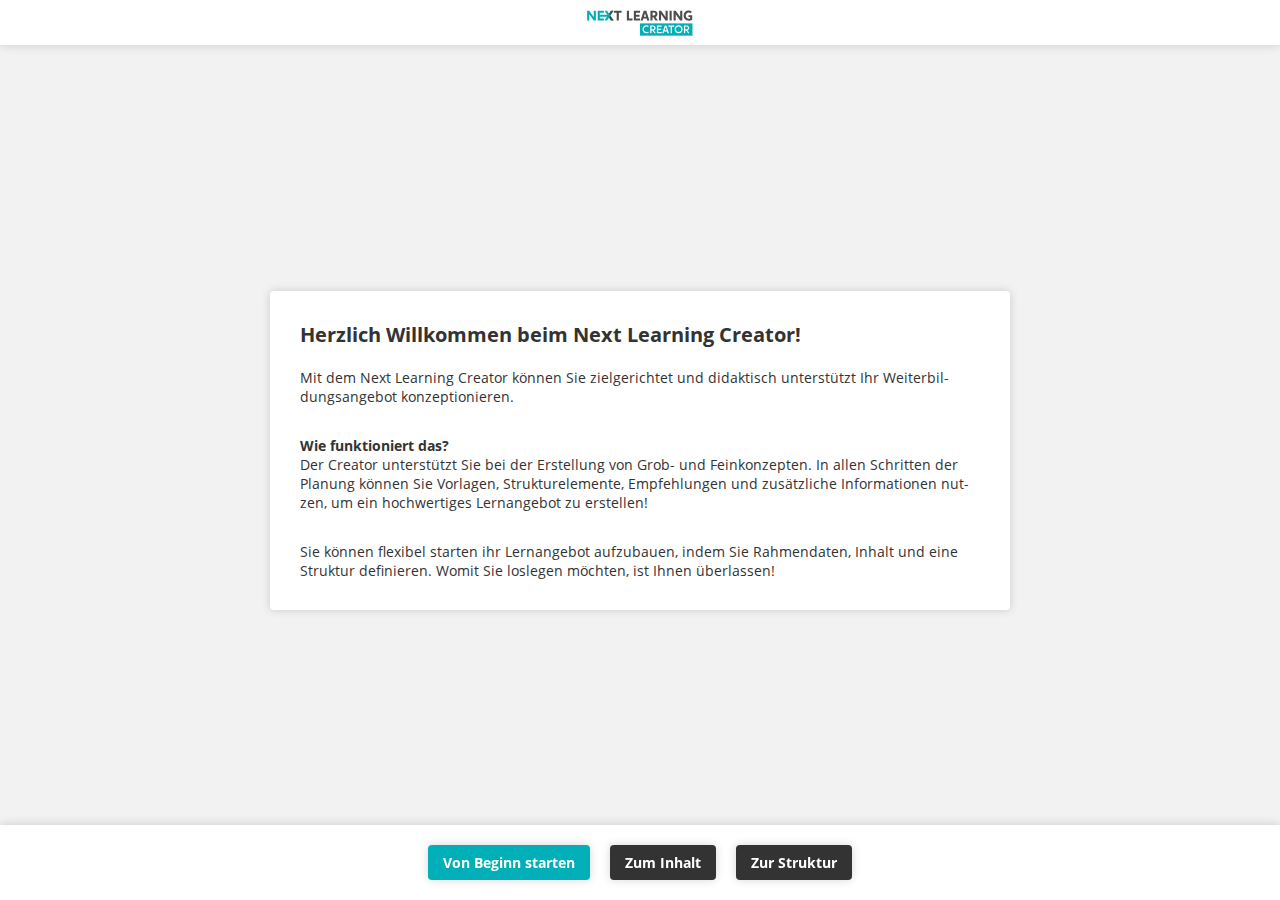
<file: creator/index.html>
<!DOCTYPE html>
<html lang="de">

<head>
    <meta charset="utf-8">
    <meta name="viewport" content="width=device-width, initial-scale=1.0">
    <title>Start - Next Learning Creator</title>
    
    <link rel="shortcut icon" type="image/x-icon" href="img/favicon.ico">
    <link href="fonts/fonts.css" rel="stylesheet">
    <link href="fonts/dooiconfont/dooiconfont.css" rel="stylesheet">
    <script src="libs/jquery-3.6.1.min.js"></script>
    <script src="libs/jquery-ui.min.js"></script>
    <script src="libs/jquery.ui.touch-punch.js"></script>
    <script src="libs/chart.umd.min.js"></script>

    <link rel="stylesheet" type="text/css" href="style.css">

    <script src="js/jsonInfotexts.js"></script>
    <script src="js/scriptStructure.js"></script>
    <script src="js/loadAndSaveData.js"></script>
    <script src="js/script.js"></script>
</head>

<body>
    <header>
        <span id="logo"><img class="logo" src="img/Logo_Next Learning_Creator.svg" alt="Logo Next Learning Creator"></span>
    </header>







    <main class="contentWidth">

        <section id="start">
            <div class="card bigPadding" style="max-width: 740px;">
                <h1>Herzlich Willkommen beim Next Learning Creator!</h1>
                <p>Mit dem Next Learning Creator können Sie zielgerichtet und didaktisch unterstützt Ihr Weiterbildungsangebot konzeptionieren.</p>
                <p><b>Wie funktioniert das?</b><br>
                Der Creator unterstützt Sie bei der Erstellung von Grob- und Feinkonzepten. In allen Schritten der Planung können Sie Vorlagen, Strukturelemente,  Empfehlungen und zusätzliche Informationen nutzen, um ein hochwertiges Lernangebot zu erstellen!</p>

                <p>Sie können flexibel starten ihr Lernangebot aufzubauen, indem Sie Rahmendaten, Inhalt und eine Struktur definieren. Womit Sie loslegen möchten, ist Ihnen überlassen!</p>
            </div>
        </section>
        
    </main>









    <footer>
        <nav id="menuFooter">
            <div class="startNavigateButtons">
                <a href="data.html" class="primaryButton small">Von Beginn starten</a>
                <a href="content.html" class="secondaryButton small">Zum Inhalt</a>
                <a href="structure.html" class="secondaryButton small">Zur Struktur</a>
            </div>
        </nav>
    </footer>
</body>

</html>
</file>
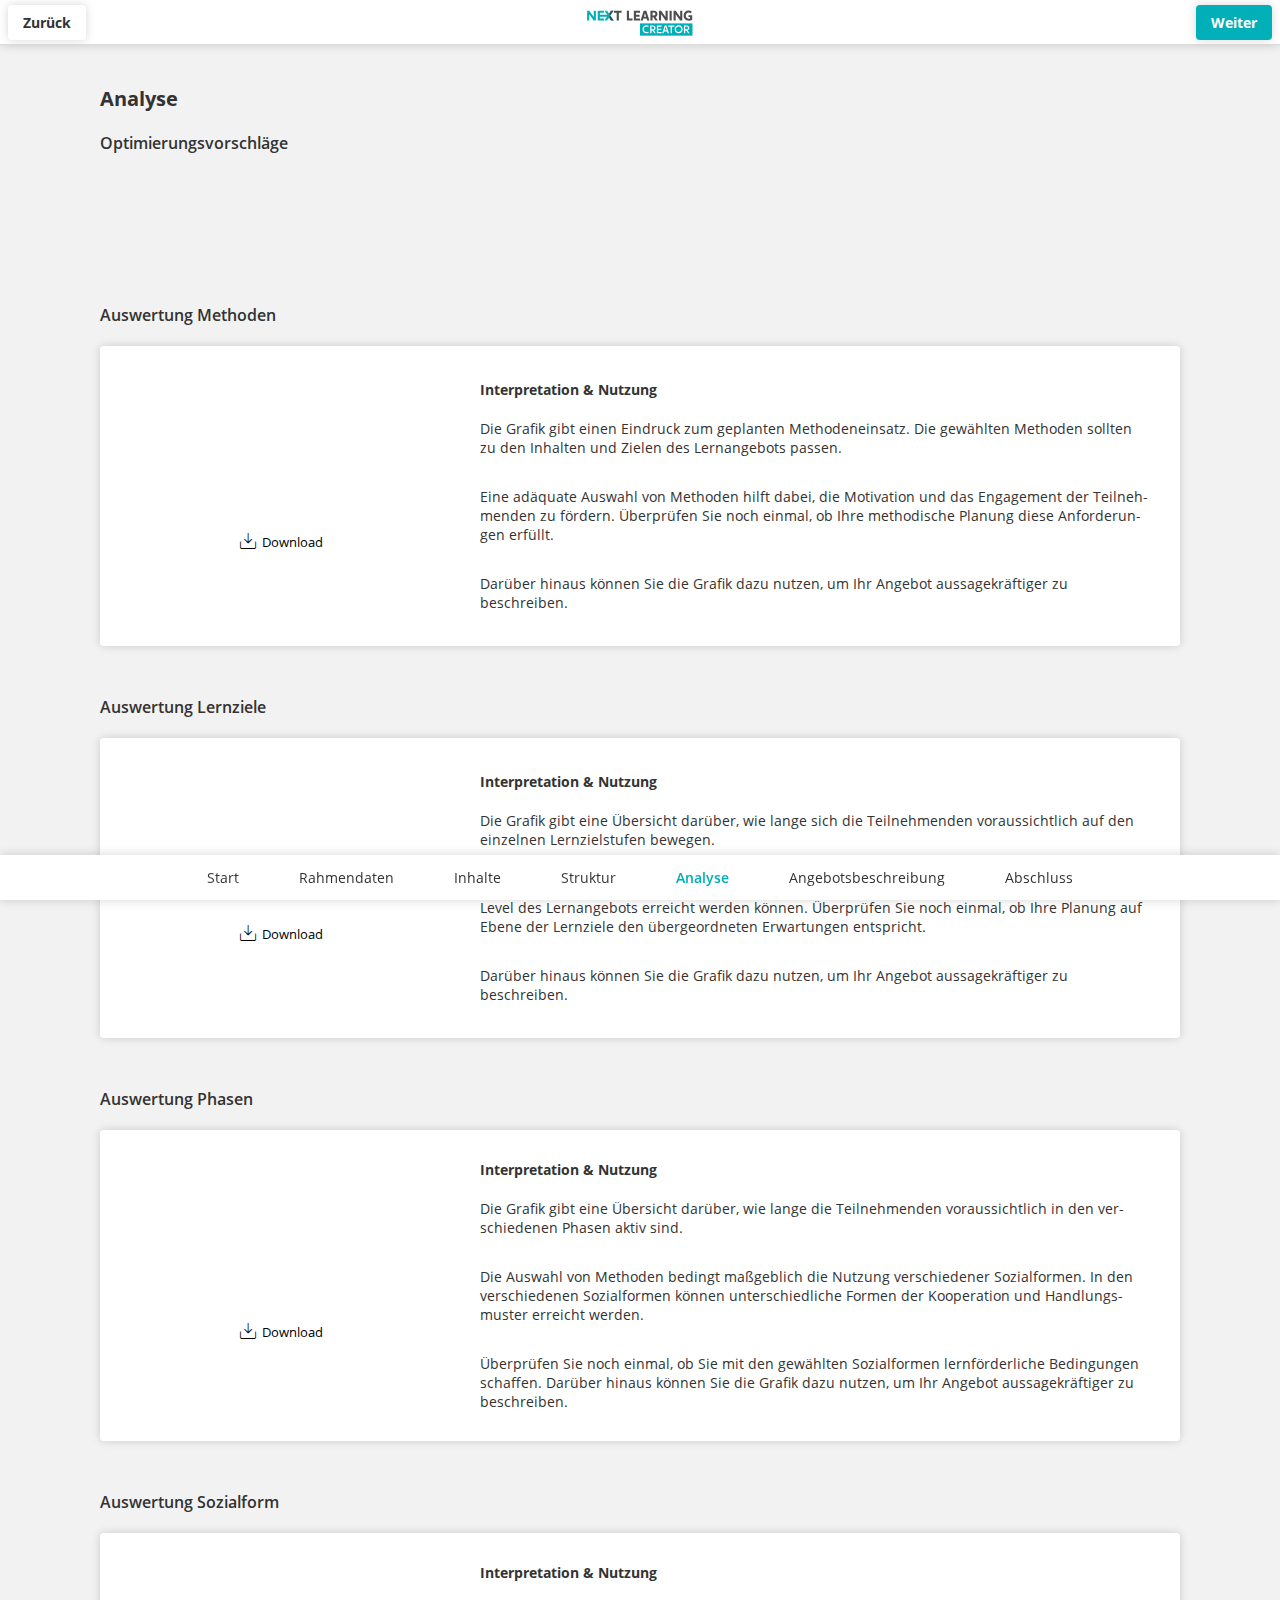
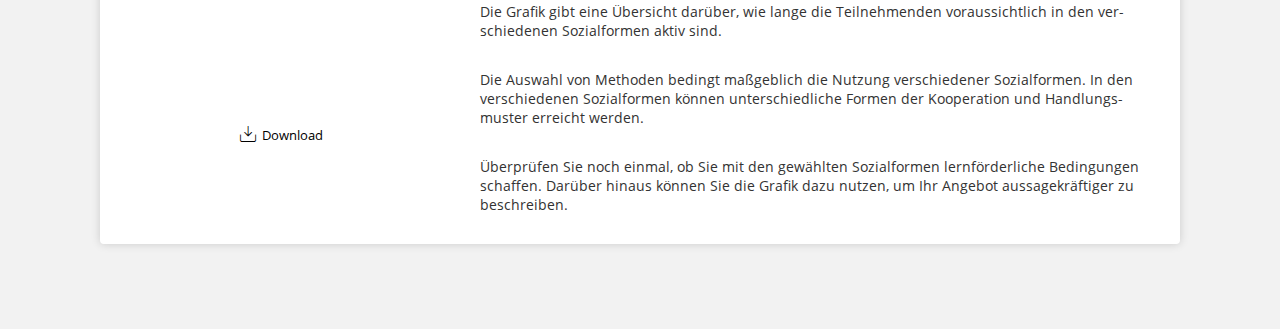
<file: creator/analysis.html>
<!DOCTYPE html>
<html lang="de">

<head>
    <meta charset="utf-8">
    <meta name="viewport" content="width=device-width, initial-scale=1.0">
    <title>Analyse - Next Learning Creator</title>

    <link rel="shortcut icon" type="image/x-icon" href="img/favicon.ico">
    <link href="fonts/fonts.css" rel="stylesheet">
    <link href="fonts/dooiconfont/dooiconfont.css" rel="stylesheet">
    <script src="libs/jquery-3.6.1.min.js"></script>
    <script src="libs/jquery-ui.min.js"></script>
    <script src="libs/jquery.ui.touch-punch.js"></script>
    <script src="libs/chart.umd.min.js"></script>
    <script src="libs/wordcloud.umd.min.js"></script>

    <link rel="stylesheet" type="text/css" href="style.css">

    <script src="js/jsonInfotexts.js"></script>
    <script src="js/scriptStructure.js"></script>
    <script src="js/loadAndSaveData.js"></script>
    <script src="js/generateAnalysis.js"></script>
    <script src="js/analyzeStructure.js"></script>
    <script src="js/script.js"></script>
</head>

<body>
    <header>
        <span id="logo"><img class="logo" src="img/Logo_Next Learning_Creator.svg"
                alt="Logo Next Learning Creator"></span>
    </header>
    <header class="hasSubHeader">
        <div class="headerLeft">
            <a href="structure.html" class="backButton small">Zurück</a>
        </div>

        <span id="logo"><img class="logo" src="img/Logo_Next Learning_Creator.svg"
                alt="Logo Next Learning Creator"></span>

        <div class="headerRight">
            <a href="offer.html" class="primaryButton small">Weiter</a>
        </div>
    </header>







    <main class="contentWidth">

        <section id="analysis">
            <h1>Analyse</h1>
            <!-- <div class="toolcheckInfoBox">
                <h3>Hinweis:</h3>
                Die Vorschläge sind nur ein Beispiel und hängen aktuell nicht mit den gewählten Inhalten zusammen.
            </div> -->
            <h3 class="cardTitle">Optimierungsvorschläge</h3>
            <div class="optimizationProposalsWrapper">
                <div class="cardConnectingLine"></div>
            </div>



            <div class="cardTitleWrapper">
                <h3 class="cardTitle">Auswertung Methoden</h3>

                <div class="card bigPadding analysisCardWrapper">
                    <div class="analysisCardLeft chartContainer">
                        <canvas id="evaluationMethods"></canvas>
                        <button class="downloadButton" title="Diagramm herunterladen" onclick="downloadCanvas(this);">
                            <span class="dooIconContainer dooContainerName-import">
                                <i class="dooIcon dooIcon-import dooIconSize-16"></i>
                            </span>
                            Download
                        </button>
                    </div>
                    <div class="analysisCardRight">
                        <h4 class="cardTitle">Interpretation & Nutzung</h4>
                        <p>
                            Die Grafik gibt einen Eindruck zum geplanten Methodeneinsatz. Die gewählten Methoden sollten
                            zu den Inhalten und Zielen des Lernangebots passen.
                        </p>
                        <p>
                            Eine adäquate Auswahl von Methoden hilft dabei, die Motivation und das Engagement der
                            Teilnehmenden zu fördern. Überprüfen Sie noch einmal, ob Ihre methodische Planung diese
                            Anforderungen erfüllt.
                        </p>
                        <p>
                            Darüber hinaus können Sie die Grafik dazu nutzen, um Ihr Angebot aussagekräftiger zu
                            beschreiben.
                        </p>
                    </div>
                </div>
            </div>

            <div class="cardTitleWrapper">
                <h3 class="cardTitle">Auswertung Lernziele</h3>

                <div class="card bigPadding analysisCardWrapper">
                    <div class="analysisCardLeft chartContainer">
                        <canvas id="evaluationLearningObjectives"></canvas>
                        <button class="downloadButton" title="Diagramm herunterladen" onclick="downloadCanvas(this);">
                            <span class="dooIconContainer dooContainerName-import">
                                <i class="dooIcon dooIcon-import dooIconSize-16"></i>
                            </span>
                            Download
                        </button>
                    </div>
                    <div class="analysisCardRight">
                        <h4 class="cardTitle">Interpretation & Nutzung</h4>
                        <p>
                            Die Grafik gibt eine Übersicht darüber, wie lange sich die Teilnehmenden voraussichtlich
                            auf
                            den einzelnen Lernzielstufen bewegen.
                        </p>
                        <p>
                            Die Darstellung gibt Hinweise darauf, inwiefern die beabsichtigten Groblernziele und das
                            geplante Level des Lernangebots erreicht werden können. Überprüfen Sie noch einmal, ob Ihre
                            Planung auf Ebene der Lernziele den übergeordneten Erwartungen entspricht.
                        </p>
                        <p>
                            Darüber hinaus können Sie die Grafik dazu nutzen, um Ihr Angebot aussagekräftiger zu
                            beschreiben.
                        </p>
                    </div>
                </div>
            </div>

            <div class="cardTitleWrapper">
                <h3 class="cardTitle">Auswertung Phasen</h3>

                <div class="card bigPadding analysisCardWrapper">
                    <div class="analysisCardLeft chartContainer">
                        <canvas id="evaluationPhase"></canvas>
                        <button class="downloadButton" title="Diagramm herunterladen" onclick="downloadCanvas(this);">
                            <span class="dooIconContainer dooContainerName-import">
                                <i class="dooIcon dooIcon-import dooIconSize-16"></i>
                            </span>
                            Download
                        </button>
                    </div>
                    <div class="analysisCardRight">
                        <h4 class="cardTitle">Interpretation & Nutzung</h4>
                        <p>
                            Die Grafik gibt eine Übersicht darüber, wie lange die Teilnehmenden voraussichtlich in den
                            verschiedenen Phasen aktiv sind.
                        </p>
                        <p>
                            Die Auswahl von Methoden bedingt maßgeblich die Nutzung verschiedener Sozialformen. In den
                            verschiedenen Sozialformen können unterschiedliche Formen der Kooperation und
                            Handlungsmuster erreicht werden.
                        </p>
                        <p>
                            Überprüfen Sie noch einmal, ob Sie mit den gewählten Sozialformen lernförderliche
                            Bedingungen schaffen. Darüber hinaus können Sie die Grafik dazu nutzen, um Ihr Angebot
                            aussagekräftiger zu beschreiben.
                        </p>
                    </div>
                </div>
            </div>

            <div class="cardTitleWrapper">
                <h3 class="cardTitle">Auswertung Sozialform</h3>

                <div class="card bigPadding analysisCardWrapper">
                    <div class="analysisCardLeft chartContainer">
                        <canvas id="evaluationSocialForm"></canvas>
                        <button class="downloadButton" title="Diagramm herunterladen" onclick="downloadCanvas(this);">
                            <span class="dooIconContainer dooContainerName-import">
                                <i class="dooIcon dooIcon-import dooIconSize-16"></i>
                            </span>
                            Download
                        </button>
                    </div>
                    <div class="analysisCardRight">
                        <h4 class="cardTitle">Interpretation & Nutzung</h4>
                        <p>
                            Die Grafik gibt eine Übersicht darüber, wie lange die Teilnehmenden voraussichtlich in den
                            verschiedenen Sozialformen aktiv sind.
                        </p>
                        <p>
                            Die Auswahl von Methoden bedingt maßgeblich die Nutzung verschiedener Sozialformen. In den
                            verschiedenen Sozialformen können unterschiedliche Formen der Kooperation und
                            Handlungsmuster erreicht werden.
                        </p>
                        <p>
                            Überprüfen Sie noch einmal, ob Sie mit den gewählten Sozialformen lernförderliche
                            Bedingungen schaffen. Darüber hinaus können Sie die Grafik dazu nutzen, um Ihr Angebot
                            aussagekräftiger zu beschreiben.
                        </p>
                    </div>
                </div>
            </div>

        </section>

    </main>









    <footer>
        <nav id="menuFooter">
            <ul class="menuFooterList">
                <li class="menuFooterListItem">
                    <a class="menuFooterListItemLink" href="index.html">
                        <span class="footerTitle">Start</span>
                    </a>
                </li>
                <li class="menuFooterListItem">
                    <a class="menuFooterListItemLink" href="data.html">
                        <span class="footerTitle">Rahmendaten</span>
                    </a>
                </li>
                <li class="menuFooterListItem">
                    <a class="menuFooterListItemLink" href="content.html">
                        <span class="footerTitle">Inhalte</span>
                    </a>
                </li>
                <li class="menuFooterListItem">
                    <a class="menuFooterListItemLink" href="structure.html">
                        <span class="footerTitle">Struktur</span>
                    </a>
                </li>
                <li class="menuFooterListItem active">
                    <a class="menuFooterListItemLink" href="analysis.html">
                        <span class="footerTitle">Analyse</span>
                    </a>
                </li>
                <li class="menuFooterListItem">
                    <a class="menuFooterListItemLink" href="offer.html">
                        <span class="footerTitle">Angebotsbeschreibung</span>
                    </a>
                </li>
                <li class="menuFooterListItem">
                    <a class="menuFooterListItemLink" href="conclusion.html">
                        <span class="footerTitle">Abschluss</span>
                    </a>
                </li>
            </ul>
        </nav>
    </footer>

    <!-- <div class="lightboxWrapper" id="toolcheckInfoBox">
        <div class="lightboxBackgroundMandatory"></div>
        <div class="lightboxContainer">
            <div class="lightboxInner card padding">
                <h1>Hinweis:</h1>
                <p>Auf dieser Seite sehen Sie bespielhafte Optimierungsvorschläge und grafische Auswertungen zu einem angelegten Lernangebot.</p>
                <p>Leider sind wir in der Entwicklung noch nicht so weit fortgeschritten, dass wir hier eine dynamische Oberfläche anbieten können, die sich auf die von dir angelegte Konzeption im Schritt "Struktur" bezieht. <br> Diese Funktion wird aktuell implementiert.</p>
        
                <button type="button" class="primaryButton small lightboxContentClose">Alles klar!</button>
            </div>
        </div>
    </div> -->

</body>

</html>
</file>
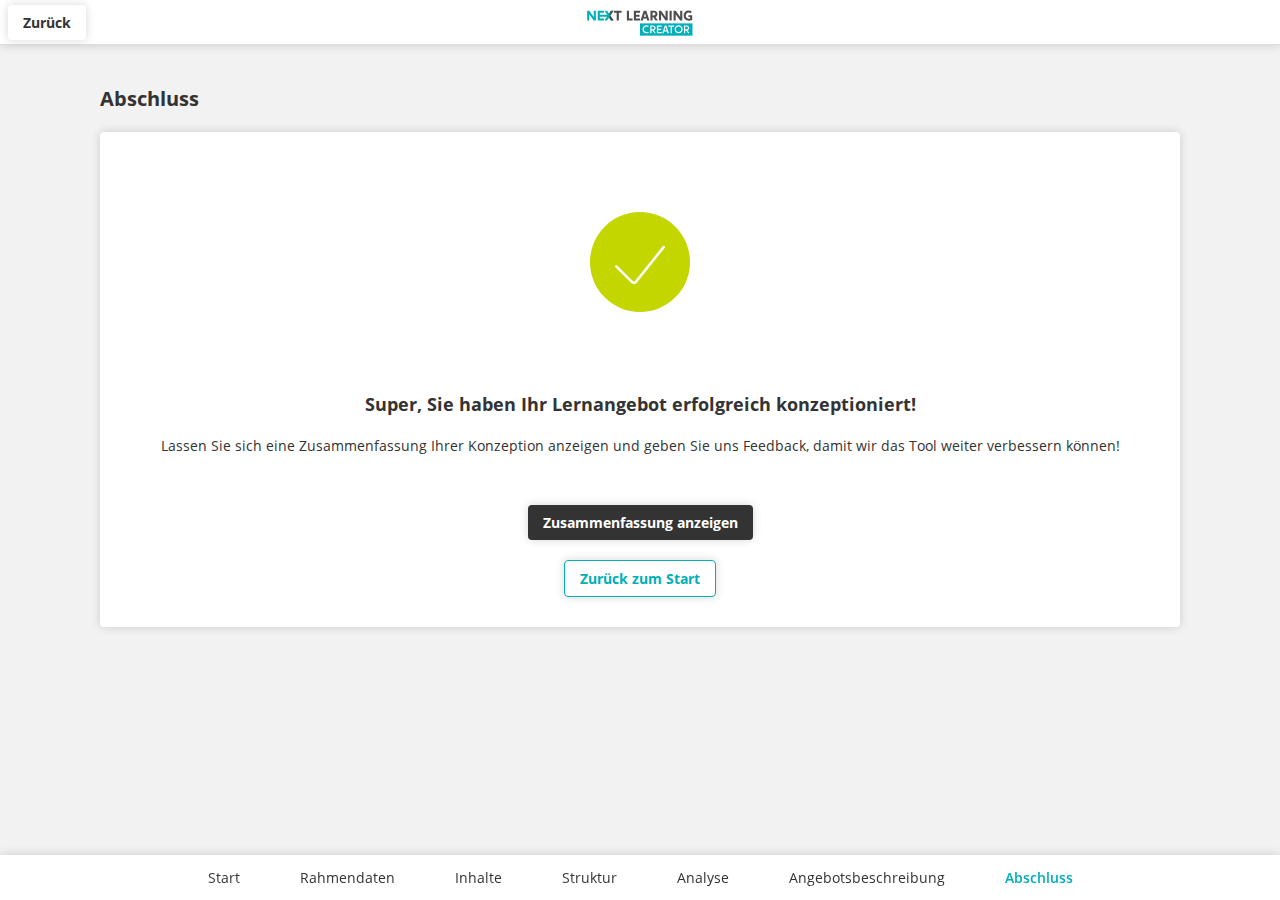
<file: creator/conclusion.html>
<!DOCTYPE html>
<html lang="de">

<head>
    <meta charset="utf-8">
    <meta name="viewport" content="width=device-width, initial-scale=1.0">
    <title>Start - Next Learning Creator</title>
    
    <link rel="shortcut icon" type="image/x-icon" href="img/favicon.ico">
    <link href="fonts/fonts.css" rel="stylesheet">
    <link href="fonts/dooiconfont/dooiconfont.css" rel="stylesheet">
    <script src="libs/jquery-3.6.1.min.js"></script>
    <script src="libs/jquery-ui.min.js"></script>
    <script src="libs/jquery.ui.touch-punch.js"></script>
    <script src="libs/chart.umd.min.js"></script>

    <link rel="stylesheet" type="text/css" href="style.css">

    <script src="js/jsonInfotexts.js"></script>
    <script src="js/scriptStructure.js"></script>
    <script src="js/loadAndSaveData.js"></script>
    <script src="js/script.js"></script>
</head>

<body>
    <header>
        <span id="logo"><img class="logo" src="img/Logo_Next Learning_Creator.svg"
                alt="Logo Next Learning Creator"></span>
    </header>
    <header class="hasSubHeader">
        <div class="headerLeft">
            <a href="offer.html" class="backButton small">Zurück</a>
        </div>

        <span id="logo"><img class="logo" src="img/Logo_Next Learning_Creator.svg"
                alt="Logo Next Learning Creator"></span>

        <div class="headerRight">
            <!-- <a href="index.html" class="primaryButton small">Weiter</a> -->
        </div>
    </header>







    <main class="contentWidth">

        <section id="conclusion">
            <h1>Abschluss</h1>

            <div class="cardTitleWrapper">
                <!-- <h3 class="cardTitle">Titel</h3> -->
                <div class="card bigPadding">
                    <div class="centerWrapper">
                        <div id="bubble-container">
                            <div class="itemOk">
                                <i class="iconOk"></i>
                            </div>
                        </div>
                        <div class="conclusionTextWrapper">
                            <h2>Super, Sie haben Ihr Lernangebot erfolgreich konzeptioniert!</h2>
                            <p>Lassen Sie sich eine Zusammenfassung Ihrer Konzeption anzeigen und geben Sie uns Feedback, damit wir das Tool weiter verbessern können!</p>
                        </div>
                        <a class="generatePDFButton secondaryButton small" href="summary.html" target="_blank">Zusammenfassung anzeigen</a>
                        <a class="tertiaryButton small margin-top-20" href="index.html" onclick="resetCreator();">Zurück zum Start</a>

                    </div>
                </div>
            </div>
            <!-- <a href="index.html" class="goNextSkip">Auf Startseite zurück</a> -->
        </section>

    </main>









    <footer>
        <nav id="menuFooter">
            <ul class="menuFooterList">
                <li class="menuFooterListItem">
                    <a class="menuFooterListItemLink" href="index.html">
                        <span class="footerTitle">Start</span>
                    </a>
                </li>
                <li class="menuFooterListItem">
                    <a class="menuFooterListItemLink" href="data.html">
                        <span class="footerTitle">Rahmendaten</span>
                    </a>
                </li>
                <li class="menuFooterListItem">
                    <a class="menuFooterListItemLink" href="content.html">
                        <span class="footerTitle">Inhalte</span>
                    </a>
                </li>

                <li class="menuFooterListItem">
                    <a class="menuFooterListItemLink" href="structure.html">
                        <span class="footerTitle">Struktur</span>
                    </a>
                </li>
                <li class="menuFooterListItem">
                    <a class="menuFooterListItemLink" href="analysis.html">
                        <span class="footerTitle">Analyse</span>
                    </a>
                </li>
                <li class="menuFooterListItem">
                    <a class="menuFooterListItemLink" href="offer.html">
                        <span class="footerTitle">Angebotsbeschreibung</span>
                    </a>
                </li>
                <li class="menuFooterListItem active">
                    <a class="menuFooterListItemLink" href="conclusion.html">
                        <span class="footerTitle">Abschluss</span>
                    </a>
                </li>
            </ul>
        </nav>
    </footer>
</body>

</html>
</file>
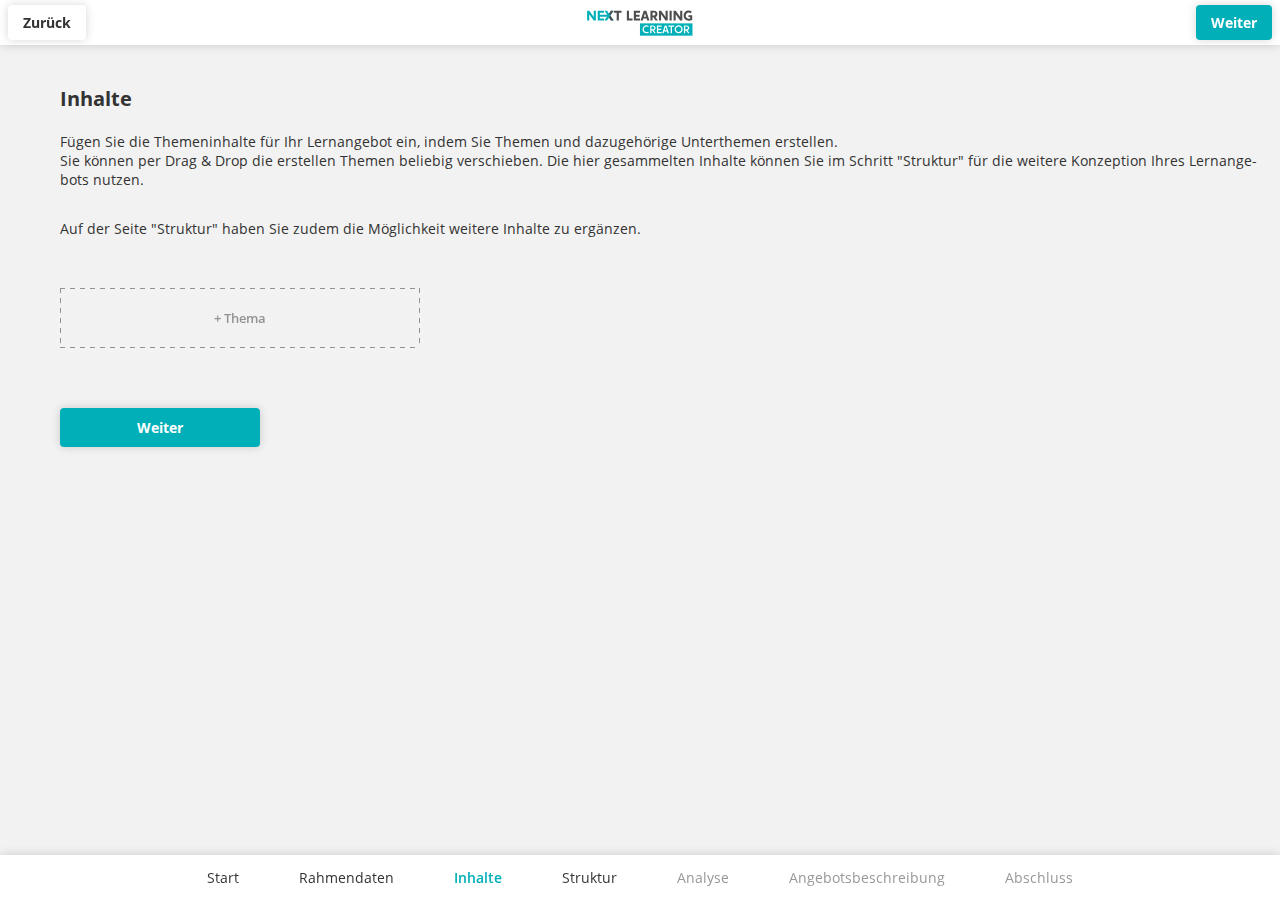
<file: creator/content.html>
<!DOCTYPE html>
<html lang="de">
    <head>
        <meta charset="utf-8">
        <meta name="viewport" content="width=device-width, initial-scale=1.0">
        <title>Inhalte - Next Learning Creator</title>
        
        <link rel="shortcut icon" type="image/x-icon" href="img/favicon.ico">
        <link href="fonts/fonts.css" rel="stylesheet">
        <link href="fonts/dooiconfont/dooiconfont.css" rel="stylesheet">
        <script src="libs/jquery-3.6.1.min.js"></script>
        <script src="libs/jquery-ui.min.js"></script>
        <script src="libs/jquery.ui.touch-punch.js"></script>
        <script src="libs/chart.umd.min.js"></script>

        <link rel="stylesheet" type="text/css" href="style.css">

        <script src="js/jsonInfotexts.js"></script>
        <script src="js/scriptStructure.js"></script>
        <!-- <script src="js/generateAndSaveStructure.js"></script> -->
        <script src="js/loadAndSaveData.js"></script>
        <script src="js/loadAndSaveContent.js"></script>
        <script src="js/script.js"></script>
    </head>
    <body>
        <header>
            <div class="headerLeft">
                <a href="data.html" class="backButton small">Zurück</a>
            </div>
            <span id="logo">
                <img class="logo" src="img/Logo_Next Learning_Creator.svg" alt="Logo Next Learning Creator">
            </span>
            <div class="headerRight">
                <a href="structure.html" class="primaryButton small">Weiter</a>
            </div>
        </header>
        <main class="fullWidth">
            <section id="content">
                <div class="innerSection introductionHeader">
                    <h1>Inhalte</h1>
                    <p>
                        Fügen Sie die Themeninhalte für Ihr Lernangebot ein, indem Sie Themen und dazugehörige Unterthemen erstellen. <br>
                        Sie können per Drag & Drop die erstellen Themen beliebig verschieben. Die hier gesammelten Inhalte können Sie im Schritt "Struktur" für die weitere Konzeption Ihres Lernangebots nutzen.
                    </p>
                    <p>Auf der Seite "Struktur" haben Sie zudem die Möglichkeit weitere Inhalte zu ergänzen.</p>
                    
                </div>
                
                <div class="contentCardWrapper thinScrollbar">
                    <div class="contentCardWrapperInner">
                        <div class="contentCardColumns"></div>
                        <div class="contentCardListColumn addContentCardColumn">
                            <button type="button" title="Thema hinzufügen" class="addBigContentCard">+ Thema</button>
                        </div>
                    </div>
                </div>
                <div class="goNextContainer">
                    <a href="structure.html" class="primaryButton primaryButtonSmall">Weiter</a>
                    <!-- <a href="template.html" class="goNextSkip">Überspringen</a> -->
                </div>
            </section>
        </main>
        <footer>
            <nav id="menuFooter">
                <ul class="menuFooterList">
                    <li class="menuFooterListItem">
                        <a class="menuFooterListItemLink" href="index.html">
                            <span class="footerTitle">Start</span>
                        </a>
                    </li>
                    <li class="menuFooterListItem">
                        <a class="menuFooterListItemLink" href="data.html">
                            <span class="footerTitle">Rahmendaten</span>
                        </a>
                    </li>
                    <li class="menuFooterListItem active">
                        <a class="menuFooterListItemLink" href="content.html">
                            <span class="footerTitle">Inhalte</span>
                        </a>
                    </li>
                    <li class="menuFooterListItem">
                        <a class="menuFooterListItemLink" href="structure.html">
                            <span class="footerTitle">Struktur</span>
                        </a>
                    </li>
                    <li class="menuFooterListItem inactive">
                        <a class="menuFooterListItemLink" href="analysis.html">
                            <span class="footerTitle">Analyse</span>
                        </a>
                    </li>
                    <li class="menuFooterListItem inactive">
                        <a class="menuFooterListItemLink" href="offer.html">
                            <span class="footerTitle">Angebotsbeschreibung</span>
                        </a>
                    </li>
                    <li class="menuFooterListItem inactive">
                        <a class="menuFooterListItemLink" href="conclusion.html">
                            <span class="footerTitle">Abschluss</span>
                        </a>
                    </li>
                </ul>
            </nav>
        </footer>
        <div class="infotextWrapper">
            <div class="infotextBackground"></div>
            <div class="infotextInner thinScrollbar">
                <div class="infotextTop padding">
                    <h3 class="infotextHeadline">Hinweis</h3>
                    <button title="Schließen" class="buttonText infotextClose">
                        <span class="dooIconContainer dooContainerName-cancel userIcon">
                            <i class="dooIcon dooIcon-cancel dooIconSize-20"></i>
                        </span>
                    </button>
                </div>
                <div class="infotextText padding">Lorem ipsum dolor sit amet, consetetur sadipscing elitr, sed diam nonumy eirmod tempor invidunt ut labore et dolore magna aliquyam erat, sed diam voluptua. At vero eos et accusam et justo duo dolores et ea rebum. Stet clita kasd gubergren, no sea takimata sanctus est Lorem ipsum dolor sit amet. Lorem ipsum dolor sit amet, consetetur sadipscing elitr, sed diam nonumy eirmod tempor invidunt ut labore et dolore magna aliquyam erat, sed diam voluptua. At vero eos et accusam et justo duo dolores et ea rebum. Stet clita kasd gubergren, no sea takimata sanctus est Lorem ipsum dolor sit amet.</div>
            </div>
        </div>
        <!-- content comments start -->
        <div class="contentCommentWrapper">
            <button type="button" title="Schließen" class="closeContentCommentWrapper">
                <span class="dooIconContainer dooContainerName-cancel userIcon">
                    <i class="dooIcon dooIcon-cancel dooIconSize-16"></i>
                </span>
            </button>
            <div class="currentContentCard">
                <!-- hier aktuelle Karte einfügen -->
                <div class="contentCard bigContentCard">
                    <div class="contentCardIcon contentCardDragIcon smallPadding ui-sortable-handle">
                        <span class="dooIconContainer dooContainerName-drag_handle userIcon">
                            <i class="dooIcon dooIcon-drag_handle dooIconSize-16"></i>
                        </span>
                    </div>
                    <div class="contentCardIcon contentCardCheckbox smallPadding">
                        <label class="checkboxItem">
                            <input type="checkbox">
                            <span></span>
                        </label>
                    </div>
                    <div class="contentCardTitle smallPadding" contenteditable="false" spellcheck="true"></div>
                    <button type="button" class="contentCardIcon contentCardCommentIcon smallPadding">
                        <span class="numberOfComments"></span>
                        <span class="dooIconContainer dooContainerName-community userIcon">
                            <i class="dooIcon dooIcon-community dooIconSize-20"></i>
                        </span>
                    </button>
                </div>
            </div>
            <div class="currentContentComments">
                <div class="allContentComments thinScrollbar">
                    <h3 class="cardTitle">Kommentare</h3>
                    <div class="noContentComments">Es sind keine Kommentare vorhanden.</div>
                </div>
                <div class="errorEmptyComment">Ein leerer Kommentar kann nicht hinzugefügt werden!</div>
                <textarea id="contentWriteCommentID" class="contentWriteComment thinScrollbar" name="contentWriteComment" placeholder="Kommentar schreiben..."></textarea>
                <button type="button" title="Kommentar senden" class="contentSendComment smallPadding">
                    <span class="dooIconContainer dooContainerName-send userIcon">
                        <i class="dooIcon dooIcon-send dooIconSize-16"></i>
                    </span>
                </button>
            </div>
        </div>
        <div class="contentLightboxCommentOverlay"></div>
        <!-- content comments end -->
    </body>
</html>
</file>
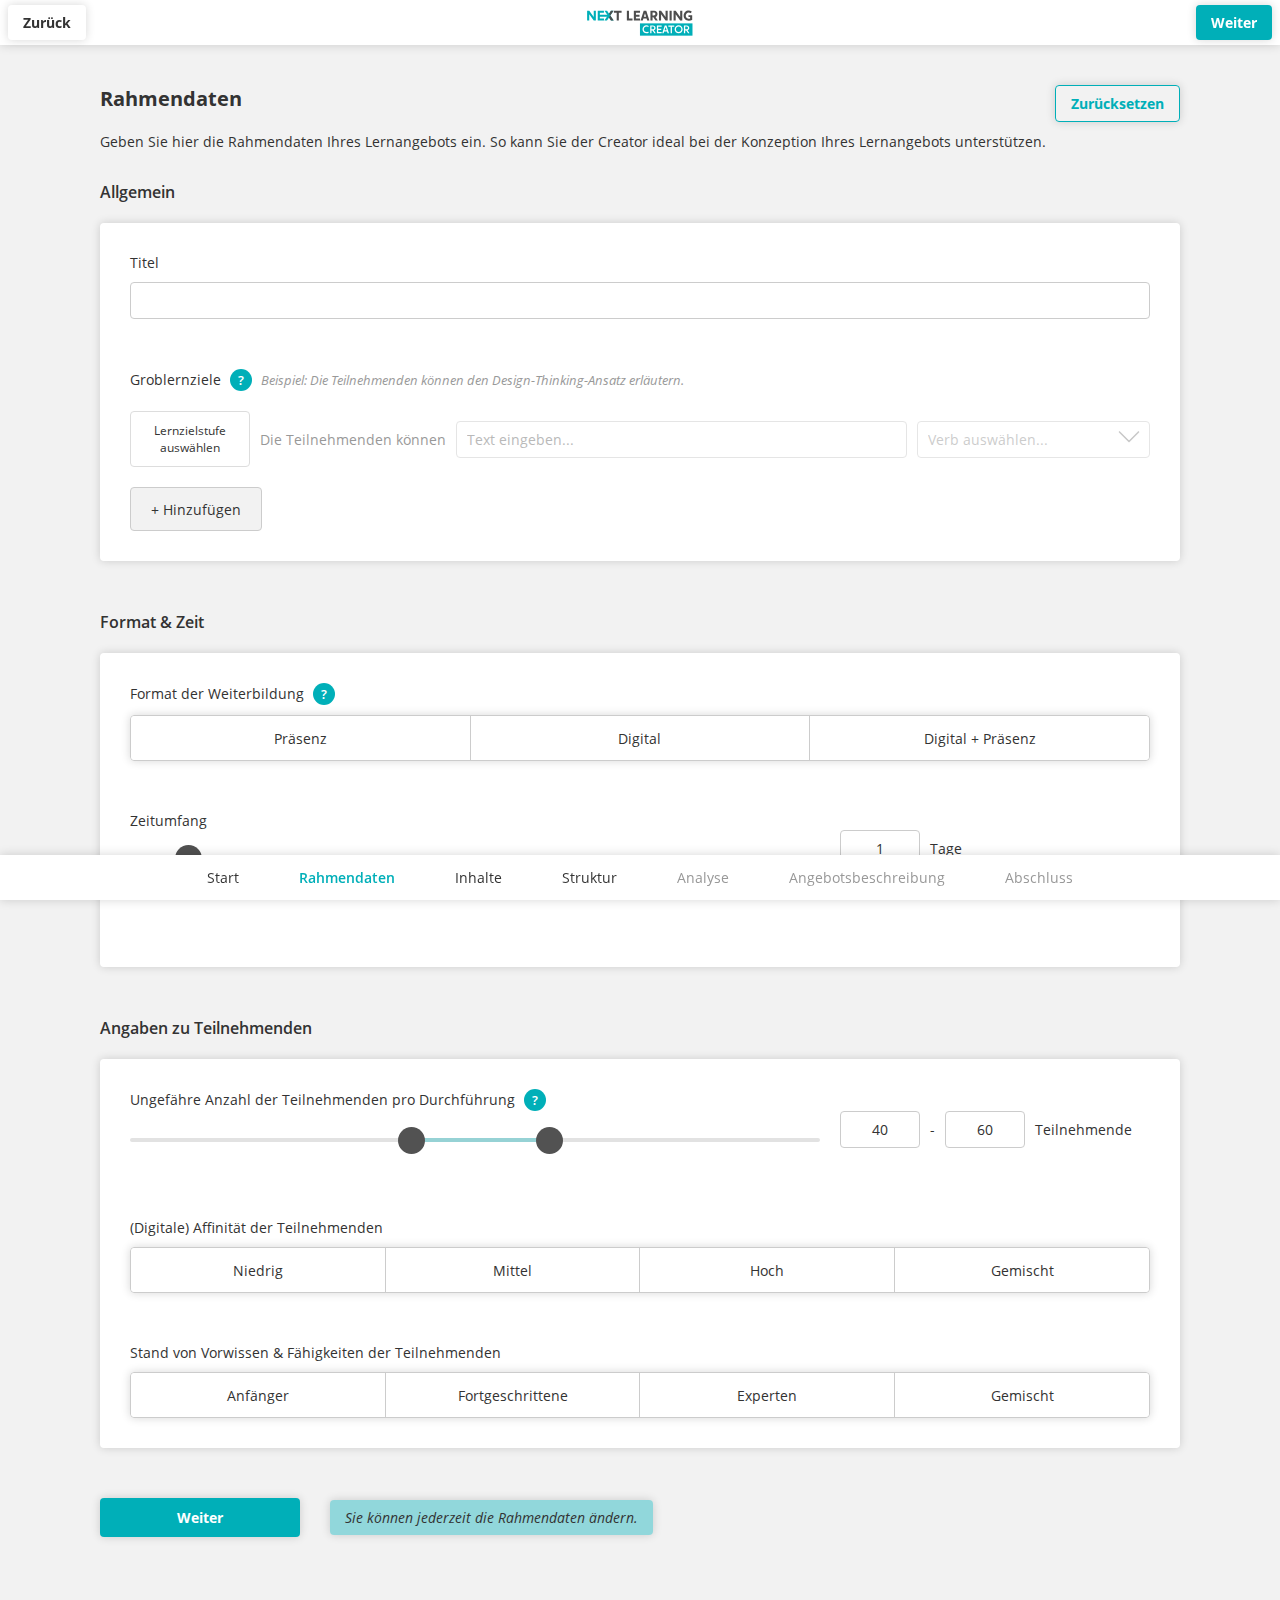
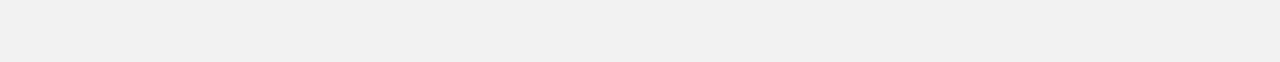
<file: creator/data.html>
<!DOCTYPE html>
<html lang="de">
    <head>
        <meta charset="utf-8">
        <meta name="viewport" content="width=device-width, initial-scale=1.0">
        <title>Rahmendaten - Next Learning Creator</title>
        
        <link rel="shortcut icon" type="image/x-icon" href="img/favicon.ico">
        <link href="fonts/fonts.css" rel="stylesheet">
        <link href="fonts/dooiconfont/dooiconfont.css" rel="stylesheet">
        <script src="libs/jquery-3.6.1.min.js"></script>
        <script src="libs/jquery-ui.min.js"></script>
        <link href="libs/jquery-ui.min.css" rel="stylesheet">
        <script src="libs/jquery.ui.touch-punch.js"></script>
        <script src="libs/chart.umd.min.js"></script>

        <link rel="stylesheet" type="text/css" href="style.css">

        <script src="js/jsonInfotexts.js"></script>
        <script src="js/scriptStructure.js"></script>
        <script src="js/loadAndSaveData.js"></script>
        <script src="js/script.js"></script>
    </head>
    <body>
        <header>
            <div class="headerLeft">
                <a href="index.html" class="backButton small">Zurück</a>
            </div>
            <span id="logo">
                <img class="logo" src="img/Logo_Next Learning_Creator.svg" alt="Logo Next Learning Creator">
            </span>
            <div class="headerRight">
                <a href="content.html" class="primaryButton small">Weiter</a>
            </div>
        </header>
        <main class="contentWidth">
            <section id="data">
                <div class="innerSection">
                    <div class="innerSectionHeaderWrapper">
                        <h1>Rahmendaten</h1>
                        <a class="tertiaryButton small" onclick="deleteAllData();">Zurücksetzen</a>
                    </div>
                    <p>Geben Sie hier die Rahmendaten Ihres Lernangebots ein. So kann Sie der Creator ideal bei der Konzeption Ihres Lernangebots unterstützen.</p>
                    <div class="cardTitleWrapper">
                        <h3 class="cardTitle">Allgemein</h3>
                        <div class="card bigPadding">
                            <div class="inputWrapper">
                                <label>
                                    <span class="labelText">Titel</span>
                                    <input id="dataTitle" name="dataTitle" class="input" autocomplete="off" placeholder=""></input>
                                </label>
                            </div>
                            <div class="inputWrapper">
                                <label>
                                    <span class="labelText">Groblernziele <div class="infoFormButtonWrapper">
                                            <button class="infotextButton infoFormButton" type="button" title="Erklärung anzeigen" data-infotext="groblernziele">?</button>
                                        </div>
                                    </span>
                                    <span class="labelHelpText">Beispiel: Die Teilnehmenden können den Design-Thinking-Ansatz erläutern.</span>
                                </label>
                                <div class="multipleTextInputWrapper dataLearningTargetWrapper">
                                    <div class="textInputBox entry-to-delete delete-stop noLevel dataLearningTargetRow">
                                        <div class="conceptRow conceptLearningTargetLevel empty selectLearningTargetLevelButton">
                                            <div class="conceptRowLightbox" style="display: none;">
                                                <div class="conceptRowLightboxBackground"></div>
                                                <div class="conceptRowLightboxContent">
                                                    <div class="card">
                                                        <!-- <div class="conceptRowLightboxHeader">Lernzielstufe wählen:</div> -->
                                                        <div class="conceptRowLightboxInner">
                                                            <div class="hasInfoButton">
                                                                <a href="#" class="conceptRowLightboxLink learningTargetLevelLink learningTargetLevelLinkData recommendation" data-level="1">Stufe 1: <span class="copy">Wissen &amp; imitierend handeln</span>
                                                                </a>
                                                                <button class="infotextButton" type="button" title="Erklärung anzeigen" data-infotext="learningTargetLevel1">?</button>
                                                            </div>
                                                            <div class="hasInfoButton">
                                                                <a href="#" class="conceptRowLightboxLink learningTargetLevelLink learningTargetLevelLinkData recommendation" data-level="2">Stufe 2: <span class="copy">Verstehen &amp; schematisch handeln</span>
                                                                </a>
                                                                <button class="infotextButton" type="button" title="Erklärung anzeigen" data-infotext="learningTargetLevel2">?</button>
                                                            </div>
                                                            <div class="hasInfoButton">
                                                                <a href="#" class="conceptRowLightboxLink learningTargetLevelLink learningTargetLevelLinkData" data-level="3">Stufe 3: <span class="copy">Anwenden &amp; fachgerecht handeln</span>
                                                                </a>
                                                                <button class="infotextButton" type="button" title="Erklärung anzeigen" data-infotext="learningTargetLevel3">?</button>
                                                            </div>
                                                            <div class="hasInfoButton">
                                                                <a href="#" class="conceptRowLightboxLink learningTargetLevelLink learningTargetLevelLinkData" data-level="4">Stufe 4: <span class="copy">Analysieren &amp; kontextabhängig handeln</span>
                                                                </a>
                                                                <button class="infotextButton" type="button" title="Erklärung anzeigen" data-infotext="learningTargetLevel4">?</button>
                                                            </div>
                                                            <div class="hasInfoButton">
                                                                <a href="#" class="conceptRowLightboxLink learningTargetLevelLink learningTargetLevelLinkData" data-level="5">Stufe 5: <span class="copy">Evaluieren &amp; variabel handeln</span>
                                                                </a>
                                                                <button class="infotextButton" type="button" title="Erklärung anzeigen" data-infotext="learningTargetLevel5">?</button>
                                                            </div>
                                                            <div class="hasInfoButton">
                                                                <a href="#" class="conceptRowLightboxLink learningTargetLevelLink learningTargetLevelLinkData" data-level="6">Stufe 6: <span class="copy">Erschaffen</span>
                                                                </a>
                                                                <button class="infotextButton" type="button" title="Erklärung anzeigen" data-infotext="learningTargetLevel6">?</button>
                                                            </div>
                                                        </div>
                                                    </div>
                                                </div>
                                            </div>
                                            <button class="conceptButton">
                                                <span class="newText">Lernzielstufe auswählen</span>
                                                <span class="conceptText">
                                                    <span class="conceptTitle"></span>
                                                    <!-- <span class="conceptContent"></span> -->
                                                </span>
                                                <span class="conceptEditButton dooIconContainer dooContainerName-pencil userIcon">
                                                    <i class="dooIcon dooIcon-pencil dooIconSize-16"></i>
                                                </span>
                                            </button>
                                        </div>
                                        <p class="textInputTitle">Die Teilnehmenden können</p>
                                        <input name="dataLearningTargetText" class="input dataLearningTargetText" autocomplete="off" placeholder="Text eingeben..."></input>
                                        <div class="dropdownContainer">
                                            <select class="dropdown smallDropdown dataLearningTargetVerb" name="dataLearningTargetVerb" onchange="changeDropdownStatus(this);">
                                                <option value="" disabled selected hidden>Verb auswählen...</option>
                                            </select>
                                            <div class="inputListItemArrow">
                                                <span class="dooIconContainer dooContainerName-arrow-down">
                                                    <i class="dooIcon dooIcon-arrow-down dooIconSize-20"></i>
                                                </span>
                                            </div>
                                        </div>
                                        <div class="deleteEntryButtonContainer" title="Löschen" onclick="deleteEntry(this);">
                                            <button class="deleteEntryButton smallPadding">
                                                <span class="dooIconContainer dooContainerName-trash">
                                                    <i class="dooIcon dooIcon-trash dooIconSize-16"></i>
                                                </span>
                                            </button>
                                        </div>
                                    </div>
                                    <div class="textInputBox textInputBoxPlaceholder">
                                        <div class="conceptRow conceptLearningTargetLevel empty selectLearningTargetLevelButton" style="display: none;">
                                            <button class="conceptButton">
                                                <span class="newText">Lernzielstufe auswählen</span>
                                            </button>
                                        </div>
                                        <p class="textInputTitle" style="display: none;">Die Teilnehmenden können</p>
                                        <button type="button" class="addButton" title="Groblernziel hinzufügen" onclick="addTextInputList(this);">+ Hinzufügen</button>
                                    </div>
                                </div>
                            </div>
                        </div>
                    </div>
                    <div class="cardTitleWrapper">
                        <h3 class="cardTitle">Format & Zeit</h3>
                        <div class="card bigPadding">
                            <div class="inputWrapper">
                                <label>
                                    <span class="labelText">Format der Weiterbildung <div class="infoFormButtonWrapper">
                                            <button class="infotextButton infoFormButton" type="button" title="Erklärung anzeigen" data-infotext="formatDerWeiterbildung">?</button>
                                        </div>
                                    </span>
                                </label>
                                <div class="multipleButton multipleButtonResponse">
                                    <button class="singleMultipleButton buttonStart dataFormat multipleButtonResponsePresence" data-format="presence" onclick="multipleButtonActive(this);">Präsenz</button>
                                    <button class="singleMultipleButton buttonMiddle dataFormat multipleButtonResponseDigital" data-format="digital" onclick="multipleButtonActive(this);">Digital</button>
                                    <button class="singleMultipleButton buttonEnd dataFormat multipleButtonResponsePresenceDigital" data-format="digital-presence" onclick="multipleButtonActive(this);">Digital + Präsenz</button>
                                    <button class="singleMultipleButton buttonEnd dataFormat" data-format="open" onclick="multipleButtonActive(this);">Offen für Vorschläge</button>
                                </div>
                            </div>
                            <div class="inputWrapper additionalQuestionDigitalFormat">
                                <label>
                                    <span class="labelText">Digitales Format</span>
                                </label>
                                <div class="multipleButton">
                                    <button class="singleMultipleButton buttonStart dataDigitalFormat" data-digitalFormat="live-online" onclick="multipleButtonActive(this); multipleButtonSliderType(this);">Live-Online-Training</button>
                                    <button class="singleMultipleButton buttonEnd dataDigitalFormat" data-digitalFormat="elearning" onclick="multipleButtonActive(this); multipleButtonSliderType(this);">E-Learning</button>
                                </div>
                            </div>
                            <div class="inputWrapper additionalQuestionTimeDefault">
                                <label>
                                    <span class="labelText">Zeitumfang</span>
                                </label>
                                <div class="sliderInputContainer">
                                    <div class="rangeContainer">
                                        <div class="sliderLableContainer">
                                            <input type="range" min="0.5" max="8" step="0.5" class="slider secondSlider dataTime" oninput="sliderValue(this)">
                                        </div>
                                    </div>
                                    <div class="hourDayContainer">
                                        <input type="number" class="sliderInput dataTime" id="dataTime" name="dataTime" min="0" max="100" onchange="outputValue(this)">
                                        <div class="silderInputText dataTimeType" data-timeType="days"> Tage </div>
                                        <!-- <div class="multipleButton alwaysActive">
                                            <button class="singleMultipleButton buttonStart dataTimeType active" data-timeType="hours" onclick="multipleButtonActive(this); multipleButtonSliderRange(this);">Stunden</button>
                                            <button class="singleMultipleButton buttonEnd dataTimeType" data-timeType="days" onclick="multipleButtonActive(this); multipleButtonSliderRange(this);">Tage</button>
                                        </div> -->
                                    </div>
                                </div>
                            </div>                            
                            <div class="inputWrapper additionalQuestionTimeDigital">
                                <label>
                                    <span class="labelText">Zeitumfang Digital</span>
                                </label>
                                <div class="sliderInputContainer">
                                    <div class="rangeContainer">
                                        <div class="sliderLableContainer">
                                            <input type="range" min="0.5" max="16" step="0.5" class="slider secondSlider dataTimeDigital" oninput="sliderValue(this)">
                                        </div>
                                    </div>
                                    <div class="hourDayContainer">
                                        <input type="number" class="sliderInput dataTimeDigital" id="dataTimeDigital" name="dataTimeDigital" min="0" max="100" onchange="outputValue(this)">
                                        <div class="silderInputText dataTimeDigitalType" data-timeType="hours"> Stunden </div>
                                        <!-- <div class="multipleButton alwaysActive">
                                            <button class="singleMultipleButton buttonStart dataTimeDigitalType active" data-timeDigitalType="hours" onclick="multipleButtonActive(this); multipleButtonSliderRange(this);">Stunden</button>
                                            <button class="singleMultipleButton buttonEnd dataTimeDigitalType" data-timeDigitalType="days" onclick="multipleButtonActive(this); multipleButtonSliderRange(this);">Tage</button>
                                        </div> -->
                                    </div>
                                </div>
                            </div>
                            <div class="inputWrapper additionalQuestionTimePresence">
                                <label>
                                    <span class="labelText">Zeitumfang Präsenz</span>
                                </label>
                                <div class="sliderInputContainer">
                                    <div class="rangeContainer">
                                        <div class="sliderLableContainer">
                                            <input type="range" min="0.5" max="8" step="0.5" class="slider secondSlider dataTimePresence" oninput="sliderValue(this)">
                                        </div>
                                    </div>
                                    <div class="hourDayContainer">
                                        <input type="number" class="sliderInput dataTimePresence" id="dataTimePresence" name="dataTimePresence" min="0" max="100" onchange="outputValue(this)">
                                        <div class="silderInputText dataTimePresenceType" data-timeType="days"> Tage </div>
                                        <!-- <div class="multipleButton alwaysActive">
                                            <button class="singleMultipleButton buttonStart sliderConfig1 dataTimePresenceType active" data-timePresenceType="hours" onclick="multipleButtonActive(this); multipleButtonSliderRange(this);">Stunden</button>
                                            <button class="singleMultipleButton buttonEnd sliderConfig2 dataTimePresenceType" data-timePresenceType="days" onclick="multipleButtonActive(this); multipleButtonSliderRange(this);">Tage</button>
                                        </div> -->
                                    </div>
                                </div>
                            </div>
                        </div>
                    </div>
                    <div class="cardTitleWrapper">
                        <h3 class="cardTitle">Angaben zu Teilnehmenden</h3>
                        <div class="card bigPadding">
                            <div class="inputWrapper">
                                <label>
                                    <span class="labelText">Ungefähre Anzahl der Teilnehmenden pro Durchführung</span>
                                    <div class="infoFormButtonWrapper">
                                        <button class="infotextButton infoFormButton" type="button" title="Erklärung anzeigen" data-infotext="ungefaehreAnzahlTeilnehmendeProDurchführung">?</button>
                                    </div>
                                </label>
                                <div class="sliderInputContainer">
                                    <!-- <div class="rangeContainer">
                                        <div class="sliderLableContainer">
                                            <input type="range" min="1" max="100" step="1" class="slider secondSlider dataUserPerEvent" oninput="sliderValue(this)">
                                        </div>
                                    </div> -->
                                    <div class="rangeContainer">
                                        <div class="sliderRangeContainer">
                                            <!-- <input type="range" min="1" max="100" step="1" class="slider rangeSliderUI dataUserPerEvent" oninput="sliderValue(this)"> -->
                                            <div class="rangeSliderUI"></div>
                                        </div>
                                    </div>
                                    <div class="hourDayContainer">
                                        <input type="number" class="sliderInput dataUserPerEventMin" id="dataUserPerEventMin" name="dataUserPerEventMin" min="0" max="100" step="1" value="40" onchange="outputRangeValue(this)" oninput="validateSliderInput(this);">
                                        -
                                        <input type="number" class="sliderInput dataUserPerEventMax" id="dataUserPerEventMax" name="dataUserPerEventMax" min="0" max="100" step="1" value="60" onchange="outputRangeValue(this)" oninput="validateSliderInput(this);">
                                        <div class="silderInputText"> Teilnehmende </div>
                                    </div>
                                </div>
                            </div>
                            <!-- <div class="inputWrapper">
                                <label>
                                    <span class="labelText">Ungefähre Anzahl der Teilnehmenden insgesamt</span>
                                    <div class="infoFormButtonWrapper">
                                        <button class="infotextButton infoFormButton" type="button" title="Erklärung anzeigen" data-infotext="ungefaehreAnzahlTeilnehmendeInsgesamt">?</button>
                                    </div>
                                </label>
                                <div class="sliderInputContainer">
                                    <div class="rangeContainer">
                                        <div class="sliderLableContainer">
                                            <input type="range" min="1" max="1000" step="1" class="slider secondSlider dataUserTotal" id="dataQuestion11" oninput="sliderValue(this)">
                                        </div>
                                    </div>
                                    <div class="hourDayContainer">
                                        <input type="number" class="sliderInput dataUserTotal"  id="dataUserTotal" name="dataUserTotal" min="0" max="1000" onchange="outputValue(this)">
                                        <div class="silderInputText"> Teilnehmende </div>
                                    </div>
                                </div>
                            </div> -->
                            <div class="inputWrapper">
                                <label>
                                    <span class="labelText">(Digitale) Affinität der Teilnehmenden</span>
                                </label>
                                <div class="multipleButton">
                                    <button class="singleMultipleButton buttonStart dataDigitalAffinity" data-digitalAffinity="low" onclick="multipleButtonActive(this);">Niedrig</button>
                                    <button class="singleMultipleButton buttonMiddle dataDigitalAffinity" data-digitalAffinity="middle" onclick="multipleButtonActive(this);">Mittel</button>
                                    <button class="singleMultipleButton buttonMiddle dataDigitalAffinity" data-digitalAffinity="high" onclick="multipleButtonActive(this);">Hoch</button>
                                    <button class="singleMultipleButton buttonEnd dataDigitalAffinity" data-digitalAffinity="mixed" onclick="multipleButtonActive(this);">Gemischt</button>
                                </div>
                            </div>
                            <div class="inputWrapper">
                                <label>
                                    <span class="labelText">Stand von Vorwissen & Fähigkeiten der Teilnehmenden</span>
                                </label>
                                <div class="multipleButton">
                                    <button class="singleMultipleButton buttonStart dataKnowledgeSkills" data-knowledgeSkills="beginner" onclick="multipleButtonActive(this);">Anfänger</button>
                                    <button class="singleMultipleButton buttonMiddle dataKnowledgeSkills" data-knowledgeSkills="advanced" onclick="multipleButtonActive(this);">Fortgeschrittene</button>
                                    <button class="singleMultipleButton buttonMiddle dataKnowledgeSkills" data-knowledgeSkills="expert" onclick="multipleButtonActive(this);">Experten</button>
                                    <button class="singleMultipleButton buttonEnd dataKnowledgeSkills" data-knowledgeSkills="mixed" onclick="multipleButtonActive(this);">Gemischt</button>
                                </div>
                            </div>
                        </div>
                    </div>
                    <div class="goNextContainer">
                        <a href="content.html" class="primaryButton primaryButtonSmall">Weiter</a>
                        <p class="goNextInfotext">Sie können jederzeit die Rahmendaten ändern.</p>
                    </div>
                </div>
            </section>
        </main>
        <footer>
            <nav id="menuFooter">
                <ul class="menuFooterList">
                    <li class="menuFooterListItem">
                        <a class="menuFooterListItemLink" href="index.html">
                            <span class="footerTitle">Start</span>
                        </a>
                    </li>
                    <li class="menuFooterListItem active">
                        <a class="menuFooterListItemLink" href="data.html">
                            <span class="footerTitle">Rahmendaten</span>
                        </a>
                    </li>
                    <li class="menuFooterListItem">
                        <a class="menuFooterListItemLink" href="content.html">
                            <span class="footerTitle">Inhalte</span>
                        </a>
                    </li>
                    <li class="menuFooterListItem">
                        <a class="menuFooterListItemLink" href="structure.html">
                            <span class="footerTitle">Struktur</span>
                        </a>
                    </li>
                    <li class="menuFooterListItem inactive">
                        <a class="menuFooterListItemLink" href="analysis.html">
                            <span class="footerTitle">Analyse</span>
                        </a>
                    </li>
                    <li class="menuFooterListItem inactive">
                        <a class="menuFooterListItemLink" href="offer.html">
                            <span class="footerTitle">Angebotsbeschreibung</span>
                        </a>
                    </li>
                    <li class="menuFooterListItem inactive">
                        <a class="menuFooterListItemLink" href="conclusion.html">
                            <span class="footerTitle">Abschluss</span>
                        </a>
                    </li>
                </ul>
            </nav>
        </footer>
        <div class="infotextWrapper">
            <div class="infotextBackground"></div>
            <div class="infotextInner thinScrollbar">
                <div class="infotextTop padding">
                    <h3 class="infotextHeadline">Hinweis</h3>
                    <button class="buttonText infotextClose">
                        <span class="dooIconContainer dooContainerName-cancel userIcon">
                            <i class="dooIcon dooIcon-cancel dooIconSize-20"></i>
                        </span>
                    </button>
                </div>
                <div class="infotextText padding">Lorem ipsum dolor sit amet, consetetur sadipscing elitr, sed diam nonumy eirmod tempor invidunt ut labore et dolore magna aliquyam erat, sed diam voluptua. At vero eos et accusam et justo duo dolores et ea rebum. Stet clita kasd gubergren, no sea takimata sanctus est Lorem ipsum dolor sit amet. Lorem ipsum dolor sit amet, consetetur sadipscing elitr, sed diam nonumy eirmod tempor invidunt ut labore et dolore magna aliquyam erat, sed diam voluptua. At vero eos et accusam et justo duo dolores et ea rebum. Stet clita kasd gubergren, no sea takimata sanctus est Lorem ipsum dolor sit amet.</div>
            </div>
        </div>
        <div class="lightboxWrapper" id="deleteAllData">
            <div class="lightboxBackground"></div>
            <div class="lightboxContainer">
                <div class="lightboxInner card padding">
                    <h1>Bisherige Planung löschen</h1>
                    <p>Durch das Zurücksetzen werden alle Ihre Daten aus dem Next Learning Creator gelöscht und Sie können von Vorne beginnen.</p>
                    <h3>Möchten Sie von Vorne beginnen?</h3>
                    <div class="lightboxButtons">
                        <button type="button" class="primaryButton small lightboxContentClose" onclick="resetCreator();">Ja, alles löschen</button>
                        <a><button type="button" class="tertiaryButton small lightboxContentClose">Abbrechen</button></a>
                    </div>
                </div>
            </div>
        </div>
    </body>
</html>
</file>
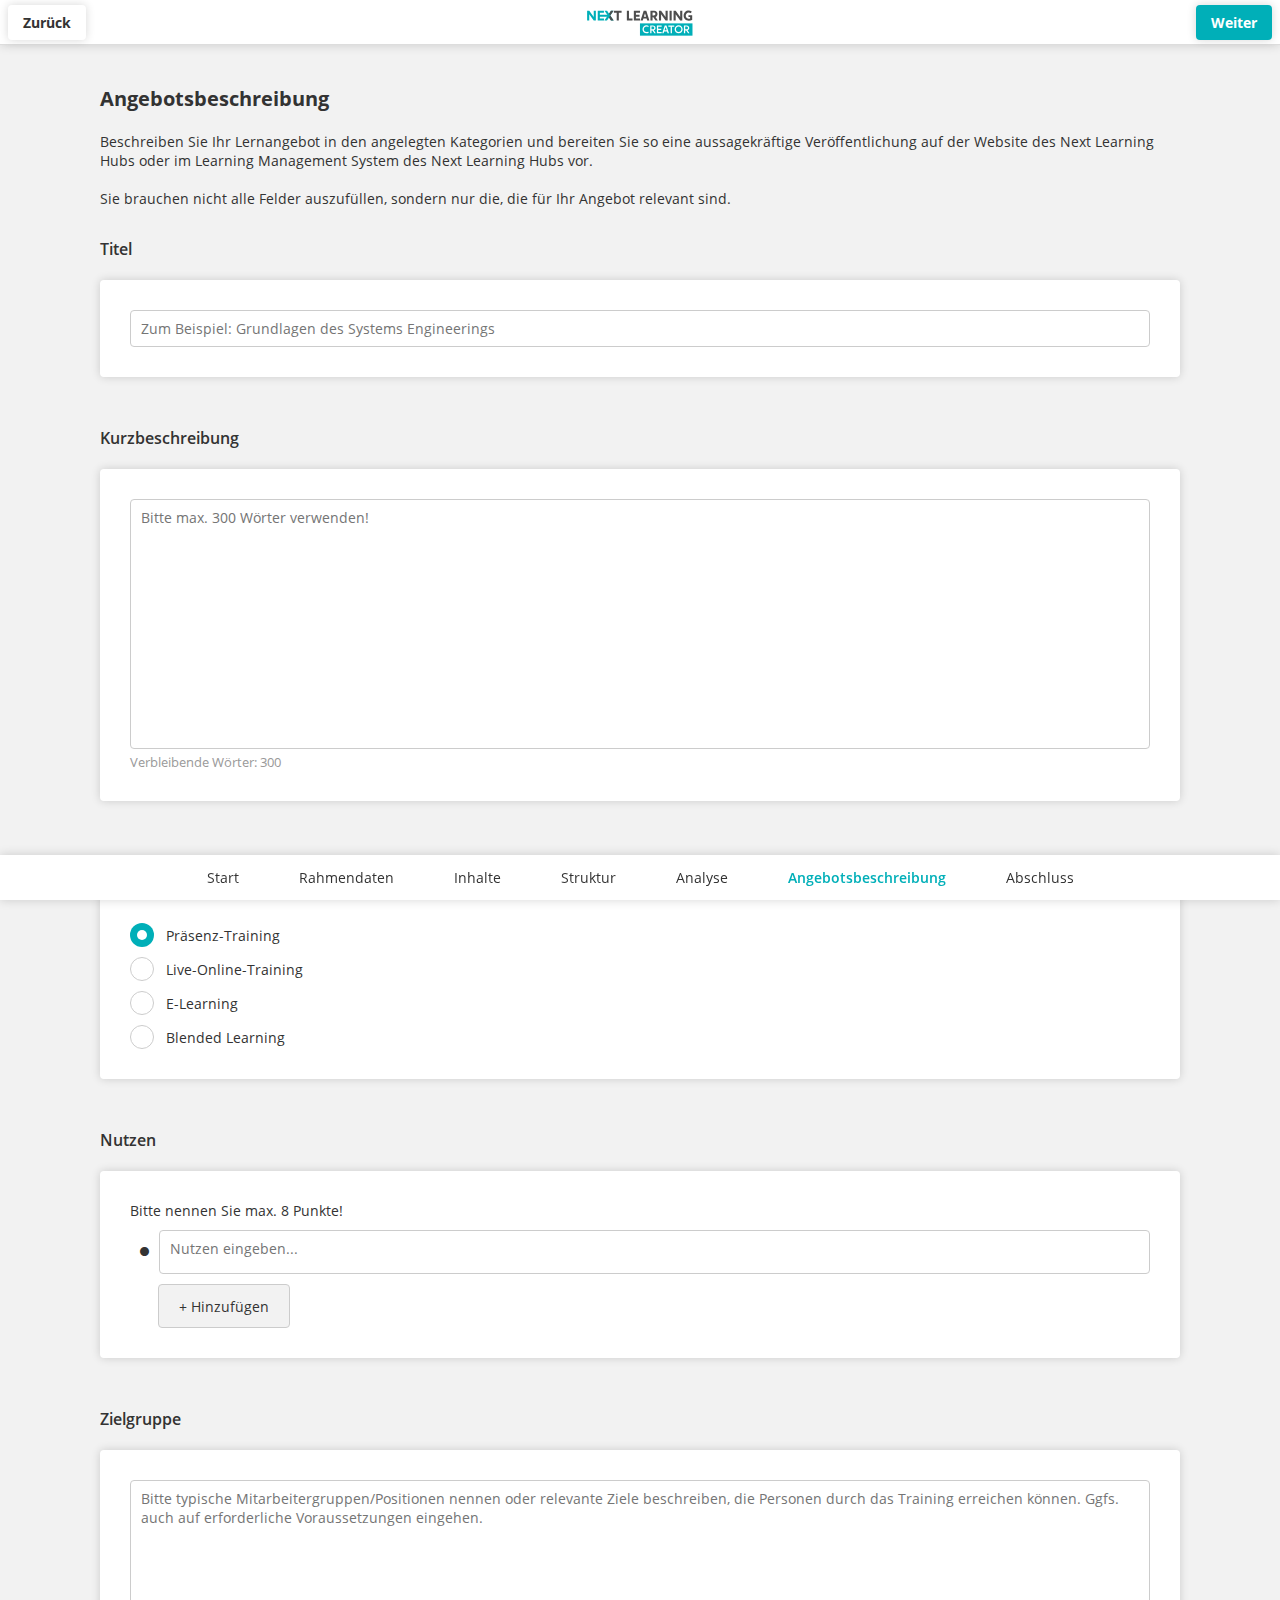
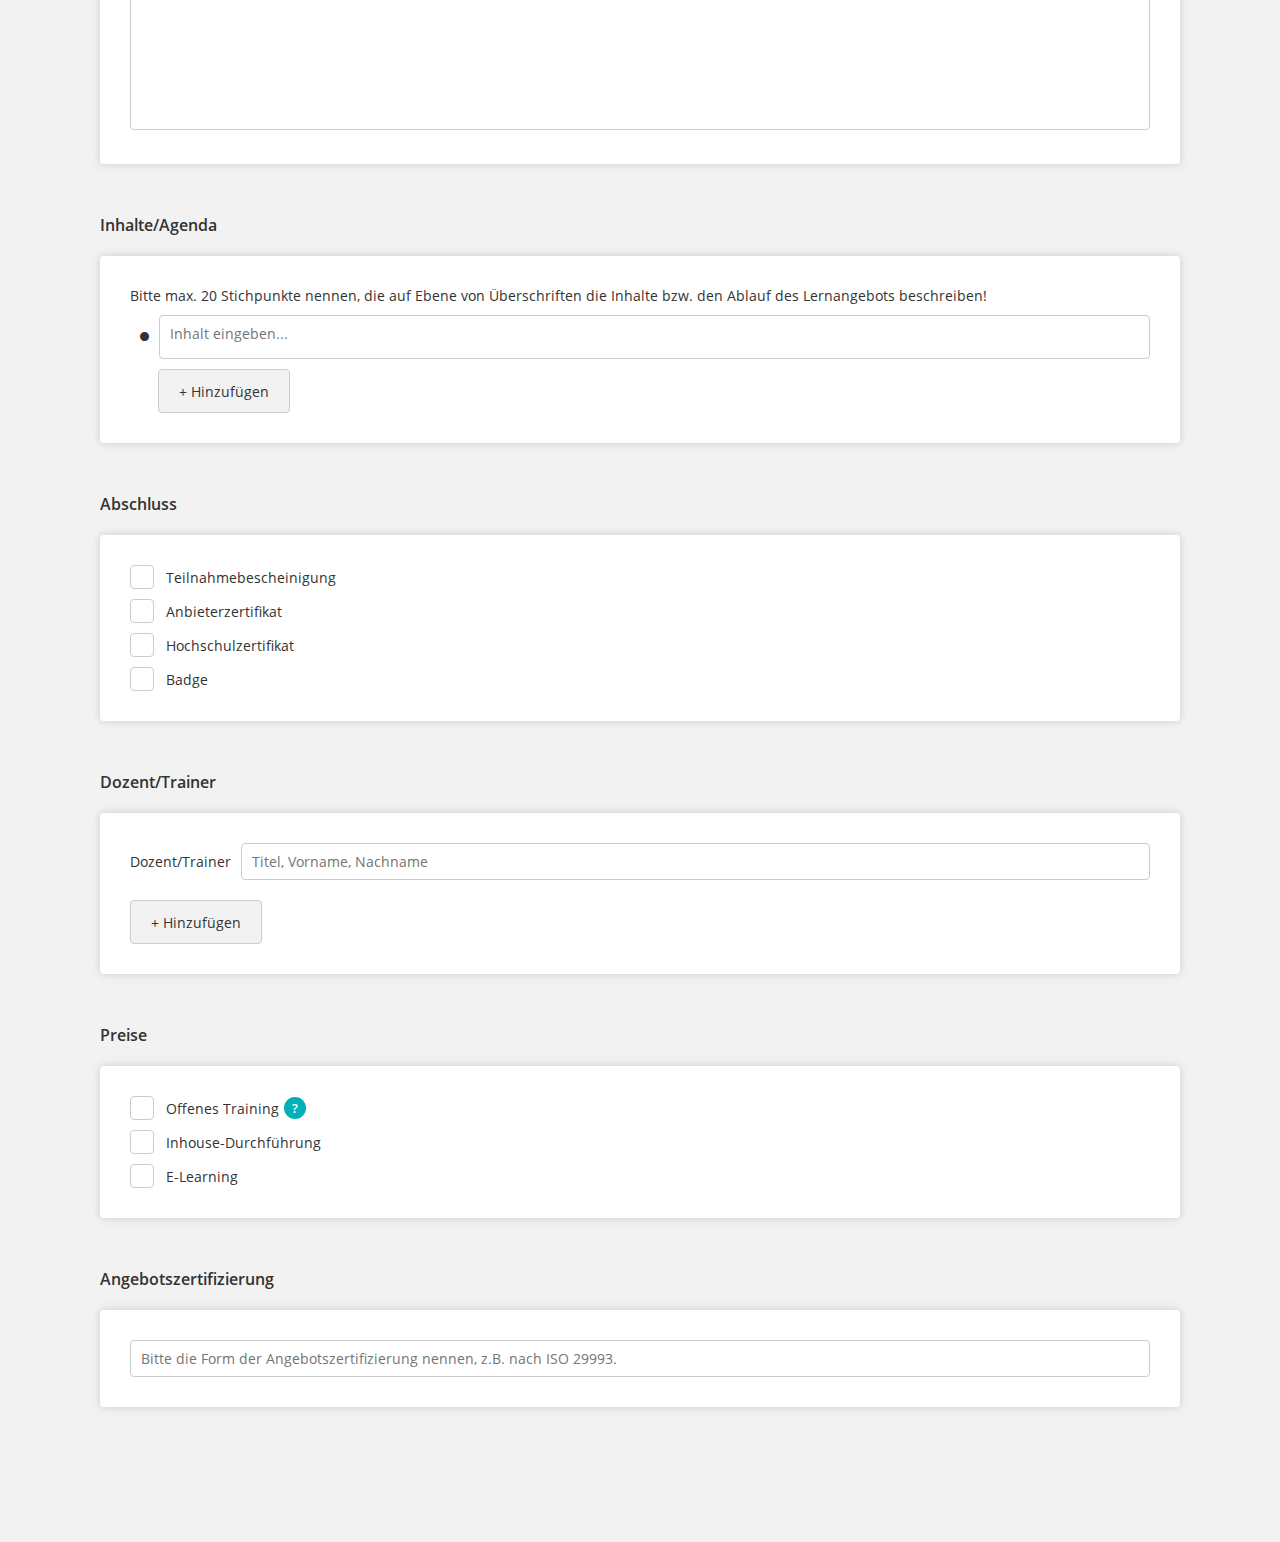
<file: creator/offer.html>
<!DOCTYPE html>
<html lang="de" class="js">
    <head>
        <meta charset="utf-8">
        <meta name="viewport" content="width=device-width, initial-scale=1.0">
        <title>Start - Next Learning Creator</title>
        
        <link rel="shortcut icon" type="image/x-icon" href="img/favicon.ico">
        <link href="fonts/fonts.css" rel="stylesheet">
        <link href="fonts/dooiconfont/dooiconfont.css" rel="stylesheet">
        <script src="libs/jquery-3.6.1.min.js"></script>
        <script src="libs/jquery-ui.min.js"></script>
        <script src="libs/jquery.ui.touch-punch.js"></script>
        <script src="libs/chart.umd.min.js"></script>

        <link rel="stylesheet" type="text/css" href="style.css">

        <script src="js/jsonInfotexts.js"></script>
        <script src="js/scriptStructure.js"></script>
        <script src="js/loadAndSaveData.js"></script>
        <script src="js/loadAndSaveOffer.js"></script>
        <script src="js/script.js"></script>
    </head>
    <body>
        <header>
            <span id="logo">
                <img class="logo" src="img/Logo_Next Learning_Creator.svg" alt="Logo Next Learning Creator">
            </span>
        </header>
        <header class="hasSubHeader">
            <div class="headerLeft">
                <a href="analysis.html" class="backButton small">Zurück</a>
            </div>
            <span id="logo">
                <img class="logo" src="img/Logo_Next Learning_Creator.svg" alt="Logo Next Learning Creator">
            </span>
            <div class="headerRight">
                <a href="conclusion.html" class="primaryButton small">Weiter</a>
            </div>
        </header>
        <main class="contentWidth">
            <section id="offer">
                <div class="innerSection">
                    <h1>Angebotsbeschreibung</h1>
                    <p>Beschreiben Sie Ihr Lernangebot in den angelegten Kategorien und bereiten Sie so eine aussagekräftige Veröffentlichung auf der Website des Next Learning Hubs oder im Learning Management System des Next Learning Hubs vor.<br>
                    <br>Sie brauchen nicht alle Felder auszufüllen, sondern nur die, die für Ihr Angebot relevant sind.</p>
                    <div class="cardTitleWrapper">
                        <h3 class="cardTitle">Titel</h3>
                        <div class="card bigPadding">
                            <div class="inputWrapper">
                                <label>
                                    <span class="labelText"></span>
                                    <input id="offerTitel" name="offerTitel" class="input no-margin" autocomplete="off" placeholder="Zum Beispiel: Grundlagen des Systems Engineerings"></input>
                                </label>
                            </div>
                        </div>
                    </div>
                    <div class="cardTitleWrapper">
                        <h3 class="cardTitle">Kurzbeschreibung</h3>
                        <div class="card bigPadding">
                            <div class="inputWrapper">
                                <label>
                                    <span class="labelText"></span>
                                    <textarea id="offerShortDescription" name="offerShortDescription" class="textarea bigTextarea no-margin" autocomplete="off" placeholder="Bitte max. 300 Wörter verwenden!"></textarea>
                                </label>
                                <p id="wordCount">Verbleibende Wörter: 300</p>
                            </div>
                        </div>
                    </div>
                    <div class="cardTitleWrapper">
                        <h3 class="cardTitle">Lernformat</h3>
                        <div class="card bigPadding">
                            <div class="inputWrapper">
                                <label>
                                    <span class="labelText"></span>
                                    <div id="offerLearningFormat" class="radioList no-margin">
                                        <label class="radioItem" onclick="toggleCheckboxes(this)">
                                            <input type="radio" name="learningFormat" value="Praesenz-Training" checked>
                                            <span></span> Präsenz-Training </label>
                                        <label class="radioItem" onclick="toggleCheckboxes(this)">
                                            <input type="radio" name="learningFormat" value="Live-Online-Training">
                                            <span></span> Live-Online-Training </label>
                                        <label class="radioItem" onclick="toggleCheckboxes(this)">
                                            <input type="radio" name="learningFormat" value="E-Learning">
                                            <span></span> E-Learning </label>
                                        <label class="radioItem" onclick="toggleCheckboxes(this)">
                                            <input type="radio" name="learningFormat" value="Blended-Learning" class="activateHiddenCheckboxes">
                                            <span></span> Blended Learning </label>
                                        <div class="hiddenCheckboxes">
                                            <p>Kombination aus:</p>
                                            <label class="checkboxItem">
                                                <input type="checkbox" name="combinedLearningFormat" value="Praesenz-Training">
                                                <span></span> Präsenz-Training </label>
                                            <label class="checkboxItem">
                                                <input type="checkbox" name="combinedLearningFormat" value="Live-Online-Training">
                                                <span></span> Live-Online-Training </label>
                                            <label class="checkboxItem">
                                                <input type="checkbox" name="combinedLearningFormat" value="E-Learning">
                                                <span></span> E-Learning </label>
                                        </div>
                                    </div>
                                </label>
                            </div>
                        </div>
                    </div>
                    <div class="cardTitleWrapper">
                        <h3 class="cardTitle">Nutzen</h3>
                        <div class="card bigPadding">
                            <div class="inputWrapper">
                                <label>
                                    <span class="labelText">Bitte nennen Sie max. 8 Punkte!</span>
                                    <ul id="offerUtility" class="inputList" data-maxInputListItem="8">
                                        <li class="inputListItem entry-to-delete delete-stop">
                                            <textarea name="offerUtilityTextarea" class="textarea" autocomplete="off" placeholder="Nutzen eingeben..."></textarea>
                                        </li>
                                    </ul>
                                    <button class="addButton" onclick="addInputList(this);">+ Hinzufügen</button>
                                </label>
                            </div>
                        </div>
                    </div>
                    <div class="cardTitleWrapper">
                        <h3 class="cardTitle">Zielgruppe</h3>
                        <div class="card bigPadding">
                            <div class="inputWrapper">
                                <label>
                                    <span class="labelText"></span>
                                    <textarea id="offerTargetGroup" name="offerTargetGroup" class="textarea bigTextarea no-margin" autocomplete="off" placeholder="Bitte typische Mitarbeitergruppen/Positionen nennen oder relevante Ziele beschreiben, die Personen durch das Training erreichen können. Ggfs. auch auf erforderliche Voraussetzungen eingehen."></textarea>
                                </label>
                            </div>
                        </div>
                    </div>
                    <div class="cardTitleWrapper">
                        <h3 class="cardTitle">Inhalte/Agenda</h3>
                        <div class="card bigPadding">
                            <div class="inputWrapper">
                                <label>
                                    <span class="labelText">Bitte max. 20 Stichpunkte nennen, die auf Ebene von Überschriften die Inhalte bzw. den Ablauf des Lernangebots beschreiben!</span>
                                    <ul id="offerContent" class="inputList" data-maxInputListItem="20">
                                        <li class="inputListItem entry-to-delete delete-stop">
                                            <textarea name="offerContentTextarea" class="textarea" autocomplete="off" placeholder="Inhalt eingeben..."></textarea>
                                        </li>
                                    </ul>
                                    <button class="addButton" onclick="addInputList(this);">+ Hinzufügen</button>
                                </label>
                            </div>
                        </div>
                    </div>
                    <div class="cardTitleWrapper">
                        <h3 class="cardTitle">Abschluss</h3>
                        <div class="card bigPadding">
                            <div class="inputWrapper">
                                <div id="offerCompletion" class="checkboxList no-margin">
                                    <label class="checkboxItem">
                                        <input type="checkbox" name="certificate" value="Teilnahmebescheinigung" class="checkbox check-answer">
                                        <span></span> Teilnahmebescheinigung </label>
                                    <label class="checkboxItem" onclick="toggleMoreInformation(this)">
                                        <input type="checkbox" name="certificate" value="Anbieterzertifikat" class="checkbox check-answer">
                                        <span></span> Anbieterzertifikat </label>
                                    <div class="moreInformation">
                                        <input name="providerCertificate" class="input" autocomplete="off" placeholder="Bezeichnung des Anbieterzertifikats"></input>
                                    </div>
                                    <label class="checkboxItem" onclick="toggleMoreInformation(this)">
                                        <input type="checkbox" name="certificate" value="Hochschulzertifikat" class="checkbox check-answer">
                                        <span></span> Hochschulzertifikat </label>
                                    <div class="moreInformation">
                                        <input name="universityCertificate" class="input" autocomplete="off" placeholder="Bezeichnung des Hochschulzertifikats"></input>
                                    </div>
                                    <label class="checkboxItem" onclick="toggleMoreInformation(this)">
                                        <input type="checkbox" name="certificate" value="Badge" class="checkbox check-answer">
                                        <span></span> Badge </label>
                                    <div class="moreInformation">
                                        <input name="badge" class="input" autocomplete="off" placeholder="Angaben zum Badge"></input>
                                    </div>
                                </div>
                            </div>
                        </div>
                    </div>
                    <div class="cardTitleWrapper">
                        <h3 class="cardTitle">Dozent/Trainer</h3>
                        <div class="card bigPadding">
                            <div id="offerTrainer" class="inputWrapper">
                                <label class="textInputBox textInputBoxTutor entry-to-delete">
                                    <span class="labelText padding-right-10">Dozent/Trainer</span>
                                    <input name="trainer" class="input no-margin" autocomplete="off" placeholder="Titel, Vorname, Nachname"></input>
                                    <div class="inputListItemCancel">
                                        <i class="iconCancel iconCancelTutor" onclick="removeTutor(this);" onkeydown="removeInputListOnKey(this);" tabindex="0"></i>
                                    </div>
                                </label>
                                <!-- <label class="textInputBox textInputBoxTutor entry-to-delete">
                                    <span class="labelText padding-right-10">Dozent/Trainer</span>
                                    <input name="tutor_trainer" class="input no-margin" autocomplete="off" placeholder="Titel, Vorname, Nachname"></input>
                                    <div class="inputListItemCancel">
                                        <i class="iconCancel iconCancelTutor" onclick="removeTutor(this);" onkeydown="removeInputListOnKey(this);" tabindex="0"></i>
                                    </div>
                                </label> -->
                                <button class="addButton addButtonTutor" onclick="addTutor(this);">+ Hinzufügen</button>
                            </div>
                        </div>
                    </div>
                    <div class="cardTitleWrapper">
                        <h3 class="cardTitle">Preise</h3>
                        <div class="card bigPadding">
                            <div class="inputWrapper">
                                <label>
                                    <span class="labelText"></span>
                                    <div id="offerPrice" class="checkboxList no-margin">
                                        <label class="checkboxItem" onclick="toggleMoreInformation(this)">
                                            <input type="checkbox" name="priceType" value="Offenes Training" class="checkbox check-answer">
                                            <span></span> Offenes Training
                                            <div class="infoFormButtonWrapper">
                                                <button class="infotextButton infoFormButton" type="button" title="Erklärung anzeigen" data-infotext="offerOffenesTraining">?</button>
                                            </div></label>
                                        <div class="moreInformation">
                                            <label class="textInputBox no-padding padding-top-10">
                                                <span class="labelText">Preis pro Person</span>
                                                <input type="number" class="input no-margin" name="pricePerParticipant" min="0" placeholder="0,00" onchange="outputValue(this)">
                                                <div class="currencySymbol">€</div>
                                            </label>
                                            <label class="checkboxItem" onclick="toggleMoreInformation(this)">
                                                <input type="checkbox" name="discount" value="" class="checkbox check-answer">
                                                <span></span> Rabatt </label>
                                            <div class="moreInformation">
                                                <div class="textInputBox no-padding padding-top-10">
                                                    <label class="dropdownContainer">
                                                        <span class="labelText">Ab wie vielen Personen soll es einen Rabatt geben?</span>
                                                        <select class="dropdown smallDropdown" name="discountNumberOfPersons" onchange="changeDropdownStatus(this);">
                                                            <option value="" disabled="" selected="" hidden="">Anzahl an Personen</option>
                                                            <option value="1">1</option>
                                                            <option value="2">2</option>
                                                            <option value="3">3</option>
                                                            <option value="4">4</option>
                                                            <option value="5">5</option>
                                                            <option value="6">6</option>
                                                            <option value="7">7</option>
                                                            <option value="8">8</option>
                                                            <option value="9">9</option>
                                                            <option value="10">10</option>
                                                            <option value="11">11</option>
                                                            <option value="12">12</option>
                                                            <option value="13">13</option>
                                                            <option value="14">14</option>
                                                            <option value="15">15</option>
                                                        </select>
                                                        <div class="inputListItemArrow">
                                                            <span class="dooIconContainer dooContainerName-arrow-down">
                                                                <i class="dooIcon dooIcon-arrow-down dooIconSize-20"></i>
                                                            </span>
                                                        </div>
                                                    </label>
                                                    <label class="dropdownContainer">
                                                        <span class="labelText">Um viel Prozent soll es einen Rabatt geben?</span>
                                                        <select class="dropdown smallDropdown" name="discountPercent" onchange="changeDropdownStatus(this);">
                                                            <option value="" disabled="" selected="" hidden="">Prozent % </option>
                                                            <option value="1">1%</option>
                                                            <option value="2">2%</option>
                                                            <option value="3">3%</option>
                                                            <option value="4">4%</option>
                                                            <option value="5">5%</option>
                                                            <option value="6">6%</option>
                                                            <option value="7">7%</option>
                                                            <option value="8">8%</option>
                                                            <option value="9">9%</option>
                                                            <option value="10">10%</option>
                                                            <option value="15">15%</option>
                                                            <option value="20">20%</option>
                                                            <option value="25">25%</option>
                                                            <option value="30">30%</option>
                                                            <option value="35">35%</option>
                                                            <option value="40">40%</option>
                                                            <option value="45">45%</option>
                                                            <option value="50">50%</option>
                                                        </select>
                                                        <div class="inputListItemArrow">
                                                            <span class="dooIconContainer dooContainerName-arrow-down">
                                                                <i class="dooIcon dooIcon-arrow-down dooIconSize-20"></i>
                                                            </span>
                                                        </div>
                                                    </label>
                                                </div>
                                                <p id="discountInformation" class="padding-top-10">Der Rabatt gilt für den Gesamtpreis.</p>
                                            </div>
                                            <label class="padding-top-20 display-block">
                                                <span class="labelText">Inklusivleistungen</span>
                                                <textarea name="includedServices" class="textarea smallTextarea" autocomplete="off" placeholder="Bitte geben Sie ggfs. Inklusivleistungen an, wie z.B. Lernmaterial, Getränke, Mahlzeiten etc."></textarea>
                                            </label>
                                        </div>
                                        <label class="checkboxItem" onclick="toggleMoreInformation(this)">
                                            <input type="checkbox" name="priceType" value="Inhouse-Durchfuehrung" class="checkbox check-answer">
                                            <span></span> Inhouse-Durchführung </label>
                                        <div class="moreInformation">
                                            <label class="textInputBox no-padding padding-top-10">
                                                <span class="labelText">Preis pro Person</span>
                                                <input type="number" class="input no-margin" name="pricePerParticipant" min="0" placeholder="0,00" onchange="outputValue(this)">
                                                <div class="currencySymbol">€</div>
                                            </label>
                                            <label class="checkboxItem" onclick="toggleMoreInformation(this)">
                                                <input type="checkbox" name="discount" value="" class="checkbox check-answer">
                                                <span></span> Rabatt </label>
                                            <div class="moreInformation">
                                                <div class="textInputBox no-padding padding-top-10">
                                                    <label class="dropdownContainer">
                                                        <span class="labelText">Ab wie vielen Personen soll es einen Rabatt geben?</span>
                                                        <select class="dropdown smallDropdown" name="discountNumberOfPersons" onchange="changeDropdownStatus(this);">
                                                            <option value="" disabled="" selected="" hidden="">Anzahl an Personen</option>
                                                            <option value="1">1</option>
                                                            <option value="2">2</option>
                                                            <option value="3">3</option>
                                                            <option value="4">4</option>
                                                            <option value="5">5</option>
                                                            <option value="6">6</option>
                                                            <option value="7">7</option>
                                                            <option value="8">8</option>
                                                            <option value="9">9</option>
                                                            <option value="10">10</option>
                                                            <option value="11">11</option>
                                                            <option value="12">12</option>
                                                            <option value="13">13</option>
                                                            <option value="14">14</option>
                                                            <option value="15">15</option>
                                                        </select>
                                                        <div class="inputListItemArrow">
                                                            <span class="dooIconContainer dooContainerName-arrow-down">
                                                                <i class="dooIcon dooIcon-arrow-down dooIconSize-20"></i>
                                                            </span>
                                                        </div>
                                                    </label>
                                                    <label class="dropdownContainer">
                                                        <span class="labelText">Um viel Prozent soll es einen Rabatt geben?</span>
                                                        <select class="dropdown smallDropdown" name="discountPercent" onchange="changeDropdownStatus(this);">
                                                            <option value="" disabled="" selected="" hidden="">Prozent % </option>
                                                            <option value="1">1%</option>
                                                            <option value="2">2%</option>
                                                            <option value="3">3%</option>
                                                            <option value="4">4%</option>
                                                            <option value="5">5%</option>
                                                            <option value="6">6%</option>
                                                            <option value="7">7%</option>
                                                            <option value="8">8%</option>
                                                            <option value="9">9%</option>
                                                            <option value="10">10%</option>
                                                            <option value="15">15%</option>
                                                            <option value="20">20%</option>
                                                            <option value="25">25%</option>
                                                            <option value="30">30%</option>
                                                            <option value="35">35%</option>
                                                            <option value="40">40%</option>
                                                            <option value="45">45%</option>
                                                            <option value="50">50%</option>
                                                        </select>
                                                        <div class="inputListItemArrow">
                                                            <span class="dooIconContainer dooContainerName-arrow-down">
                                                                <i class="dooIcon dooIcon-arrow-down dooIconSize-20"></i>
                                                            </span>
                                                        </div>
                                                    </label>
                                                </div>
                                                <p id="discountInformation" class="padding-top-10">Der Rabatt gilt für den Gesamtpreis.</p>
                                            </div>
                                            <label class="padding-top-20 display-block">
                                                <span class="labelText">Inklusivleistungen</span>
                                                <textarea name="includedServices" class="textarea smallTextarea" autocomplete="off" placeholder="Bitte geben Sie ggfs. Inklusivleistungen an, wie z.B. Lernmaterial, Getränke, Mahlzeiten etc."></textarea>
                                            </label>
                                        </div>
                                        <label class="checkboxItem" onclick="toggleMoreInformation(this)">
                                            <input type="checkbox" name="priceType" value="E-Learning" class="checkbox check-answer">
                                            <span></span> E-Learning </label>
                                        <div class="moreInformation">
                                            <div class="textInputBox no-padding padding-top-10">
                                                <label class="textInputBox no-padding">
                                                    <span class="labelText">Preis für 3 Monate <br>Nutzung/ 1 Lizenz </span>
                                                    <input type="number" class="input no-margin" name="pricePerLicense3Months" min="0" placeholder="0,00" onchange="outputValue(this)">
                                                    <div class="currencySymbol">€</div>
                                                </label>
                                                <label class="textInputBox no-padding padding-left-20">
                                                    <span class="labelText">Preis für 6 Monate <br>Nutzung/ 1 Lizenz </span>
                                                    <input type="number" class="input no-margin" name="pricePerLicense6Months" min="0" placeholder="0,00" onchange="outputValue(this)">
                                                    <div class="currencySymbol">€</div>
                                                </label>
                                                <label class="textInputBox no-padding padding-left-20">
                                                    <span class="labelText">Preis für 12 Monate <br>Nutzung/ 1 Lizenz </span>
                                                    <input type="number" class="input no-margin" name="pricePerLicense12Months" min="0" placeholder="0,00" onchange="outputValue(this)">
                                                    <div class="currencySymbol">€</div>
                                                </label>
                                            </div>
                                            <label class="checkboxItem padding-top-20" onclick="toggleMoreInformation(this)">
                                                <input type="checkbox" name="discount" value="" class="checkbox check-answer">
                                                <span></span> Rabatt </label>
                                            <div class="moreInformation">
                                                <div class="textInputBox no-padding padding-top-10">
                                                    <label class="dropdownContainer">
                                                        <span class="labelText">Ab wie vielen Lizenzen soll es einen Rabatt geben?</span>
                                                        <select class="dropdown smallDropdown" name="discountNumberOfPersons" onchange="changeDropdownStatus(this);">
                                                            <option value="" disabled="" selected="" hidden="">Anzahl an Lizenzen</option>
                                                            <option value="1">1</option>
                                                            <option value="2">2</option>
                                                            <option value="3">3</option>
                                                            <option value="4">4</option>
                                                            <option value="5">5</option>
                                                            <option value="6">6</option>
                                                            <option value="7">7</option>
                                                            <option value="8">8</option>
                                                            <option value="9">9</option>
                                                            <option value="10">10</option>
                                                            <option value="11">11</option>
                                                            <option value="12">12</option>
                                                            <option value="13">13</option>
                                                            <option value="14">14</option>
                                                            <option value="15">15</option>
                                                        </select>
                                                        <div class="inputListItemArrow">
                                                            <span class="dooIconContainer dooContainerName-arrow-down">
                                                                <i class="dooIcon dooIcon-arrow-down dooIconSize-20"></i>
                                                            </span>
                                                        </div>
                                                    </label>
                                                    <label class="dropdownContainer">
                                                        <span class="labelText">Um viel Prozent soll es einen Rabatt geben?</span>
                                                        <select class="dropdown smallDropdown" name="discountPercent" onchange="changeDropdownStatus(this);">
                                                            <option value="" disabled="" selected="" hidden="">Prozent % </option>
                                                            <option value="1">1%</option>
                                                            <option value="2">2%</option>
                                                            <option value="3">3%</option>
                                                            <option value="4">4%</option>
                                                            <option value="5">5%</option>
                                                            <option value="6">6%</option>
                                                            <option value="7">7%</option>
                                                            <option value="8">8%</option>
                                                            <option value="9">9%</option>
                                                            <option value="10">10%</option>
                                                            <option value="15">15%</option>
                                                            <option value="20">20%</option>
                                                            <option value="25">25%</option>
                                                            <option value="30">30%</option>
                                                            <option value="35">35%</option>
                                                            <option value="40">40%</option>
                                                            <option value="45">45%</option>
                                                            <option value="50">50%</option>
                                                        </select>
                                                        <div class="inputListItemArrow">
                                                            <span class="dooIconContainer dooContainerName-arrow-down">
                                                                <i class="dooIcon dooIcon-arrow-down dooIconSize-20"></i>
                                                            </span>
                                                        </div>
                                                    </label>
                                                </div>
                                                <p id="discountInformation" class="padding-top-10">Der Rabatt gilt für den Gesamtpreis.</p>
                                            </div>
                                            <label class="padding-top-20 display-block">
                                                <span class="labelText">Inklusivleistungen</span>
                                                <textarea name="includedServices" class="textarea smallTextarea" autocomplete="off" placeholder="Bitte geben Sie ggfs. Inklusivleistungen an, wie z.B. Lernmaterial, Getränke, Mahlzeiten etc."></textarea>
                                            </label>
                                        </div>
                                    </div>
                                </label>
                            </div>
                        </div>
                    </div>
                    <div class="cardTitleWrapper">
                        <h3 class="cardTitle">Angebotszertifizierung</h3>
                        <div class="card bigPadding">
                            <div class="inputWrapper">
                                <label>
                                    <span class="labelText"></span>
                                    <input id="offerCertification" name="offerCertification" class="input no-margin" autocomplete="off" placeholder="Bitte die Form der Angebotszertifizierung nennen, z.B. nach ISO 29993."></input>
                                </label>
                            </div>
                        </div>
                    </div>
                    <!-- <div class="cardTitleWrapper">
                        <h3 class="cardTitle">Key Visual</h3>
                        <div class="card bigPadding">
                            <div class="inputWrapper">
                                <input name="keyVisual" id="keyVisual" class="file_inputItem check-answer" type="file" data-multiple-caption="{count} Dateien ausgewählt" multiple="">
                                <label for="keyVisual">
                                    <span id="spanid" class="fileUploadPlaceholder">Key Visual hochladen</span>
                                    <p>Hochladen...</p>
                                </label>
                            </div>
                        </div>
                    </div> -->
                </div>
            </section>
        </main>
        <footer>
            <nav id="menuFooter">
                <ul class="menuFooterList">
                    <li class="menuFooterListItem">
                        <a class="menuFooterListItemLink" href="index.html">
                            <span class="footerTitle">Start</span>
                        </a>
                    </li>
                    <li class="menuFooterListItem">
                        <a class="menuFooterListItemLink" href="data.html">
                            <span class="footerTitle">Rahmendaten</span>
                        </a>
                    </li>
                    <li class="menuFooterListItem">
                        <a class="menuFooterListItemLink" href="content.html">
                            <span class="footerTitle">Inhalte</span>
                        </a>
                    </li>
                    <li class="menuFooterListItem">
                        <a class="menuFooterListItemLink" href="structure.html">
                            <span class="footerTitle">Struktur</span>
                        </a>
                    </li>
                    <li class="menuFooterListItem">
                        <a class="menuFooterListItemLink" href="analysis.html">
                            <span class="footerTitle">Analyse</span>
                        </a>
                    </li>
                    <li class="menuFooterListItem active">
                        <a class="menuFooterListItemLink" href="offer.html">
                            <span class="footerTitle">Angebotsbeschreibung</span>
                        </a>
                    </li>
                    <li class="menuFooterListItem">
                        <a class="menuFooterListItemLink" href="conclusion.html">
                            <span class="footerTitle">Abschluss</span>
                        </a>
                    </li>
                </ul>
            </nav>
        </footer>
        <div class="infotextWrapper">
            <div class="infotextBackground"></div>
            <div class="infotextInner thinScrollbar">
                <div class="infotextTop padding">
                    <h3 class="infotextHeadline">Hinweis</h3>
                    <button class="buttonText infotextClose">
                        <span class="dooIconContainer dooContainerName-cancel userIcon">
                            <i class="dooIcon dooIcon-cancel dooIconSize-20"></i>
                        </span>
                    </button>
                </div>
                <div class="infotextText padding">Lorem ipsum dolor sit amet, consetetur sadipscing elitr, sed diam nonumy eirmod tempor invidunt ut labore et dolore magna aliquyam erat, sed diam voluptua. At vero eos et accusam et justo duo dolores et ea rebum. Stet clita kasd gubergren, no sea takimata sanctus est Lorem ipsum dolor sit amet. Lorem ipsum dolor sit amet, consetetur sadipscing elitr, sed diam nonumy eirmod tempor invidunt ut labore et dolore magna aliquyam erat, sed diam voluptua. At vero eos et accusam et justo duo dolores et ea rebum. Stet clita kasd gubergren, no sea takimata sanctus est Lorem ipsum dolor sit amet.</div>
            </div>
        </div>
    </body>
</html>
</file>
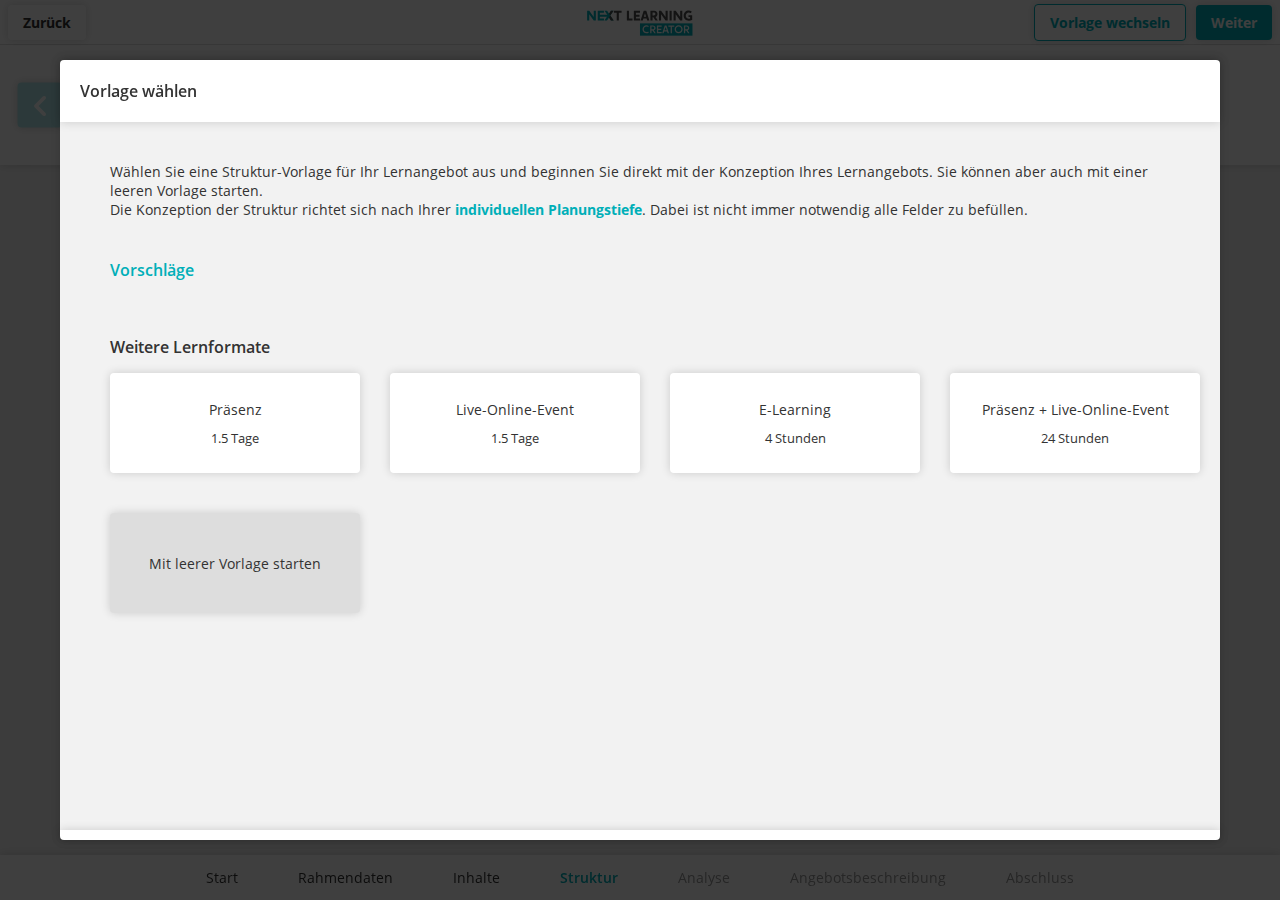
<file: creator/structure.html>
<!DOCTYPE html>
<html lang="de">
    <head>
        <meta charset="utf-8">
        <meta name="viewport" content="width=device-width, initial-scale=1.0">
        <title>Struktur - Next Learning Creator</title>

        <link rel="shortcut icon" type="image/x-icon" href="img/favicon.ico">
        <link href="fonts/fonts.css" rel="stylesheet">
        <link href="fonts/dooiconfont/dooiconfont.css" rel="stylesheet">
        <script src="libs/jquery-3.6.1.min.js"></script>
        <script src="libs/jquery-ui.min.js"></script>
        <script src="libs/jquery.ui.touch-punch.js"></script>
        <script src="libs/chart.umd.min.js"></script>

        <link rel="stylesheet" type="text/css" href="style.css">

        <script src="js/jsonInfotexts.js"></script>
        <script src="js/scriptStructure.js"></script>
        <script src="js/generateAndSaveStructure.js"></script>
        <script src="js/loadAndSaveData.js"></script>
        <script src="js/loadAndSaveContent.js"></script>
        <script src="js/generateTemplateRecommendations.js"></script>
        <script src="js/script.js"></script>
        <script src="js/analyzeStructure.js"></script>

    </head>
    <body>
        <header class="hasSubHeader">
            <div class="headerLeft">
                <a href="content.html" class="backButton small">Zurück</a>
                <p class="headerTitle"></p>
            </div>
            <span id="logo">
                <img class="logo" src="img/Logo_Next Learning_Creator.svg" alt="Logo Next Learning Creator">
            </span>
            <div class="headerRight">
                <label class="checkboxItem showTimeCheckbox">
                    <input type="checkbox" class="checkbox check-answer" checked>
                    <span></span> Uhrzeiten anzeigen
                </label>
                <div class="tertiaryButton small" onclick="changeTemplate();">Vorlage wechseln</div>
                <a href="#" class="primaryButton small" onclick="checkIfDataStructureEqual();">Weiter</a>
                <!-- <a href="analysis.html" class="primaryButton small" onclick="checkIfDataStructureEqual();">Weiter</a> -->
            </div>
        </header>
        <main class="fullWidth">
            <section id="structure" data-header-style="normal">
                <div id="structureHeader"></div>
                <div class="structureHeaderSwitch" onclick="switchStructureHeader();">
                    <div class="structureHeaderContainer">
                        <span class="dooIconContainer dooContainerName-next-object">
                            <i class="dooIcon dooIcon-next-object dooIconSize-20"></i>
                        </span>
                    </div>
                </div>
                <div id="structureContent">
                    <!-- generate structure content here -->
                </div>
            </section>
            <button class="structureSlideButton primaryButton slideLeft inactive">
                <span class="dooIconContainer dooContainerName-toggle-left">
                    <i class="dooIcon dooIcon-toggle-left dooIconSize-20"></i>
                </span>
            </button>
            <button class="structureSlideButton primaryButton slideRight">
                <span class="dooIconContainer dooContainerName-toggle-right">
                    <i class="dooIcon dooIcon-toggle-right dooIconSize-20"></i>
                </span>
            </button>
            <!-- <div class="structureHeaderScrollbar">
                <div class="structureScrollTotal"></div>
                <div class="structureScrollActualWidth"></div>
            </div> -->

        </main>
        <footer>
            
        </footer>
        <script>
            $(function(){
              $("footer").load("footer.html");
            });
          </script>


        <div class="infotextWrapper">
            <div class="infotextBackground"></div>
            <div class="infotextInner thinScrollbar">
                <div class="infotextTop padding">
                    <h3 class="infotextHeadline">Hinweis</h3>
                    <button class="buttonText infotextClose">
                        <span class="dooIconContainer dooContainerName-cancel userIcon">
                            <i class="dooIcon dooIcon-cancel dooIconSize-20"></i>
                        </span>
                    </button>
                </div>
                <div class="infotextText padding">Lorem ipsum dolor sit amet, consetetur sadipscing elitr, sed diam nonumy eirmod tempor invidunt ut labore et dolore magna aliquyam erat, sed diam voluptua. At vero eos et accusam et justo duo dolores et ea rebum. Stet clita kasd gubergren, no sea takimata sanctus est Lorem ipsum dolor sit amet. Lorem ipsum dolor sit amet, consetetur sadipscing elitr, sed diam nonumy eirmod tempor invidunt ut labore et dolore magna aliquyam erat, sed diam voluptua. At vero eos et accusam et justo duo dolores et ea rebum. Stet clita kasd gubergren, no sea takimata sanctus est Lorem ipsum dolor sit amet.</div>
            </div>
        </div>


        <div class="lightboxWrapper" id="contentLightbox">
            <div class="lightboxBackground"></div>
            <div class="lightboxContainer">
                <div class="lightboxInner card">
                    <div class="lightboxHeader padding">
                        <h3>Inhalt einfügen</h3>
                        <p style="max-width: 900px;">Wählen Sie den oder die Inhalte aus, die Sie einfügen möchten. Nur Unterthemen können in die Strukturabschnitte eingefügt werden. Per Auswahl eines Oberthemas können alle darin enthaltenen Unterthemen zeitgleich eingefügt werden.</p>
                    </div>
                    <div class="lightboxContent thinScrollbar">
                        <div class="contentCardList padding">

                            <div class="contentCardWrapper thinScrollbar">
                                <div class="contentCardWrapperInner">
                                    <div class="contentCardColumns"></div>
                                    <div class="contentCardListColumn addContentCardColumn">
                                        <button type="button" title="Thema hinzufügen" class="addBigContentCard">+ Thema</button>
                                    </div>
                                </div>
                            </div>

                        </div>
                    </div>
                    <div class="lightboxFooter padding">
                        <button type="button" class="secondaryButton small lightboxContentClose">Abbrechen</button>
                        <button type="button" class="primaryButton small lightboxContentInsert inactive" disabled>Einfügen</button>
                    </div>
                </div>
            </div>
        </div>

        <div class="lightboxWrapper" id="moveLightbox">
            <div class="lightboxBackground"></div>
            <div class="lightboxContainer">
                <div class="lightboxInner card">
                    <div class="lightboxHeader padding">
                        <h3 style="margin-bottom: 0;">Seiteninhalte vorbereiten: <span class="lightboxHeaderTitle">Titel</span></h3>
                    </div>
                    <div class="lightboxContent thinScrollbar">
                        <div class="contentConceptList padding">
                            <div class="contentConceptInner">
                                <!-- generate content concept -->
                            </div>
                            <button type="button" class="addContentConceptCard">+ Inhalt</button>
                            <!-- <div class="contentConceptInfoCard">
                                <h3>Hinweis:</h3>
                                <p>Zukünftig werden hier basierend auf der gewählten Phase entsprechende Vorschläge für Inhalte angezeigt.</p>
                            </div> -->
                        </div>
                        <!-- <img src="img/move.jpg"> -->
                    </div>
                    <div class="lightboxFooter padding">
                        <button type="button" class="secondaryButton small lightboxContentClose">Abbrechen</button>
                        <button type="button" class="primaryButton small lightboxMovecontentSave">Speichern</button>
                    </div>
                </div>
            </div>
        </div>

        <div class="lightboxWrapper" id="structureExplanation">
            <div class="lightboxBackgroundMandatory"></div>
            <div class="lightboxContainer">
                <div class="lightboxInner card padding">
                    <h1>Hinweis:</h1>
                    <p>Auf dieser Seite können Sie eine Grob- und Feinplanung für Ihr Lernangebot anlegen. <br> Sie können Lernformate, Abschnitte oder Pausen hinzufügen oder löschen. Bitte beachten Sie, dass Sie <b> pro Abschnitt nur eine Verlaufsform, eine Methode und eine Sozialform </b> bestimmen können. Legen sie Sie daher ggfs. weitere Abschnitte an, um Ihre Planung zu detaillieren. <br><br> In den einzelnen Abschnitten können Sie Inhalte, die Sie schon erstellt haben, einfügen oder neu anlegen. Für Präsenzveranstaltungen und Live-Online-Veranstaltungen ist eine Spalte für maximal einen Tag eines solchen Lernangebots vorgesehen. Legen Sie ggfs. weitere Spalten an, um Ihr Lernangebot auszuweiten. 
                        <br><br>Ein weiterer Tipp: Nutzen Sie die Kontextmenüs  <button class="infotextButton infoFormButton" type="button" title="Erklärung anzeigen">?</button>, wenn Ihnen Begriffe unklar sind!.</p>
                    <div class="lightboxButtons">
                        <button type="button" class="primaryButton small lightboxContentClose" onclick="flagStructureAsVisited();">Alles klar, los geht’s!</button>
                    </div>
                </div>
            </div>
        </div>

        <div class="lightboxWrapper" id="chooseTemplate">
            <div class="lightboxBackgroundMandatory"></div>
            <div class="lightboxContainer">
                <div class="lightboxInner card">
                    <div class="lightboxHeader padding">
                        <h3 style="margin-bottom: 0;">Vorlage wählen</h3>
                    </div>
                    <div class="lightboxContent">
                        <!-- <h1>Hinweis:</h1>
                        <p>Sie haben bereits Inhalte für die Struktur Ihres Lernangebots erstellt. Wenn Sie diese Vorlage anwenden möchten, wird Ihre bisherige Konzeption überschrieben.</p>
                        <h3>Möchten Sie die Vorlage trotzdem anwenden?</h3> -->

                         <!-- template lightbox site -->
                        <section id="template">
                            <div class="innerSection introductionHeader">
                                <!-- <h1>Vorlage wählen</h1> -->
                                <p>Wählen Sie eine Struktur-Vorlage für Ihr Lernangebot aus und beginnen Sie direkt mit der Konzeption Ihres Lernangebots. Sie können aber auch mit einer leeren Vorlage starten.
                                <span class="templateNotice"><br>Die Konzeption der Struktur richtet sich nach Ihrer <b>individuellen Planungstiefe</b>. Dabei ist nicht immer notwendig alle Felder zu befüllen.</span></p>
                            </div>
                            <div class="templateCardSection">
                                <h3 class="templateCardTitle highlighted">Vorschläge</h3>
                                <div id="templateRecommendations" class="templateCardWrapper">
                                    <!-- generate template recommendations -->
                                </div>
                            </div>
                            <div class="templateCardSection">
                                <h3 class="templateCardTitle">Weitere Lernformate</h3>
                                <div class="templateCardWrapper">
                                    <div class="templateCard card" data-type="presence-seminar" onclick="checkIfStructureExisting(event, this);">
                                        <p>Präsenz</p>
                                        <p class="customTemplateTime" data-timevalue="1.5" data-timepresencevalue="" data-timedigitalvalue="" data-timetype="days">
                                            <span class="customTemplateTimeValue">1.5</span>
                                            <span class="customTemplateTimeText">Tage</span>
                                        </p>
                                    </div>
                                    <div class="templateCard card" data-type="live-seminar" onclick="checkIfStructureExisting(event, this);">
                                        <p>Live-Online-Event</p>
                                        <p class="customTemplateTime" data-timevalue="1.5" data-timepresencevalue="" data-timedigitalvalue="" data-timetype="days">
                                            <span class="customTemplateTimeValue">1.5</span>
                                            <span class="customTemplateTimeText">Tage</span>
                                        </p>
                                    </div>
                                    <div class="templateCard card" data-type="elearning" onclick="checkIfStructureExisting(event, this);">
                                        <p>E-Learning</p>
                                        <p class="customTemplateTime" data-timevalue="4" data-timepresencevalue="" data-timedigitalvalue="" data-timetype="hours">
                                            <span class="customTemplateTimeValue">4</span>
                                            <span class="customTemplateTimeText">Stunden</span>
                                        </p>
                                    </div>
                                    <div class="templateCard card" data-type="presence-live-seminar" onclick="checkIfStructureExisting(event, this);">
                                        <p>Präsenz + Live-Online-Event</p>
                                        <p class="customTemplateTime" data-timevalue="24" data-timepresencevalue="1" data-timedigitalvalue="2" data-timetype="hours">
                                            <span class="customTemplateTimeValue">24</span>
                                            <span class="customTemplateTimeText">Stunden</span>
                                        </p>
                                    </div>
                                    <div class="templateCard card" data-type="blended-learning" onclick="checkIfStructureExisting(event, this);">
                                        <p>Blended-Learning</p>
                                        <p class="customTemplateTime" data-timevalue="20" data-timepresencevalue="2" data-timedigitalvalue="0.5" data-timetype="hours">
                                            <span class="customTemplateTimeValue">20</span>
                                            <span class="customTemplateTimeText">Stunden</span>
                                        </p>
                                    </div>
                                    <!-- <div class="templateCard card" data-digitalEvent="true" data-presenceEvent="false">
                                        <p>E-Learning</p>
                                        <p class="customTemplateTime" data-customTemplateTimeValue="" data-customTemplateTimeText="">
                                            <span class="customTemplateTimeValue"></span>
                                            <span class="customTemplateTimeText">Dauer wählen...</span>
                                        </p>
                                    </div>
                                    <a href="structure.html" class="templateCard disabled card" data-digitalEvent="true" data-presenceEvent="true">
                                        <p>Blended Learning</p>
                                        <p class="customTemplateTime" data-customTemplateTimeValue="" data-customTemplateTimeText="">
                                            <span class="customTemplateTimeValue"></span>
                                            <span class="customTemplateTimeText">Dauer wählen...</span>
                                        </p>
                                    </a> -->
                                </div>
                            </div>
                            <div class="templateCardSection">
                                <div class="templateCardWrapper">
                                    <a href="structure.html" class="card greyTemplateCard blankTemplate" onclick="checkIfStructureExisting(event, this);">
                                        <p>Mit leerer Vorlage starten</p>
                                    </a>
                                </div>
                            </div>
                        </section>
                    </div>
                    <div class="lightboxFooter lightboxFooterMandatory thinLightboxFooter padding"></div>
                    <div class="lightboxFooter lightboxFooterClose padding">
                        <button type="button" class="secondaryButton small lightboxContentClose">Abbrechen</button>
                    </div>
                </div>
            </div>
        </div>

        <div class="lightboxWrapper" id="isStructureDataInfoBox">
            <div class="lightboxBackgroundMandatory"></div>
            <div class="lightboxContainer">
                <div class="lightboxInner card padding">
                    <h1>Hinweis:</h1>
                    <p>Sie haben bereits Inhalte für die Struktur Ihres Lernangebots erstellt. Wenn Sie diese Vorlage anwenden möchten, wird Ihre bisherige Konzeption überschrieben.</p>
                    <h3>Möchten Sie die Vorlage trotzdem anwenden?</h3>
                    <div class="lightboxButtons">
                        <button type="button" class="primaryButton small lightboxContentClose" onclick="redirectAndApplyTemplate();">Ja, bisherige Konzeption überschreiben!</button>
                        <a href="structure.html"><button type="button" class="tertiaryButton small lightboxContentClose">Nein, mit bisheriger Konzeption fortfahren!</button></a>
                    </div>
                </div>
            </div>
        </div>

        <div class="lightboxWrapper" id="deleteStructureElement">
            <div class="lightboxBackground"></div>
            <div class="lightboxContainer">
                <div class="lightboxInner card padding">
                    <h3>Möchten Sie diesen Abschnitt wirklich löschen?</h3>
                    <div class="lightboxButtons">
                        <button type="button" class="primaryButton small lightboxContentClose" onclick="removeStructureSection(this);">Ja, löschen!</button>
                        <a><button type="button" class="secondaryButton small lightboxContentClose">Abbrechen</button></a>
                    </div>
                </div>
            </div>
        </div>

        <div class="lightboxWrapper" id="dataStructureNotEqual">
            <div class="lightboxBackgroundMandatory"></div>
            <div class="lightboxContainer">
                <div class="lightboxInner card padding">
                    <div class="lightboxText">
                        <h1>Hinweis:</h1>
                        <p>Ihre Angabe zum Format und/oder Zeit in den Rahmendaten unterscheidet sich von der tatsächlichen Struktur ihres Lernangebotes:</p>

                        <div class="dataStructureOverview" data-type="data"></div>
                        <div class="dataStructureOverview" data-type="structure"></div>

                        <h3>Möchten Sie trotzdem fortfahren?</h3>
                    </div>
                    <div class="lightboxButtons">
                        <div class="lightboxButtonsInner">
                            <a href="analysis.html"><button type="button" class="primaryButton small" onclick="flagStructureAsApproved();">Ja, weiter!</button></a>
                            <button type="button" class="tertiaryButton small setDataBasedOnStructure" onclick="setDataBasedOnStructure();">Rahmendaten anpassen</button>
                            <div class="changeDataSuccess">
                                <div class="itemOk">
                                    <i class="iconOk"></i>
                                </div>
                                <!-- <h2>Änderungen wurden erfolgreich übernommmen!</h2> -->
                            </div>
                        </div>
                        <button type="button" class="secondaryButton small lightboxContentClose">Abbrechen</button>
                    </div>
                    <!-- <div class="changeDataSuccess">
                        <div class="itemOk">
                            <i class="iconOk"></i>
                        </div>
                        <h2>Änderungen wurden erfolgreich übernommmen!</h2>
                    </div> -->
                </div>
            </div>
        </div>

        <!-- content comments start -->
        <div class="contentCommentWrapper">
            <button type="button" title="Schließen" class="closeContentCommentWrapper">
                <span class="dooIconContainer dooContainerName-cancel userIcon">
                    <i class="dooIcon dooIcon-cancel dooIconSize-16"></i>
                </span>
            </button>
            <div class="currentContentCard">
                <!-- hier aktuelle Karte einfügen -->
                <div class="contentCard bigContentCard">
                    <div class="contentCardIcon contentCardDragIcon smallPadding ui-sortable-handle">
                        <span class="dooIconContainer dooContainerName-drag_handle userIcon">
                            <i class="dooIcon dooIcon-drag_handle dooIconSize-16"></i>
                        </span>
                    </div>
                    <div class="contentCardIcon contentCardCheckbox smallPadding">
                        <label class="checkboxItem">
                            <input type="checkbox">
                            <span></span>
                        </label>
                    </div>
                    <div class="contentCardTitle smallPadding" contenteditable="false" spellcheck="true"></div>
                    <button type="button" class="contentCardIcon contentCardCommentIcon smallPadding">
                        <span class="numberOfComments"></span>
                        <span class="dooIconContainer dooContainerName-community userIcon">
                            <i class="dooIcon dooIcon-community dooIconSize-20"></i>
                        </span>
                    </button>
                </div>
            </div>
            <div class="currentContentComments">
                <div class="allContentComments thinScrollbar">
                    <h3 class="cardTitle">Kommentare</h3>
                    <div class="noContentComments">Es sind keine Kommentare vorhanden.</div>
                </div>
                <div class="errorEmptyComment">Ein leerer Kommentar kann nicht hinzugefügt werden!</div>
                <textarea id="contentWriteCommentID" class="contentWriteComment thinScrollbar" name="contentWriteComment" placeholder="Kommentar schreiben..."></textarea>
                <button type="button" title="Kommentar senden" class="contentSendComment smallPadding">
                    <span class="dooIconContainer dooContainerName-send userIcon">
                        <i class="dooIcon dooIcon-send dooIconSize-16"></i>
                    </span>
                </button>
            </div>
        </div>
        <div class="contentLightboxCommentOverlay"></div>
        <!-- content comments end -->

        <div class="toast-container"></div>
    </body>
</html>
</file>
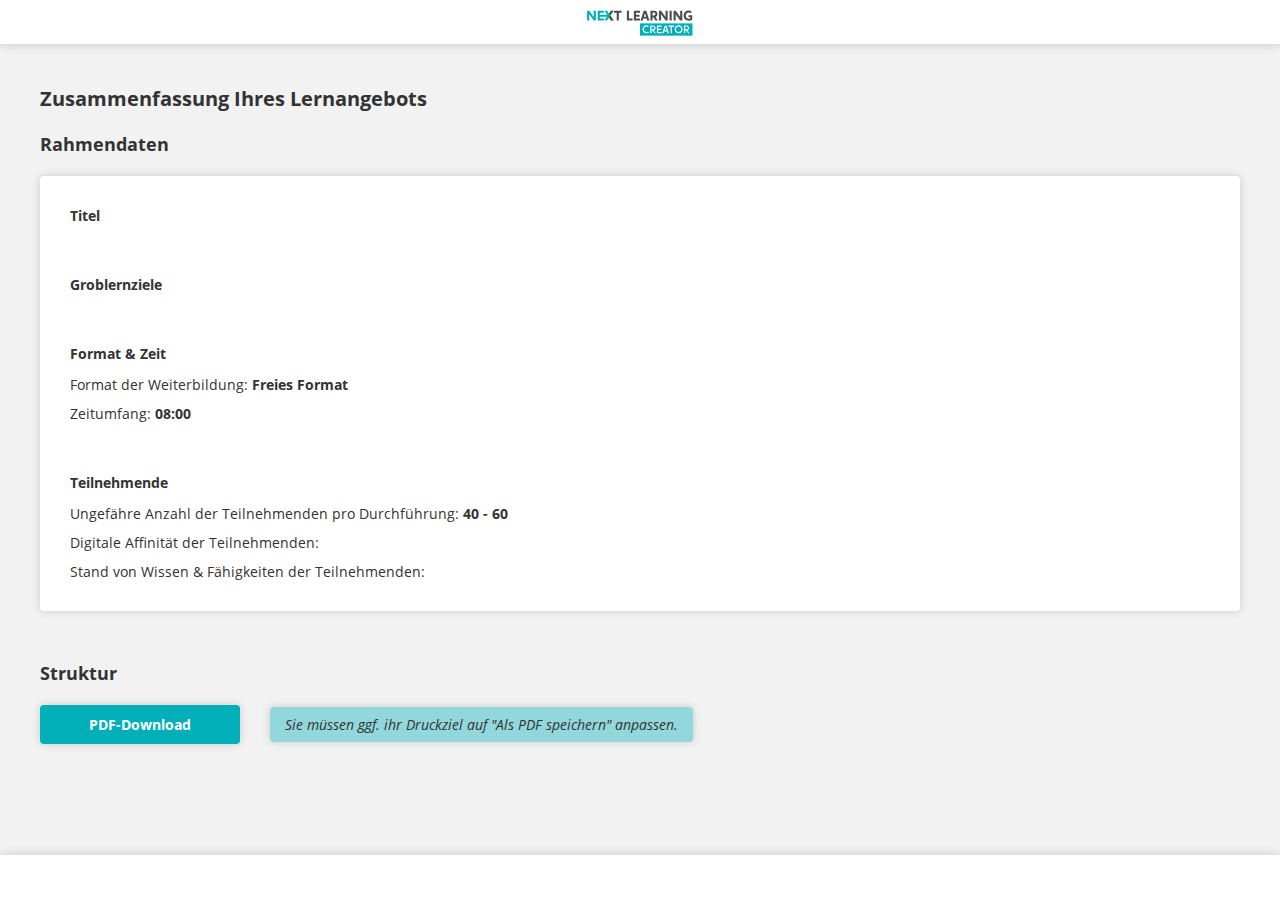
<file: creator/summary.html>
<!DOCTYPE html>
<html lang="de">

<head>
    <meta charset="utf-8">
    <meta name="viewport" content="width=device-width, initial-scale=1.0">
    <title>Start - Next Learning Creator</title>
    
    <link rel="shortcut icon" type="image/x-icon" href="img/favicon.ico">
    <link href="fonts/fonts.css" rel="stylesheet">
    <link href="fonts/dooiconfont/dooiconfont.css" rel="stylesheet">
    <script src="libs/jquery-3.6.1.min.js"></script>
    <script src="libs/jquery-ui.min.js"></script>
    <script src="libs/jquery.ui.touch-punch.js"></script>
    <script src="libs/chart.umd.min.js"></script>

    <link rel="stylesheet" type="text/css" href="style.css">

    <script src="js/jsonInfotexts.js"></script>
    <script src="js/scriptStructure.js"></script>
    <script src="js/loadAndSaveData.js"></script>
    <script src="js/fillSummary.js"></script>
    <script src="js/script.js"></script>
</head>

<body>
    <header>
        <span id="logo"><img class="logo" src="img/Logo_Next Learning_Creator.svg"
                alt="Logo Next Learning Creator"></span>
    </header>
    <header class="hasSubHeader">
        <div class="headerLeft">
            <!-- <a href="offer.html" class="backButton small">Zurück</a> -->
        </div>

        <span id="logo"><img class="logo" src="img/Logo_Next Learning_Creator.svg"
                alt="Logo Next Learning Creator"></span>

        <div class="headerRight">
            <!-- <a href="index.html" class="primaryButton small">Weiter</a> -->
        </div>
    </header>







    <main class="contentWidth">

        <section id="summary" class="summary">
            <h1>Zusammenfassung Ihres Lernangebots</h1>

            <div class="cardTitleWrapper">
                <h2 class="cardTitle">Rahmendaten</h2>
                <div class="card bigPadding">
                    <div class="inputWrapper">
                        <h4 class="margin-bottom-12">Titel</h4>
                        <p id="summaryTitel"></p>
                    </div>

                    <div class="inputWrapper">
                        <h4 class="margin-bottom-12">Groblernziele</h4>
                        <ul class="learningTargetLevelList">
                            <!-- <li>
                                <p><span class="conceptLearningTargetLevel">Stufe 2:</span> Die Teilnehmenden können<span class="inputTextLearningTargetLevel">die Theorie zu Feuerlöschern</span> <span class="learningTargetLevelVerb">wiedergeben</span>.</p>
                            </li>
                            <li>
                                <p><span class="conceptLearningTargetLevel">Stufe 2:</span> Die Teilnehmenden können<span class="inputTextLearningTargetLevel">Übersicht nützliche Methoden, Tools und Modellierungssprachen in ihren Grundzügen</span> <span class="learningTargetLevelVerb">anwenden</span>.</p>
                            </li>
                            <li>
                                <p><span class="conceptLearningTargetLevel">Stufe 2:</span> Die Teilnehmenden können<span class="inputTextLearningTargetLevel">theoretisches SE-Wissen in Fallstudien und konkreten Praxisfällen aus der Industrie</span> <span class="learningTargetLevelVerb">anwenden</span>.</p>
                            </li> -->
                        </ul>
                    </div>

                    <div class="inputWrapper">
                        <h4 class="margin-bottom-12">Format & Zeit</h4>
                        <p>Format der Weiterbildung: <span id="summaryFormat"><b></b></span></p>
                        <p>Zeitumfang: <span id="summaryTime"><b></b></span></p>
                    </div>

                    <div class="inputWrapper">
                        <h4 class="margin-bottom-12">Teilnehmende</h4>
                        <p>Ungefähre Anzahl der Teilnehmenden pro Durchführung: <span id="summaryUserPerEvent"><b></b></span></p>
                        <p>Digitale Affinität der Teilnehmenden: <span id="summaryDigitalAffinity"><b></b></span></p>
                        <p>Stand von Wissen & Fähigkeiten der Teilnehmenden: <span id="summaryKnowledgeSkills"><b></b></span></p>
                    </div>
                </div>
            </div>

            <h2 class="cardTitle">Struktur</h2>
            <div id="summaryStructureElements">

            </div>

            <!-- <div class="cardTitleWrapper summaryStructureElement" data-type="presence-seminar">
                <div class="structureElementHeaderRow">
                    <h3 class="cardTitle structureElementHeaderHeading">Titel der Spalte: Schulungstag 1</h3>
                    <div class="headerTypeBadge fontSizeSmall">Präsenz-Veranstaltung</div>
                </div>
                <div class="card bigPadding">
                    <div class="inputWrapper">
                        <table class="structureElementAllSections">
                            <thead>
                                <tr>
                                    <th>Titel des Abschnitts</th>
                                    <th>Verlauf</th>
                                    <th>Uhrzeit</th>
                                    <th>Inhalt</th>
                                    <th>Methode</th>
                                    <th>Lernziel</th>
                                    <th>Sozialform</th>
                                </tr>
                            </thead>
                            <tbody>
                                <tr>
                                    <td class="contentSectionTitle">Herzlich Willkommen – Starte hier!</td>
                                    <td class="contentPhase">Einführung</td>
                                    <td class="contentTime">09:00 - 09:15</td>
                                    <td class="contentSubtopic">Unterthema 1, Unterthema 2</td>
                                    <td class="contentMethod">Gespräch</td>
                                    <td class="contentLearningTargetLevelAndFormulation">Stufe 1: Lernzielformulierung einfügen (mehrere Lernzielformulierungen können hier sein)</td>
                                    <td class="contentSocialForm">Plenum</td>
                                </tr>
                                <tr>
                                    <td class="contentSectionTitle">Herzlich Willkommen – Starte hier!</td>
                                    <td class="contentPhase">Erarbeitung</td>
                                    <td class="contentTime">09:15 - 10:15</td>
                                    <td class="contentSubtopic">Unterthema 1, Unterthema 2</td>
                                    <td class="contentMethod">Aufgabe</td>
                                    <td class="contentLearningTargetLevelAndFormulation">Stufe 2: Lernzielformulierung einfügen (mehrere Lernzielformulierungen können hier sein)</td>
                                    <td class="contentSocialForm">Einzelarbeit</td>
                                </tr>
                                <tr>
                                    <td class="contentSectionTitle">...</td>
                                    <td class="contentPhase">...</td>
                                    <td class="contentTime">...</td>
                                    <td class="contentSubtopic">...</td>
                                    <td class="contentMethod">...</td>
                                    <td class="contentLearningTargetLevelAndFormulation">...</td>
                                    <td class="contentSocialForm">...</td>
                                </tr>
                            </tbody>
                        </table>
                    </div>
                </div>
            </div>

            <div class="cardTitleWrapper summaryStructureElement" data-type="live-seminar">
                <div class="structureElementHeaderRow">
                    <h3 class="cardTitle structureElementHeaderHeading">Schulungstag 2</h3>
                    <div class="headerTypeBadge fontSizeSmall">Live-Online-Veranstaltung</div>
                </div>
                <div class="card bigPadding">
                    <div class="inputWrapper">
                        <table class="structureElementAllSections">
                            <thead>
                                <tr>
                                    <th>Titel des Abschnitts</th>
                                    <th>Verlauf</th>
                                    <th>Uhrzeit</th>
                                    <th>Inhalt</th>
                                    <th>Methode</th>
                                    <th>Lernziel</th>
                                    <th>Sozialform</th>
                                </tr>
                            </thead>
                            <tbody>
                                <tr>
                                    <td class="contentSectionTitle">Herzlich Willkommen – Starte hier!</td>
                                    <td class="contentPhase">Einführung</td>
                                    <td class="contentTime">09:00 - 09:15</td>
                                    <td class="contentSubtopic">Unterthema 1, Unterthema 2</td>
                                    <td class="contentMethod">Gespräch</td>
                                    <td class="contentLearningTargetLevelAndFormulation">Stufe 1: Lernzielformulierung einfügen (mehrere Lernzielformulierungen können hier sein)</td>
                                    <td class="contentSocialForm">Plenum</td>
                                </tr>
                                <tr>
                                    <td class="contentSectionTitle">Herzlich Willkommen – Starte hier!</td>
                                    <td class="contentPhase">Erarbeitung</td>
                                    <td class="contentTime">09:15 - 10:15</td>
                                    <td class="contentSubtopic">Unterthema 1, Unterthema 2</td>
                                    <td class="contentMethod">Aufgabe</td>
                                    <td class="contentLearningTargetLevelAndFormulation">Stufe 2: Lernzielformulierung einfügen (mehrere Lernzielformulierungen können hier sein)</td>
                                    <td class="contentSocialForm">Einzelarbeit</td>
                                </tr>
                                <tr>
                                    <td class="contentSectionTitle">...</td>
                                    <td class="contentPhase">...</td>
                                    <td class="contentTime">...</td>
                                    <td class="contentSubtopic">...</td>
                                    <td class="contentMethod">...</td>
                                    <td class="contentLearningTargetLevelAndFormulation">...</td>
                                    <td class="contentSocialForm">...</td>
                                </tr>
                            </tbody>
                        </table>
                    </div>
                </div>
            </div>

            <div class="cardTitleWrapper summaryStructureElement" data-type="elearning">
                <div class="structureElementHeaderRow">
                    <h3 class="cardTitle structureElementHeaderHeading">Selbstlernphase 1</h3>
                    <div class="headerTypeBadge fontSizeSmall">E-Learning</div>
                </div>
                <div class="card bigPadding">
                    <div class="inputWrapper">
                        <div class="structureElementSingleSection">
                            <table class="structureElementAllSections">
                                <thead>
                                    <tr>
                                        <th>Titel des Abschnitts</th>
                                        <th>Phase</th>
                                        <th>Dauer</th>
                                        <th>Lernziel</th>
                                    </tr>
                                </thead>
                                <tbody>
                                    <tr>
                                        <td class="contentSectionTitle">Titel des grauen Abschnitts</td>
                                        <td class="contentPhase">Erarbeitung</td>
                                        <td class="contentDuration">60 Min.</td>
                                        <td class="contentLearningTargetLevelAndFormulation">Stufe 1: Lernzielformulierung einfügen (mehrere Lernzielformulierungen können hier sein),<br>Stufe 1: Lernzielformulierung einfügen (mehrere Lernzielformulierungen können hier sein)</td>
                                    </tr>
                                </tbody>
                            </table>
                            <table class="structureElementAllSections contentSection">
                                <thead>
                                    <tr>
                                        <th>Dauer</th>
                                        <th>Seitentitel</th>
                                        <th>Lernobjekte</th>
                                    </tr>
                                </thead>
                                <tbody>
                                    <tr>
                                        <td class="contentDurationPerPage">5 Min.</td>
                                        <td class="contentTitlePage">Willkommen</td>
                                        <td class="contentLearningObjects">Video, Text, Bild, Zeitstrahl</td>
                                    </tr>
                                    <tr>
                                        <td class="contentDurationPerPage">5 Min.</td>
                                        <td class="contentTitlePage">Seite 2</td>
                                        <td class="contentLearningObjects">Video, Text, Bild, Zeitstrahl</td>
                                    </tr>
                                    <tr>
                                        <td class="contentDurationPerPage">5 Min.</td>
                                        <td class="contentTitlePage">Seite 3</td>
                                        <td class="contentLearningObjects">Video, Text, Bild, Zeitstrahl</td>
                                    </tr>
                                    <tr>
                                        <td class="contentDurationPerPage">5 Min.</td>
                                        <td class="contentTitlePage">Seite 4</td>
                                        <td class="contentLearningObjects">Video, Text, Bild, Zeitstrahl</td>
                                    </tr>
                                </tbody>
                            </table>
                        </div>
                        
                        <div class="divider"></div>

                        <div class="structureElementSingleSection">
                            <table class="structureElementAllSections">
                                <thead>
                                    <tr>
                                        <th>Titel des Abschnitts</th>
                                        <th>Phase</th>
                                        <th>Dauer</th>
                                        <th>Lernziel</th>
                                    </tr>
                                </thead>
                                <tbody>
                                    <tr>
                                        <td class="contentSectionTitle">Titel des grauen Abschnitts</td>
                                        <td class="contentPhase">Erarbeitung</td>
                                        <td class="contentDuration">60 Min.</td>
                                        <td class="contentLearningTargetLevelAndFormulation">Stufe 1: Lernzielformulierung einfügen (mehrere Lernzielformulierungen können hier sein),<br>Stufe 1: Lernzielformulierung einfügen (mehrere Lernzielformulierungen können hier sein)</td>
                                    </tr>
                                </tbody>
                            </table>
                            <table class="structureElementAllSections contentSection">
                                <thead>
                                    <tr>
                                        <th>Dauer</th>
                                        <th>Seitentitel</th>
                                        <th>Lernobjekte</th>
                                    </tr>
                                </thead>
                                <tbody>
                                    <tr>
                                        <td class="contentDurationPerPage">5 Min.</td>
                                        <td class="contentTitlePage">Willkommen</td>
                                        <td class="contentLearningObjects">Video, Text, Bild, Zeitstrahl</td>
                                    </tr>
                                    <tr>
                                        <td class="contentDurationPerPage">5 Min.</td>
                                        <td class="contentTitlePage">Seite 2</td>
                                        <td class="contentLearningObjects">Video, Text, Bild, Zeitstrahl</td>
                                    </tr>
                                    <tr>
                                        <td class="contentDurationPerPage">5 Min.</td>
                                        <td class="contentTitlePage">Seite 3</td>
                                        <td class="contentLearningObjects">Video, Text, Bild, Zeitstrahl</td>
                                    </tr>
                                    <tr>
                                        <td class="contentDurationPerPage">5 Min.</td>
                                        <td class="contentTitlePage">Seite 4</td>
                                        <td class="contentLearningObjects">Video, Text, Bild, Zeitstrahl</td>
                                    </tr>
                                </tbody>
                            </table>
                        </div>

                    </div>
                </div>
            </div> -->
            
            <div class="goNextContainer">
                <button id="summaryPDFDownload" class="primaryButton primaryButtonSmall">PDF-Download</button>
                <p class="goNextInfotext">Sie müssen ggf. ihr Druckziel auf "Als PDF speichern" anpassen.</p>
            </div>
        </section>

    </main>









    <footer>
        <!-- <nav id="menuFooter">
            <ul class="menuFooterList">
                <li class="menuFooterListItem">
                    <a class="menuFooterListItemLink" href="index.html">
                        <span class="footerTitle">Start</span>
                    </a>
                </li>
                <li class="menuFooterListItem">
                    <a class="menuFooterListItemLink" href="data.html">
                        <span class="footerTitle">Rahmendaten</span>
                    </a>
                </li>
                <li class="menuFooterListItem">
                    <a class="menuFooterListItemLink" href="content.html">
                        <span class="footerTitle">Inhalte</span>
                    </a>
                </li>
                <li class="menuFooterListItem">
                    <a class="menuFooterListItemLink" href="template.html">
                        <span class="footerTitle">Vorlagen</span>
                    </a>
                </li>
                <li class="menuFooterListItem">
                    <a class="menuFooterListItemLink" href="structure.html">
                        <span class="footerTitle">Struktur</span>
                    </a>
                </li>
                <li class="menuFooterListItem">
                    <a class="menuFooterListItemLink" href="analysis.html">
                        <span class="footerTitle">Analyse</span>
                    </a>
                </li>
                <li class="menuFooterListItem">
                    <a class="menuFooterListItemLink" href="offer.html">
                        <span class="footerTitle">Angebotsbeschreibung</span>
                    </a>
                </li>
                <li class="menuFooterListItem active">
                    <a class="menuFooterListItemLink" href="conclusion.html">
                        <span class="footerTitle">Abschluss</span>
                    </a>
                </li>
            </ul>
        </nav> -->
    </footer>

</body>

</html>
</file>
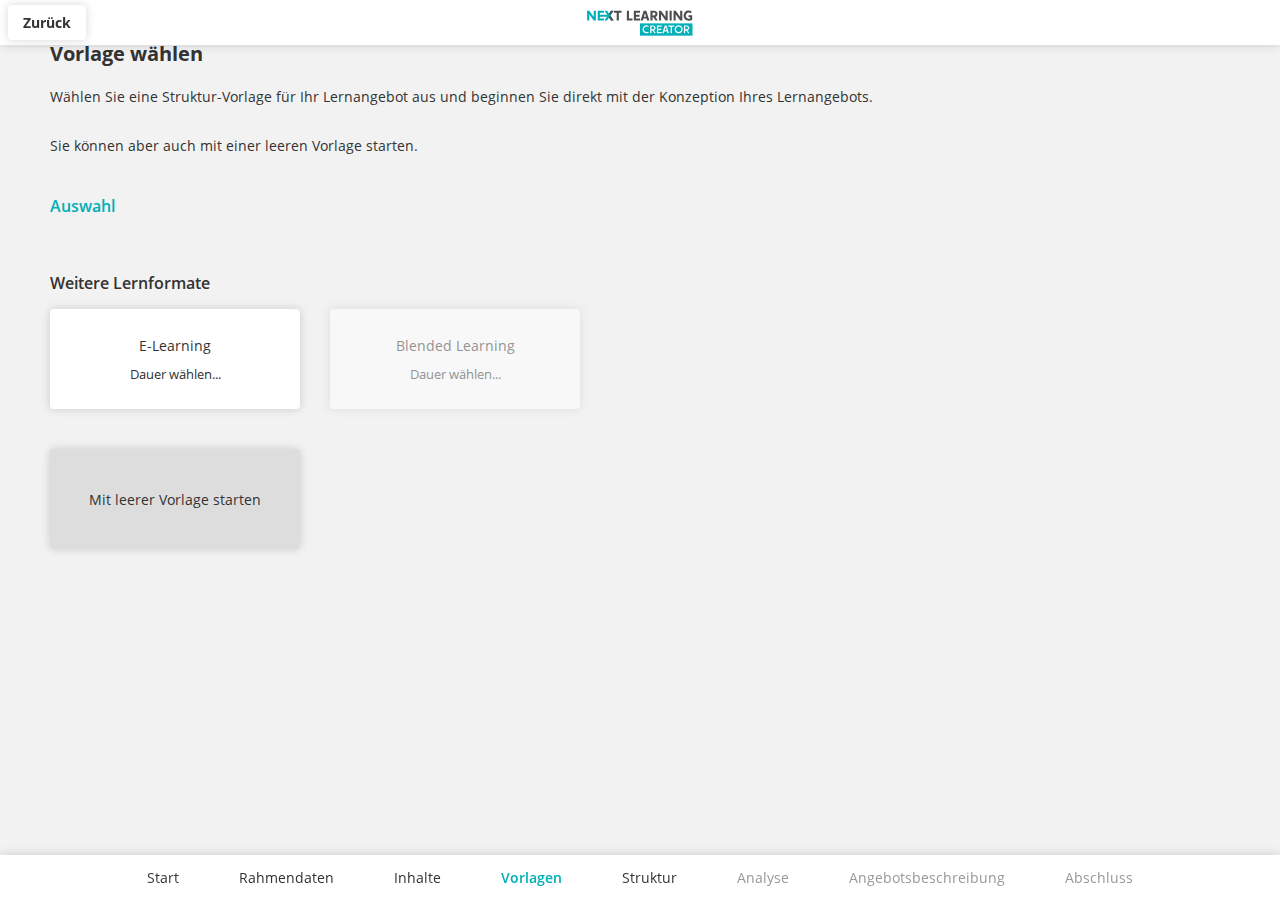
<file: creator/template.html>
<!DOCTYPE html>
<html lang="de">
    <head>
        <meta charset="utf-8">
        <meta name="viewport" content="width=device-width, initial-scale=1.0">
        <title>Vorlagen - Next Learning Creator</title>
        
        <link rel="shortcut icon" type="image/x-icon" href="img/favicon.ico">
        <link href="fonts/fonts.css" rel="stylesheet">
        <link href="fonts/dooiconfont/dooiconfont.css" rel="stylesheet">
        <script src="libs/jquery-3.6.1.min.js"></script>
        <script src="libs/jquery-ui.min.js"></script>
        <script src="libs/jquery.ui.touch-punch.js"></script>
        <script src="libs/chart.umd.min.js"></script>

        <link rel="stylesheet" type="text/css" href="style.css">

        <script src="js/jsonInfotexts.js"></script>
        <script src="js/scriptStructure.js"></script>
        <script src="js/loadAndSaveData.js"></script>
        <script src="js/generateTemplateRecommendations.js"></script>
        <script src="js/generateAndSaveStructure.js"></script>
        <script src="js/script.js"></script>
    </head>
    <body>
        <header>
            <div class="headerLeft">
                <a href="content.html" class="backButton small">Zurück</a>
            </div>
            <span id="logo">
                <img class="logo" src="img/Logo_Next Learning_Creator.svg" alt="Logo Next Learning Creator">
            </span>
            <div class="headerRight"></div>
        </header>
        <main class="fullWidth">
            <section id="template">
                <div class="innerSection introductionHeader">
                    <h1>Vorlage wählen</h1>
                    <p>Wählen Sie eine Struktur-Vorlage für Ihr Lernangebot aus und beginnen Sie direkt mit der Konzeption Ihres Lernangebots.</p>
                    <p>Sie können aber auch mit einer leeren Vorlage starten.</p>
                </div>
                <div class="templateCardSection">
                    <h3 class="templateCardTitle highlighted">Auswahl</h3>
                    <div id="templateRecommendations" class="templateCardWrapper">
                        <!-- generate template recommendations -->
                    </div>
                </div>
                <div class="templateCardSection">
                    <h3 class="templateCardTitle">Weitere Lernformate</h3>
                    <div class="templateCardWrapper">
                        <!-- elearning ausgeblendet weil es oben schon bei empfehlungen steht -->
                        <div class="templateCard card" data-digitalEvent="true" data-presenceEvent="false">
                            <p>E-Learning</p>
                            <p class="customTemplateTime" data-customTemplateTimeValue="" data-customTemplateTimeText="">
                                <span class="customTemplateTimeValue"></span>
                                <span class="customTemplateTimeText">Dauer wählen...</span>
                            </p>
                        </div>
                        <!-- wenn zeitauswahl wieder funktionieren soll anstatt a wieder div schreiben & im js select duration komplett wieder einblenden -->
                        <a href="structure.html" class="templateCard disabled card" data-digitalEvent="true" data-presenceEvent="true">
                            <p>Blended Learning</p>
                            <p class="customTemplateTime" data-customTemplateTimeValue="" data-customTemplateTimeText="">
                                <span class="customTemplateTimeValue"></span>
                                <span class="customTemplateTimeText">Dauer wählen...</span>
                            </p>
                        </a>
                    </div>
                </div>
                <div class="templateCardSection">
                    <div class="templateCardWrapper">
                        <a href="structure.html" class="card greyTemplateCard blankTemplate" onclick="generateTemplateStructure(this);">
                            <p>Mit leerer Vorlage starten</p>
                        </a>
                    </div>
                </div>
            </section>
        </main>
        <footer>
            <nav id="menuFooter">
                <ul class="menuFooterList">
                    <li class="menuFooterListItem">
                        <a class="menuFooterListItemLink" href="index.html">
                            <span class="footerTitle">Start</span>
                        </a>
                    </li>
                    <li class="menuFooterListItem">
                        <a class="menuFooterListItemLink" href="data.html">
                            <span class="footerTitle">Rahmendaten</span>
                        </a>
                    </li>
                    <li class="menuFooterListItem">
                        <a class="menuFooterListItemLink" href="content.html">
                            <span class="footerTitle">Inhalte</span>
                        </a>
                    </li>
                    <li class="menuFooterListItem active">
                        <a class="menuFooterListItemLink" href="template.html">
                            <span class="footerTitle">Vorlagen</span>
                        </a>
                    </li>
                    <li class="menuFooterListItem">
                        <a class="menuFooterListItemLink" href="structure.html">
                            <span class="footerTitle">Struktur</span>
                        </a>
                    </li>
                    <li class="menuFooterListItem inactive">
                        <a class="menuFooterListItemLink" href="analysis.html">
                            <span class="footerTitle">Analyse</span>
                        </a>
                    </li>
                    <li class="menuFooterListItem inactive">
                        <a class="menuFooterListItemLink" href="offer.html">
                            <span class="footerTitle">Angebotsbeschreibung</span>
                        </a>
                    </li>
                    <li class="menuFooterListItem inactive">
                        <a class="menuFooterListItemLink" href="conclusion.html">
                            <span class="footerTitle">Abschluss</span>
                        </a>
                    </li>
                </ul>
            </nav>
        </footer>
        <div class="infotextWrapper">
            <div class="infotextBackground"></div>
            <div class="infotextInner thinScrollbar">
                <div class="infotextTop padding">
                    <h3 class="infotextHeadline">Hinweis</h3>
                    <button class="buttonText infotextClose">
                        <span class="dooIconContainer dooContainerName-cancel userIcon">
                            <i class="dooIcon dooIcon-cancel dooIconSize-20"></i>
                        </span>
                    </button>
                </div>
                <div class="infotextText padding">Lorem ipsum dolor sit amet, consetetur sadipscing elitr, sed diam nonumy eirmod tempor invidunt ut labore et dolore magna aliquyam erat, sed diam voluptua. At vero eos et accusam et justo duo dolores et ea rebum. Stet clita kasd gubergren, no sea takimata sanctus est Lorem ipsum dolor sit amet. Lorem ipsum dolor sit amet, consetetur sadipscing elitr, sed diam nonumy eirmod tempor invidunt ut labore et dolore magna aliquyam erat, sed diam voluptua. At vero eos et accusam et justo duo dolores et ea rebum. Stet clita kasd gubergren, no sea takimata sanctus est Lorem ipsum dolor sit amet.</div>
            </div>
        </div>
        <!-- template lightbox duration start -->
        <div class="templateLightboxWrapper">
            <button type="button" title="Schließen" class="closeTemplateLightboxWrapper">
                <span class="dooIconContainer dooContainerName-cancel userIcon">
                    <i class="dooIcon dooIcon-cancel dooIconSize-16"></i>
                </span>
            </button>
            <h3 class="cardTitle">Dauer wählen</h3>
            <div class="digitalEvent">
                <p>Zeitumfang Digital</p>
                <div class="hourDayContainer">
                    <input type="number" class="customTimeInput sliderInput" name="customTimeInput" min="0" max="100" onchange="outputTemplateTime(this)">
                    <div class="multipleButton alwaysActive">
                        <button class="singleMultipleButton buttonStart sliderConfig1 active" onclick="multipleButtonActive(this); outputTemplateTime(this);">Stunde(n)</button>
                        <button class="singleMultipleButton buttonEnd sliderConfig2" onclick="multipleButtonActive(this); outputTemplateTime(this);">Tag(e)</button>
                    </div>
                </div>
            </div>
            <div class="presenceEvent">
                <p>Zeitumfang Präsenz</p>
                <div class="hourDayContainer">
                    <input type="number" class="customTimeInput sliderInput" name="customTimeInput" min="0" max="100" onchange="outputTemplateTime(this)">
                    <div class="multipleButton alwaysActive">
                        <button class="singleMultipleButton buttonStart sliderConfig1 active" onclick="multipleButtonActive(this); outputTemplateTime(this);">Stunde(n)</button>
                        <button class="singleMultipleButton buttonEnd sliderConfig2" onclick="multipleButtonActive(this); outputTemplateTime(this);">Tag(e)</button>
                    </div>
                </div>
            </div>
            <a href="structure.html" class="primaryButton primaryButtonSmall">Vorlage anwenden</a>
        </div>
        <div class="templateLightboxOverlay"></div>
        <!-- template lightbox duration end -->
    </body>
</html>
</file>
<file: creator/fonts/fonts.css>
/* open-sans-300 - latin */
@font-face {
  font-family: 'Open Sans';
  font-style: normal;
  font-weight: 300;
  src: local('Open Sans Light'), local('OpenSans-Light'),
       url('open-sans/open-sans-v17-latin-300.woff2') format('woff2'), /* Chrome 26+, Opera 23+, Firefox 39+ */
       url('open-sans/open-sans-v17-latin-300.woff') format('woff'); /* Chrome 6+, Firefox 3.6+, IE 9+, Safari 5.1+ */
}
/* open-sans-300italic - latin */
@font-face {
  font-family: 'Open Sans';
  font-style: italic;
  font-weight: 300;
  src: local('Open Sans Light Italic'), local('OpenSans-LightItalic'),
       url('open-sans/open-sans-v17-latin-300italic.woff2') format('woff2'), /* Chrome 26+, Opera 23+, Firefox 39+ */
       url('open-sans/open-sans-v17-latin-300italic.woff') format('woff'); /* Chrome 6+, Firefox 3.6+, IE 9+, Safari 5.1+ */
}
/* open-sans-regular - latin */
@font-face {
  font-family: 'Open Sans';
  font-style: normal;
  font-weight: 400;
  src: local('Open Sans Regular'), local('OpenSans-Regular'),
       url('open-sans/open-sans-v17-latin-regular.woff2') format('woff2'), /* Chrome 26+, Opera 23+, Firefox 39+ */
       url('open-sans/open-sans-v17-latin-regular.woff') format('woff'); /* Chrome 6+, Firefox 3.6+, IE 9+, Safari 5.1+ */
}
/* open-sans-italic - latin */
@font-face {
  font-family: 'Open Sans';
  font-style: italic;
  font-weight: 400;
  src: local('Open Sans Italic'), local('OpenSans-Italic'),
       url('open-sans/open-sans-v17-latin-italic.woff2') format('woff2'), /* Chrome 26+, Opera 23+, Firefox 39+ */
       url('open-sans/open-sans-v17-latin-italic.woff') format('woff'); /* Chrome 6+, Firefox 3.6+, IE 9+, Safari 5.1+ */
}
/* open-sans-600 - latin */
@font-face {
  font-family: 'Open Sans';
  font-style: normal;
  font-weight: 600;
  src: local('Open Sans SemiBold'), local('OpenSans-SemiBold'),
       url('open-sans/open-sans-v17-latin-600.woff2') format('woff2'), /* Chrome 26+, Opera 23+, Firefox 39+ */
       url('open-sans/open-sans-v17-latin-600.woff') format('woff'); /* Chrome 6+, Firefox 3.6+, IE 9+, Safari 5.1+ */
}
/* open-sans-600italic - latin */
@font-face {
  font-family: 'Open Sans';
  font-style: italic;
  font-weight: 600;
  src: local('Open Sans SemiBold Italic'), local('OpenSans-SemiBoldItalic'),
       url('open-sans/open-sans-v17-latin-600italic.woff2') format('woff2'), /* Chrome 26+, Opera 23+, Firefox 39+ */
       url('open-sans/open-sans-v17-latin-600italic.woff') format('woff'); /* Chrome 6+, Firefox 3.6+, IE 9+, Safari 5.1+ */
}
/* open-sans-700 - latin */
@font-face {
  font-family: 'Open Sans';
  font-style: normal;
  font-weight: 700;
  src: local('Open Sans Bold'), local('OpenSans-Bold'),
       url('open-sans/open-sans-v17-latin-700.woff2') format('woff2'), /* Chrome 26+, Opera 23+, Firefox 39+ */
       url('open-sans/open-sans-v17-latin-700.woff') format('woff'); /* Chrome 6+, Firefox 3.6+, IE 9+, Safari 5.1+ */
}
/* open-sans-700italic - latin */
@font-face {
  font-family: 'Open Sans';
  font-style: italic;
  font-weight: 700;
  src: local('Open Sans Bold Italic'), local('OpenSans-BoldItalic'),
       url('open-sans/open-sans-v17-latin-700italic.woff2') format('woff2'), /* Chrome 26+, Opera 23+, Firefox 39+ */
       url('open-sans/open-sans-v17-latin-700italic.woff') format('woff'); /* Chrome 6+, Firefox 3.6+, IE 9+, Safari 5.1+ */
}
</file>
<file: creator/fonts/dooiconfont/dooiconfont.css>
@font-face {
  font-family: 'dooiconfont';
  src: url('dooiconfont.eot');
  src: url('dooiconfont.eot#iefix') format('embedded-opentype'),
       url('dooiconfont.woff2') format('woff2'),
       url('dooiconfont.woff') format('woff'),
       url('dooiconfont.ttf') format('truetype'),
       url('dooiconfont.svg#dooiconfont') format('svg');
  font-weight: normal;
  font-style: normal;
}

/* Chrome hack: SVG is rendered more smooth in Windozze. 100% magic, uncomment if you need it. */
/* Note, that will break hinting! In other OS-es font will be not as sharp as it could be */
/*
@media screen and (-webkit-min-device-pixel-ratio:0) {
  @font-face {
    font-family: 'dooiconfont';
    src: url('../font/dooiconfont.svg?69967648#dooiconfont') format('svg');
  }
}
*/
[class^="dooIcon-"]:before, [class*=" dooIcon-"]:before {
  font-family: "dooiconfont";
  font-style: normal;
  font-weight: normal;
  speak: never;

  display: inline-block;
  text-decoration: inherit;
  width: 1em;
  margin-right: .2em;
  text-align: center;
  /* opacity: .8; */

  /* For safety - reset parent styles, that can break glyph codes*/
  font-variant: normal;
  text-transform: none;

  /* fix buttons height, for twitter bootstrap */
  line-height: 1em;

  /* Animation center compensation - margins should be symmetric */
  /* remove if not needed */
  margin-left: .2em;

  /* you can be more comfortable with increased icons size */
  /* font-size: 120%; */

  /* Font smoothing. That was taken from TWBS */
  -webkit-font-smoothing: antialiased;
  -moz-osx-font-smoothing: grayscale;

  /* Uncomment for 3D effect */
  /* text-shadow: 1px 1px 1px rgba(127, 127, 127, 0.3); */
}

.dooIcon.dooIconSize-10 {
	font-size: 10px;
}

.dooIcon.dooIconSize-12 {
	font-size: 12px;
}

.dooIcon.dooIconSize-14 {
	font-size: 14px;
}

.dooIcon.dooIconSize-16 {
	font-size: 16px;
}

.dooIcon.dooIconSize-18 {
	font-size: 18px;
}

.dooIcon.dooIconSize-20 {
	font-size: 20px;
}

.dooIcon.dooIconSize-22 {
	font-size: 20px;
}

.dooIcon.dooIconSize-24 {
	font-size: 24px;
}

.dooIcon.dooIconSize-32 {
	font-size: 32px;
}

.dooIcon.dooIconSize-46 {
	font-size: 46px;
	line-height: 0;
}

.dooIcon.dooIconSize-50 {
	font-size: 50px;
}

.dooIcon.dooIconSize-54 {
	font-size: 54px;
}

.dooIcon.dooIconSize-85 {
	font-size: 85px;
	line-height: 100px;
}

.dooIcon.dooIconSize-100 {
	font-size: 100px;
	line-height: 0;
}

.dooIcon-onlinesupport:before { content: '\e800'; } /* '' */
.dooIcon-arrow-right:before { content: '\e801'; } /* '' */
.dooIcon-tabletVertical:before { content: '\e802'; } /* '' */
.dooIcon-btnconfig:before { content: '\e803'; } /* '' */
.dooIcon-btnlogout:before { content: '\e804'; } /* '' */
.dooIcon-envelope:before { content: '\e805'; } /* '' */
.dooIcon-edit:before { content: '\e806'; } /* '' */
.dooIcon-pencil:before { content: '\e807'; } /* '' */
.dooIcon-cancel:before { content: '\e808'; } /* '' */
.dooIcon-darkmode:before { content: '\e809'; } /* '' */
.dooIcon-bigview:before { content: '\e80a'; } /* '' */
.dooIcon-blendedlearning:before { content: '\e80c'; } /* '' */
.dooIcon-camera:before { content: '\e80d'; } /* '' */
.dooIcon-calendar:before { content: '\e80e'; } /* '' */
.dooIcon-not-ok:before { content: '\e80f'; } /* '' */
.dooIcon-question_layout_1:before { content: '\e810'; } /* '' */
.dooIcon-certificate:before { content: '\e813'; } /* '' */
.dooIcon-clipboard:before { content: '\e815'; } /* '' */
.dooIcon-curriculum:before { content: '\e816'; } /* '' */
.dooIcon-btnadd:before { content: '\e817'; } /* '' */
.dooIcon-dashboard:before { content: '\e818'; } /* '' */
.dooIcon-doo:before { content: '\e819'; } /* '' */
.dooIcon-double-arrow-left:before { content: '\e81a'; } /* '' */
.dooIcon-double-arrow-right:before { content: '\e81b'; } /* '' */
.dooIcon-elearning:before { content: '\e81c'; } /* '' */
.dooIcon-eventapproval:before { content: '\e81d'; } /* '' */
.dooIcon-questions_review:before { content: '\e820'; } /* '' */
.dooIcon-refresh:before { content: '\e821'; } /* '' */
.dooIcon-report_fav:before { content: '\e822'; } /* '' */
.dooIcon-stopwatch:before { content: '\e823'; } /* '' */
.dooIcon-reports:before { content: '\e827'; } /* '' */
.dooIcon-requireddate:before { content: '\e828'; } /* '' */
.dooIcon-reset_page:before { content: '\e829'; } /* '' */
.dooIcon-reviews:before { content: '\e82a'; } /* '' */
.dooIcon-seminar:before { content: '\e82b'; } /* '' */
.dooIcon-state0percent:before { content: '\e82c'; } /* '' */
.dooIcon-state25percent:before { content: '\e82d'; } /* '' */
.dooIcon-state50percent:before { content: '\e82e'; } /* '' */
.dooIcon-state75percent:before { content: '\e82f'; } /* '' */
.dooIcon-state100percent:before { content: '\e830'; } /* '' */
.dooIcon-menu:before { content: '\e83a'; } /* '' */
.dooIcon-layout:before { content: '\e83b'; } /* '' */
.dooIcon-arrow-left:before { content: '\e83c'; } /* '' */
.dooIcon-time:before { content: '\e83e'; } /* '' */
.dooIcon-trash:before { content: '\e83f'; } /* '' */
.dooIcon-community:before { content: '\e843'; } /* '' */
.dooIcon-erfolge:before { content: '\e844'; } /* '' */
.dooIcon-search:before { content: '\e845'; } /* '' */
.dooIcon-info:before { content: '\e846'; } /* '' */
.dooIcon-course:before { content: '\e847'; } /* '' */
.dooIcon-qualification:before { content: '\e848'; } /* '' */
.dooIcon-save:before { content: '\e849'; } /* '' */
.dooIcon-training:before { content: '\e84c'; } /* '' */
.dooIcon-user:before { content: '\e84d'; } /* '' */
.dooIcon-warning:before { content: '\e84f'; } /* '' */
.dooIcon-deny:before { content: '\e850'; } /* '' */
.dooIcon-next-event:before { content: '\e851'; } /* '' */
.dooIcon-arrow-up:before { content: '\e855'; } /* '' */
.dooIcon-arrow-down:before { content: '\e856'; } /* '' */
.dooIcon-ok:before { content: '\e857'; } /* '' */
.dooIcon-question_layout_4:before { content: '\e858'; } /* '' */
.dooIcon-task:before { content: '\e85a'; } /* '' */
.dooIcon-doc:before { content: '\e85b'; } /* '' */
.dooIcon-folder-close:before { content: '\e85c'; } /* '' */
.dooIcon-folder-open:before { content: '\e85d'; } /* '' */
.dooIcon-next:before { content: '\e85e'; } /* '' */
.dooIcon-not-available:before { content: '\e85f'; } /* '' */
.dooIcon-alert:before { content: '\e860'; } /* '' */
.dooIcon-circle:before { content: '\e86b'; } /* '' */
.dooIcon-max:before { content: '\e86c'; } /* '' */
.dooIcon-min:before { content: '\e86d'; } /* '' */
.dooIcon-hourglass:before { content: '\e86e'; } /* '' */
.dooIcon-users:before { content: '\e873'; } /* '' */
.dooIcon-tabletHorizontal:before { content: '\e874'; } /* '' */
.dooIcon-smartphoneHorizontal:before { content: '\e875'; } /* '' */
.dooIcon-smartphoneVertical:before { content: '\e876'; } /* '' */
.dooIcon-desktopPc:before { content: '\e878'; } /* '' */
.dooIcon-pin-disabled:before { content: '\e87b'; } /* '' */
.dooIcon-move_down:before { content: '\e87e'; } /* '' */
.dooIcon-move_up:before { content: '\e881'; } /* '' */
.dooIcon-visible:before { content: '\e882'; } /* '' */
.dooIcon-invisible:before { content: '\e883'; } /* '' */
.dooIcon-indent_right:before { content: '\e884'; } /* '' */
.dooIcon-cut:before { content: '\e885'; } /* '' */
.dooIcon-copy:before { content: '\e886'; } /* '' */
.dooIcon-code:before { content: '\e888'; } /* '' */
.dooIcon-paste:before { content: '\e889'; } /* '' */
.dooIcon-newsite:before { content: '\e88a'; } /* '' */
.dooIcon-indent_left:before { content: '\e88b'; } /* '' */
.dooIcon-reset:before { content: '\e88c'; } /* '' */
.dooIcon-authorisation:before { content: '\e88e'; } /* '' */
.dooIcon-add_user:before { content: '\e88f'; } /* '' */
.dooIcon-forum_add_new:before { content: '\e895'; } /* '' */
.dooIcon-forum:before { content: '\e896'; } /* '' */
.dooIcon-pin:before { content: '\e898'; } /* '' */
.dooIcon-registercode:before { content: '\e899'; } /* '' */
.dooIcon-add_to_group:before { content: '\e89a'; } /* '' */
.dooIcon-system_add_document:before { content: '\e89f'; } /* '' */
.dooIcon-add_cue_card:before { content: '\e8a2'; } /* '' */
.dooIcon-question_layout_5:before { content: '\e8a5'; } /* '' */
.dooIcon-question_layout_3:before { content: '\e8a6'; } /* '' */
.dooIcon-booking:before { content: '\e8a7'; } /* '' */
.dooIcon-charging_export:before { content: '\e8a8'; } /* '' */
.dooIcon-checkpoint:before { content: '\e8a9'; } /* '' */
.dooIcon-answer_area:before { content: '\e8aa'; } /* '' */
.dooIcon-course_announcement:before { content: '\e8ab'; } /* '' */
.dooIcon-course_approval:before { content: '\e8ad'; } /* '' */
.dooIcon-cue_card:before { content: '\e8ae'; } /* '' */
.dooIcon-cue_card_folder:before { content: '\e8af'; } /* '' */
.dooIcon-delete_user:before { content: '\e8b1'; } /* '' */
.dooIcon-design_templates:before { content: '\e8b2'; } /* '' */
.dooIcon-duplicate:before { content: '\e8b3'; } /* '' */
.dooIcon-email:before { content: '\e8b4'; } /* '' */
.dooIcon-e-payment:before { content: '\e8b6'; } /* '' */
.dooIcon-event_reports:before { content: '\e8b7'; } /* '' */
.dooIcon-feedback:before { content: '\e8b9'; } /* '' */
.dooIcon-feedback_mehrfach:before { content: '\e8ba'; } /* '' */
.dooIcon-feedback_question:before { content: '\e8bb'; } /* '' */
.dooIcon-feedback_reports:before { content: '\e8bc'; } /* '' */
.dooIcon-feedback_top:before { content: '\e8bd'; } /* '' */
.dooIcon-forum_achievements_review:before { content: '\e8c0'; } /* '' */
.dooIcon-phone:before { content: '\e8c2'; } /* '' */
.dooIcon-upload:before { content: '\e8c4'; } /* '' */
.dooIcon-grading_key:before { content: '\e8c5'; } /* '' */
.dooIcon-hurdle:before { content: '\e8c6'; } /* '' */
.dooIcon-learnpath_goal:before { content: '\e8c8'; } /* '' */
.dooIcon-import:before { content: '\e8ca'; } /* '' */
.dooIcon-learncard_big:before { content: '\e8cc'; } /* '' */
.dooIcon-learncard_free:before { content: '\e8cd'; } /* '' */
.dooIcon-learncard_small:before { content: '\e8ce'; } /* '' */
.dooIcon-lock_close:before { content: '\e8cf'; } /* '' */
.dooIcon-lock_open:before { content: '\e8d0'; } /* '' */
.dooIcon-pin-enabled:before { content: '\e8d1'; } /* '' */
.dooIcon-mail_reload:before { content: '\e8d2'; } /* '' */
.dooIcon-mail_reload_impossible:before { content: '\e8d3'; } /* '' */
.dooIcon-media:before { content: '\e8d4'; } /* '' */
.dooIcon-move_doc:before { content: '\e8d5'; } /* '' */
.dooIcon-move_user:before { content: '\e8d6'; } /* '' */
.dooIcon-stop:before { content: '\e8d7'; } /* '' */
.dooIcon-participant_management:before { content: '\e8d8'; } /* '' */
.dooIcon-place:before { content: '\e8d9'; } /* '' */
.dooIcon-qn_dialog:before { content: '\e8da'; } /* '' */
.dooIcon-qn_yes_no:before { content: '\e8db'; } /* '' */
.dooIcon-qn_free_text:before { content: '\e8dc'; } /* '' */
.dooIcon-qn_single_choice:before { content: '\e8dd'; } /* '' */
.dooIcon-qn_interactive:before { content: '\e8de'; } /* '' */
.dooIcon-qn_picture:before { content: '\e8df'; } /* '' */
.dooIcon-qn_multiple_choice:before { content: '\e8e0'; } /* '' */
.dooIcon-qn_relation:before { content: '\e8e1'; } /* '' */
.dooIcon-qn_sequence:before { content: '\e8e2'; } /* '' */
.dooIcon-qn_task:before { content: '\e8e3'; } /* '' */
.dooIcon-qn_gap_text:before { content: '\e8e4'; } /* '' */
.dooIcon-qualification_group:before { content: '\e8e5'; } /* '' */
.dooIcon-qualification_skala:before { content: '\e8e6'; } /* '' */
.dooIcon-questions:before { content: '\e8e7'; } /* '' */
.dooIcon-room:before { content: '\e8e9'; } /* '' */
.dooIcon-room_merge:before { content: '\e8ea'; } /* '' */
.dooIcon-scorm:before { content: '\e8eb'; } /* '' */
.dooIcon-select_background:before { content: '\e8ec'; } /* '' */
.dooIcon-sequence:before { content: '\e8ed'; } /* '' */
.dooIcon-survey:before { content: '\e8ef'; } /* '' */
.dooIcon-taskhurdle:before { content: '\e8f0'; } /* '' */
.dooIcon-translation:before { content: '\e8f1'; } /* '' */
.dooIcon-tutorial:before { content: '\e8f2'; } /* '' */
.dooIcon-user_administration:before { content: '\e8f4'; } /* '' */
.dooIcon-user_ext:before { content: '\e8f5'; } /* '' */
.dooIcon-user_review:before { content: '\e8f6'; } /* '' */
.dooIcon-utilities:before { content: '\e8f7'; } /* '' */
.dooIcon-responsive:before { content: '\e8f8'; } /* '' */
.dooIcon-toggle-right-circle:before { content: '\e8fd'; } /* '' */
.dooIcon-comment_right_wrong:before { content: '\e902'; } /* '' */
.dooIcon-comment_right:before { content: '\e903'; } /* '' */
.dooIcon-comment_text:before { content: '\e904'; } /* '' */
.dooIcon-comment_wrong:before { content: '\e905'; } /* '' */
.dooIcon-needs_report:before { content: '\e907'; } /* '' */
.dooIcon-questions_area:before { content: '\e908'; } /* '' */
.dooIcon-rules:before { content: '\e909'; } /* '' */
.dooIcon-pin_not_sticky:before { content: '\e90a'; } /* '' */
.dooIcon-state_0percent:before { content: '\e90b'; } /* '' */
.dooIcon-place_merge:before { content: '\e90c'; } /* '' */
.dooIcon-write_area:before { content: '\e911'; } /* '' */
.dooIcon-number_range:before { content: '\e912'; } /* '' */
.dooIcon-lock:before { content: '\e914'; } /* '' */
.dooIcon-question_layout_7:before { content: '\e915'; } /* '' */
.dooIcon-minus:before { content: '\e917'; } /* '' */
.dooIcon-play:before { content: '\e918'; } /* '' */
.dooIcon-file:before { content: '\e91c'; } /* '' */
.dooIcon-toggle-up:before { content: '\e91d'; } /* '' */
.dooIcon-toggle-right:before { content: '\e921'; } /* '' */
.dooIcon-toggle-left:before { content: '\e922'; } /* '' */
.dooIcon-toggle-down:before { content: '\e923'; } /* '' */
.dooIcon-question_layout_6:before { content: '\e924'; } /* '' */
.dooIcon-question_layout_2:before { content: '\e925'; } /* '' */
.dooIcon-not-ok-circle:before { content: '\e926'; } /* '' */
.dooIcon-pin-circle:before { content: '\e927'; } /* '' */
.dooIcon-next-object-circle:before { content: '\e929'; } /* '' */
.dooIcon-next-object:before { content: '\e92a'; } /* '' */
.dooIcon-question_layout_8:before { content: '\e92c'; } /* '' */
.dooIcon-stop-circle:before { content: '\e92d'; } /* '' */
.dooIcon-full_picture_picture_part:before { content: '\e92f'; } /* '' */
.dooIcon-right_answer_area:before { content: '\e930'; } /* '' */
.dooIcon-wrong_answer_area:before { content: '\e931'; } /* '' */
.dooIcon-mouse_info_area:before { content: '\e932'; } /* '' */
.dooIcon-delete_area:before { content: '\e933'; } /* '' */
.dooIcon-change_comment_area:before { content: '\e934'; } /* '' */
.dooIcon-move_area:before { content: '\e935'; } /* '' */
.dooIcon-resize_area:before { content: '\e936'; } /* '' */
.dooIcon-mark_picture_part:before { content: '\e937'; } /* '' */
.dooIcon-fb_slider:before { content: '\e938'; } /* '' */
.dooIcon-checkbox_area:before { content: '\e939'; } /* '' */
.dooIcon-fb_ranking:before { content: '\e93a'; } /* '' */
.dooIcon-location:before { content: '\e93f'; } /* '' */
.dooIcon-add_user_required:before { content: '\e941'; } /* '' */
.dooIcon-export:before { content: '\e942'; } /* '' */
.dooIcon-move:before { content: '\e943'; } /* '' */
.dooIcon-change_owner:before { content: '\e944'; } /* '' */
.dooIcon-list_interrupted_column:before { content: '\e947'; } /* '' */
.dooIcon-list_interrupted_row:before { content: '\e948'; } /* '' */
.dooIcon-input_field_area:before { content: '\e94b'; } /* '' */
.dooIcon-show_picture_part:before { content: '\e94d'; } /* '' */
.dooIcon-text_alignment:before { content: '\e94f'; } /* '' */
.dooIcon-forum_closed:before { content: '\e950'; } /* '' */
.dooIcon-forum_opened:before { content: '\e951'; } /* '' */
.dooIcon-user_import:before { content: '\e952'; } /* '' */
.dooIcon-horizontal_barchart:before { content: '\e953'; } /* '' */
.dooIcon-summary:before { content: '\e954'; } /* '' */
.dooIcon-ranking:before { content: '\e955'; } /* '' */
.dooIcon-details:before { content: '\e956'; } /* '' */
.dooIcon-last-result-circle:before { content: '\e959'; } /* '' */
.dooIcon-qn_flash:before { content: '\e95a'; } /* '' */
.dooIcon-client_full_size:before { content: '\e95b'; } /* '' */
.dooIcon-print-circle:before { content: '\e95c'; } /* '' */
.dooIcon-toggle-left-circle:before { content: '\e95d'; } /* '' */
.dooIcon-vllearnpath_start:before { content: '\e95f'; } /* '' */
.dooIcon-save-for-later-circle:before { content: '\e960'; } /* '' */
.dooIcon-save-circle:before { content: '\e961'; } /* '' */
.dooIcon-timehurdle:before { content: '\e964'; } /* '' */
.dooIcon-vl_important:before { content: '\e966'; } /* '' */
.dooIcon-deadline:before { content: '\e968'; } /* '' */
.dooIcon-inning:before { content: '\e969'; } /* '' */
.dooIcon-link:before { content: '\e96c'; } /* '' */
.dooIcon-user-profile:before { content: '\e96d'; } /* '' */
.dooIcon-group_authorization:before { content: '\e96e'; } /* '' */
.dooIcon-plus-circled:before { content: '\e96f'; } /* '' */
.dooIcon-referent:before { content: '\e970'; } /* '' */
.dooIcon-manual-room:before { content: '\e971'; } /* '' */
.dooIcon-tab_folder:before { content: '\e973'; } /* '' */
.dooIcon-userabsence:before { content: '\e976'; } /* '' */
.dooIcon-task_template:before { content: '\e977'; } /* '' */
.dooIcon-hotel:before { content: '\e978'; } /* '' */
.dooIcon-filter:before { content: '\e979'; } /* '' */
.dooIcon-camera_delete:before { content: '\e97a'; } /* '' */
.dooIcon-design:before { content: '\e97b'; } /* '' */
.dooIcon-learnpath_section:before { content: '\e97c'; } /* '' */
.dooIcon-learnpath_section_reuse:before { content: '\e97d'; } /* '' */
.dooIcon-individual_page_component:before { content: '\e97e'; } /* '' */
.dooIcon-individual_page_import:before { content: '\e97f'; } /* '' */
.dooIcon-individual_page:before { content: '\e980'; } /* '' */
.dooIcon-individual_page_add_component:before { content: '\e981'; } /* '' */
.dooIcon-fav_standard:before { content: '\e983'; } /* '' */
.dooIcon-fav:before { content: '\e984'; } /* '' */
.dooIcon-evaluation-smiley-1:before { content: '\e985'; } /* '' */
.dooIcon-evaluation-smiley-2:before { content: '\e986'; } /* '' */
.dooIcon-evaluation-smiley-3:before { content: '\e987'; } /* '' */
.dooIcon-evaluation-smiley-4:before { content: '\e988'; } /* '' */
.dooIcon-evaluation-smiley-5:before { content: '\e989'; } /* '' */
.dooIcon-evaluation-smiley-6:before { content: '\e98a'; } /* '' */
.dooIcon-evaluation-smiley-7:before { content: '\e98b'; } /* '' */
.dooIcon-evaluation-smiley-8:before { content: '\e98c'; } /* '' */
.dooIcon-evaluation-smiley-9:before { content: '\e98d'; } /* '' */
.dooIcon-evaluation-smiley-10:before { content: '\e98e'; } /* '' */
.dooIcon-evaluation-arrow-10:before { content: '\e98f'; } /* '' */
.dooIcon-evaluation-arrow-9:before { content: '\e990'; } /* '' */
.dooIcon-evaluation-arrow-8:before { content: '\e991'; } /* '' */
.dooIcon-evaluation-arrow-7:before { content: '\e992'; } /* '' */
.dooIcon-evaluation-arrow-6:before { content: '\e993'; } /* '' */
.dooIcon-evaluation-arrow-5:before { content: '\e994'; } /* '' */
.dooIcon-evaluation-arrow-4:before { content: '\e995'; } /* '' */
.dooIcon-evaluation-arrow-3:before { content: '\e996'; } /* '' */
.dooIcon-evaluation-arrow-2:before { content: '\e997'; } /* '' */
.dooIcon-evaluation-arrow-1:before { content: '\e998'; } /* '' */
.dooIcon-evaluation-number-1:before { content: '\e999'; } /* '' */
.dooIcon-evaluation-number-2:before { content: '\e99a'; } /* '' */
.dooIcon-evaluation-number-3:before { content: '\e99b'; } /* '' */
.dooIcon-evaluation-number-4:before { content: '\e99c'; } /* '' */
.dooIcon-evaluation-number-5:before { content: '\e99d'; } /* '' */
.dooIcon-evaluation-number-6:before { content: '\e99e'; } /* '' */
.dooIcon-evaluation-number-7:before { content: '\e99f'; } /* '' */
.dooIcon-evaluation-number-8:before { content: '\e9a0'; } /* '' */
.dooIcon-evaluation-number-9:before { content: '\e9a1'; } /* '' */
.dooIcon-evaluation-number-10:before { content: '\e9a2'; } /* '' */
.dooIcon-evaluation-cloud-1:before { content: '\e9a3'; } /* '' */
.dooIcon-evaluation-cloud-2:before { content: '\e9a4'; } /* '' */
.dooIcon-evaluation-cloud-3:before { content: '\e9a5'; } /* '' */
.dooIcon-evaluation-cloud-4:before { content: '\e9a6'; } /* '' */
.dooIcon-evaluation-cloud-5:before { content: '\e9a7'; } /* '' */
.dooIcon-evaluation-cloud-6:before { content: '\e9a8'; } /* '' */
.dooIcon-evaluation-cloud-7:before { content: '\e9a9'; } /* '' */
.dooIcon-evaluation-cloud-8:before { content: '\e9aa'; } /* '' */
.dooIcon-evaluation-cloud-9:before { content: '\e9ab'; } /* '' */
.dooIcon-evaluation-cloud-10:before { content: '\e9ac'; } /* '' */
.dooIcon-expertise_profile:before { content: '\e9ad'; } /* '' */
.dooIcon-switch_user:before { content: '\e9b9'; } /* '' */
.dooIcon-classifications:before { content: '\e9ba'; } /* '' */
.dooIcon-toggle-up-circle:before { content: '\e9bb'; } /* '' */
.dooIcon-toggle-down-circle:before { content: '\e9bc'; } /* '' */
.dooIcon-history:before { content: '\e9bd'; } /* '' */
.dooIcon-image:before { content: '\e9c4'; } /* '' */
.dooIcon-image_slider:before { content: '\e9c5'; } /* '' */
.dooIcon-editor_text:before { content: '\e9cc'; } /* '' */
.dooIcon-avendoo_move:before { content: '\e9cd'; } /* '' */
.dooIcon-migration:before { content: '\e9ce'; } /* '' */
.dooIcon-like:before { content: '\e9cf'; } /* '' */
.dooIcon-like_active:before { content: '\e9d0'; } /* '' */
.dooIcon-show_user:before { content: '\e9d1'; } /* '' */
.dooIcon-send:before { content: '\e9d4'; } /* '' */
.dooIcon-add_before:before { content: '\e9d5'; } /* '' */
.dooIcon-rating:before { content: '\e9e2'; } /* '' */
.dooIcon-calendar_list:before { content: '\e9e5'; } /* '' */
.dooIcon-address:before { content: '\e9e6'; } /* '' */
.dooIcon-metadata:before { content: '\e9e7'; } /* '' */
.dooIcon-learnpath:before { content: '\e9e8'; } /* '' */
.dooIcon-attachment:before { content: '\e9e9'; } /* '' */
.dooIcon-move_cursor:before { content: '\e9ea'; } /* '' */
.dooIcon-food:before { content: '\e9eb'; } /* '' */
.dooIcon-campaign_tool:before { content: '\e9ef'; } /* '' */
.dooIcon-calendar_block:before { content: '\e9f0'; } /* '' */
.dooIcon-calendar_block_add:before { content: '\e9f1'; } /* '' */
.dooIcon-calendar_block_switch:before { content: '\e9f2'; } /* '' */
.dooIcon-add_after:before { content: '\e9f7'; } /* '' */
.dooIcon-system_notification:before { content: '\e9fa'; } /* '' */
.dooIcon-gamification_element:before { content: '\e9fd'; } /* '' */
.dooIcon-gamification_element_points:before { content: '\e9fe'; } /* '' */
.dooIcon-replace_event:before { content: '\e9ff'; } /* '' */
.dooIcon-update:before { content: '\ea01'; } /* '' */
.dooIcon-center:before { content: '\ea02'; } /* '' */
.dooIcon-world:before { content: '\ea03'; } /* '' */
.dooIcon-external_tool_providers:before { content: '\ea06'; } /* '' */
.dooIcon-share:before { content: '\ea08'; } /* '' */
.dooIcon-external_tools:before { content: '\ea09'; } /* '' */
.dooIcon-custom_areas:before { content: '\ea0f'; } /* '' */
.dooIcon-evaluation-hand-5:before { content: '\ea57'; } /* '' */
.dooIcon-evaluation-hand-10:before { content: '\ea58'; } /* '' */
.dooIcon-evaluation-hand-9:before { content: '\ea59'; } /* '' */
.dooIcon-evaluation-hand-8:before { content: '\ea5a'; } /* '' */
.dooIcon-evaluation-hand-7:before { content: '\ea5b'; } /* '' */
.dooIcon-evaluation-hand-6:before { content: '\ea5c'; } /* '' */
.dooIcon-evaluation-hand-1:before { content: '\ea5d'; } /* '' */
.dooIcon-evaluation-hand-2:before { content: '\ea5e'; } /* '' */
.dooIcon-evaluation-hand-3:before { content: '\ea5f'; } /* '' */
.dooIcon-evaluation-hand-4:before { content: '\ea60'; } /* '' */
.dooIcon-email_response:before { content: '\ea7a'; } /* '' */
.dooIcon-restart_sequence:before { content: '\ea7c'; } /* '' */
.dooIcon-page_404:before { content: '\ea8f'; } /* '' */
.dooIcon-reports_template:before { content: '\ea9b'; } /* '' */
.dooIcon-drag_handle:before { content: '\ebf4'; } /* '' */
.dooIcon-heart:before { content: '\ec08'; } /* '' */
.dooIcon-heart-full:before { content: '\ec09'; } /* '' */
.dooIcon-add_move_template:before { content: '\ec0a'; } /* '' */
.dooIcon-app-install:before { content: '\ec0b'; } /* '' */
.dooIcon-move_template:before { content: '\ec0d'; } /* '' */
.dooIcon-noticed:before { content: '\ec0e'; } /* '' */
.dooIcon-noticed_full:before { content: '\ec0f'; } /* '' */
.dooIcon-print:before { content: '\ec10'; } /* '' */
.dooIcon-save-for-later:before { content: '\ec11'; } /* '' */
.dooIcon-system_course_add:before { content: '\ec12'; } /* '' */
.dooIcon-system_course_remove:before { content: '\ec13'; } /* '' */
.dooIcon-tasks:before { content: '\ec14'; } /* '' */
</file>
<file: creator/style.css>
:root {
    --primaryColor: #00afb8;
    --secondaryColor: #012f6b;
    --tertiaryColor: #c3d600;
    --bgColor: #f2f2f2;
    --bgWhiteColor: #fff;
    --menuBgColor: #fff;
    --cardBgColor: #fff;
    --structureCardBgColor: #F8F8F8;
    --contentCardBgColor: #F4E195;
    --bigContentCardBgColor: #FFC387;
    --borderColor: #ddd;
    --headerHeight: 60px;
    --logoHeight: 60px;
    --footerHeight: 60px;

    --primaryButtonColor: #00afb8;
    --primaryButtonColorHover: #04cbd5;
    --secondaryButtonColor: #333333;
    --secondaryButtonColorHover: #4c4c4c;
    --inactiveButtonColor: #ccc;
    --backButtonColor: #fff;
    --addButtonColor: #f2f2f2;
    --addButtonColorHover: #e9e9e9;
    --multipleButtonColor: #fff;
    --multipleButtonHover: #e9e9e9;
    --multipleButtonActive: #f2f2f2;
    --cancelButtonColor: #888;
    --cancelButtonColorHover: #4c4c4c;
    --primary-color-transparent: rgba(0, 175, 184, 0.6);
    --primary-color-transparent-40: rgba(0, 175, 184, 0.4);
    --primary-color-transparent-10: rgba(0, 175, 184, 0.1);
    --primary-color-50: #B1E6E9;
    --tertiaryColor-transparent-50: rgba(195, 214, 0, 0.5);
    --tertiaryColor-transparent-20: rgba(195, 214, 0, 0.2);

    --statusRed: #da1b1c;
    --statusRed-transparent-10: rgba(218, 27, 28, 0.10);

    --fontFamily: 'Open Sans', Helvetica, Arial, sans-serif;
    --fontColor: #333333;
    --lightFontColor: #999;
    --fontSizeH1: 24px;
    --fontSizeH2: 20px;
    --fontSizeH3: 18px;
    --bodyFontSize: 16px;
    --bodyFontSizeMedium: 14px;
    --bodyFontSizeSmall: 13px;
    --bodyFontSizeExtraSmall: 12px;

    --borderRadius: 4px;
    --boxShadow: 0px 0px 10px rgba(0, 0, 0, 0.16);
    --boxShadowEmpty: 0px 0px 7px rgba(0, 175, 184, 0.5);
    --boxOverlay: rgba(0, 0, 0, 0.5);
    --contentWidth: 1200px;
    /* war vorher 900px beim Creator, ist aber fÃ¼r die Analyse zu schmal */
    /* war vorher 600px wie beim Finder, ist jedoch zu schmal fÃ¼r den Creator */
    --structureElementWidth: 400px;
    --structureHeaderHeight: 120px;
    --scrollbar-width: 10px;
    --scrollbar-thumb-color: #CDCDCD;
    --scrollbar-thumb-hover-color: #A6A6A6;

    --colorSeminar: #012F6B;
    --colorSeminar-30: #AFBDCF;
    --colorSeminar-20: #cbd4e0;
    --colorElearning: #E67C03;
    --colorElearning-30: #F5D5B0;
    --colorElearning-20: #F9E4CB;
    --colorPractice: #1DA907;
    --colorPractice-30: #B8E2B1;
    --colorPractice-20: #D1EDCC;

    --chartColorInstructionalDiscussion: var(--primaryColor);
    --chhartColorDiscussion: #E95A0C;
    --chartColorTasks: #5C5C5B;
    --chartColorDemonstration: #FFC000;

    --chartColorLearningObjectiveLevel1: var(--primaryColor);
    --chartColorLearningObjectiveLevel2: #E95A0C;
    --chartColorLearningObjectiveLevel3: #FFC000;
    --chartColorLearningObjectiveLevel4: #5C5C5B;

    --chartColorPlenum: var(--primaryColor);
    --chartColorGroup: #E95A0C;
    --chartColorPartner: #5C5C5B;

    /* 9 shades of primary color DESC */
    --chartPrimaryColor1: #cceff1;
    --chartPrimaryColor2: #99dfe3;
    --chartPrimaryColor3: #66cfd4;
    --chartPrimaryColor4: #33bfc6;
    --chartPrimaryColor5: var(--primaryColor);
    --chartPrimaryColor6: #008c93;
    --chartPrimaryColor7: #00696e;
    --chartPrimaryColor8: #00464a;
    --chartPrimaryColor9: #002325;

    /* 8 shades of primary color ASC */
    /* --chartPrimaryColor1: #00464a;
    --chartPrimaryColor2: #00696e;
    --chartPrimaryColor3: #008c93;
    --chartPrimaryColor4: var(--primaryColor);
    --chartPrimaryColor5: #33bfc6;
    --chartPrimaryColor6: #66cfd4;
    --chartPrimaryColor7: #99dfe3;
    --chartPrimaryColor8: #cceff1; */

    /* 8 shades of primary color light */
    /* --chartPrimaryColor1: var(--primaryColor);
    --chartPrimaryColor2: #21b9c1;
    --chartPrimaryColor3: #42c4ca;
    --chartPrimaryColor4: #63ced3;
    --chartPrimaryColor5: #83d8dd;
    --chartPrimaryColor6: #a4e2e6;
    --chartPrimaryColor7: #c5edef;
    --chartPrimaryColor8: #e6f7f8; */

    /* 10 shades of primary color light */
    /* --chartPrimaryColor1: var(--primaryColor);
    --chartPrimaryColor2: #1ab7bf;
    --chartPrimaryColor3: #33bfc6;
    --chartPrimaryColor4: #4dc7cd;
    --chartPrimaryColor5: #66cfd4;
    --chartPrimaryColor6: #80d7dc;
    --chartPrimaryColor7: #99dfe3;
    --chartPrimaryColor8: #b3e7ea;
    --chartPrimaryColor9: #cceff1;
    --chartPrimaryColor10: #e6f7f8; */
}

* {
    box-sizing: border-box;
    padding: 0;
    margin: 0;
    border: 0;
    hyphens: auto;
    word-break: break-word;
    word-wrap: break-word;
    font-display: swap;
    font-family: var(--fontFamily);
}

html {
    scroll-behavior: smooth;
}

html *:focus-visible,
html *.empty:focus-visible {
    outline: 0;
    box-shadow: 0px 0px 0px 3px var(--primary-color-transparent);
}

*[contenteditable="true"] {
    position: relative;
}

*[contenteditable="true"]:before {
    content: '';
    position: absolute;
    top: calc(100% + 2px);
    left: 0;
    width: 100%;
    height: 2px;
    border-radius: 10px;
    background: transparent;
    transition: all ease 0.2s;
}

*[contenteditable="true"]:focus-visible {
    box-shadow: none;
}

*[contenteditable="true"]:focus-visible:before {
    background: var(--primaryColor);
}

body {
    background-color: var(--bgColor);
    color: var(--fontColor);
    font-size: var(--bodyFontSize);
    overflow-y: scroll;
    overflow-x: hidden;
}

h1,
h2 {
    font-size: var(--fontSizeH1);
    margin-bottom: 40px;
    font-weight: 700;
}

h2 {
    font-size: var(--fontSizeH2);
}

h3 {
    font-size: var(--fontSizeH3);
    font-weight: 600;
}

p:not(:last-child) {
    margin-bottom: 30px;
}

.fontSizeSmall {
    font-size: var(--bodyFontSizeMedium);
}

.fontSizeExtraSmall {
    font-size: var(--bodyFontSizeMedium);
}

a {
    transition: all ease 0.2s;
}

.startNavigateButtons {
    margin: 20px 0;
    display: flex;
    align-items: flex-start;
    justify-content: flex-start;
    gap: 20px;
    width: 740px;
}


/*-------- buttons  --------*/
.primaryButton,
.secondaryButton,
.tertiaryButton,
.backButton,
.addButton {
    display: inline-block;
    text-align: center;
    text-decoration: none;
    color: #fff;
    background-color: var(--primaryButtonColor);
    /* width: 100%; */
    /* padding: 20px; */
    padding: 15px 30px;
    border-radius: var(--borderRadius);
    box-shadow: var(--boxShadow);
    cursor: pointer;
    font-size: var(--bodyFontSize);
    font-weight: 700;
    transition: all ease 0.2s;
}

.primaryButton.inactive,
.secondaryButton.inactive,
.tertiaryButton.inactive,
.backButton.inactive,
.addButton.inactive,
.primaryButton.inactive:hover,
.secondaryButton.inactive:hover,
.tertiaryButton.inactive:hover,
.backButton.inactive:hover,
.addButton.inactive:hover {
    background-color: var(--inactiveButtonColor);
    cursor: not-allowed;
}

.tertiaryButton {
    background: transparent;
    color: var(--primaryButtonColor);
    border: 1px solid var(--primaryButtonColor);
}

.tertiaryButton:hover {
    color: var(--primaryButtonColorHover);
    border: 1px solid var(--primaryButtonColorHover);
}

.primaryButton.small,
.secondaryButton.small,
.tertiaryButton.small,
.backButton.small,
.addButton.small {
    padding: 10px 20px;
}

.primaryButton.extraSmall,
.secondaryButton.extraSmall,
.backButton.extraSmall,
.addButton.extraSmall {
    padding: 7px 13px;
}

.primaryButton.start {
    width: 100%;
}

.primaryButton:hover {
    background-color: var(--primaryButtonColorHover);
}

.secondaryButton {
    background-color: var(--secondaryButtonColor);
}

.secondaryButton:hover {
    background-color: var(--secondaryButtonColorHover);
}

.backButton {
    color: var(--fontColor);
    background-color: var(--backButtonColor);
    width: auto;
    margin-bottom: 30px;
}

.backButton:hover {
    background-color: var(--addButtonColor);
}

.headerLeft .backButton {
    margin: 0px 20px 0px 0px;
}

.addButton {
    border: 1px solid #ccc;
    color: var(--fontColor);
    font-weight: inherit;
    height: 44px;
    margin: 10px 0 0 28px;
    padding: 10px;
    box-shadow: none;
    background-color: var(--addButtonColor);
}

.addButton:hover {
    background-color: var(--addButtonColorHover);
}

.buttonText {
    font-size: var(--bodyFontSizeMedium);
    background: transparent;
    border: 0;
    text-align: center;
    width: 100%;
    color: var(--primaryColor);
    font-weight: 600;
    cursor: pointer;
    transition: all ease 0.2s;
}

.buttonText:hover {
    color: var(--primaryButtonColorHover);
}

.downloadButton {
    width: 100%;
    display: inline-block;
    text-align: center;
    margin-top: 15px;
    cursor: pointer;
    background-color: transparent;
    transition: all ease 0.2s;
}
.downloadButton:hover {
    color: var(--primaryColor);
    transition: all ease 0.2s;
}
.downloadButton:focus-visible {
    box-shadow: none;
}

/*-------- input --------*/

input,
textarea,
select {
    min-height: 35px;
    outline: 0;
    margin: 0;
    border: 1px solid var(--borderColor);
    padding: 7px 10px;
    width: 100%;
    background-color: var(--bgWhiteColor);
    border-radius: var(--borderRadius);
    box-shadow: none;
    transition: box-shadow ease 0.2s;
    -webkit-appearance: none;
    font-size: var(--bodyFontSizeMedium);
}

.inputWrapper {
    margin-bottom: 50px;
    position: relative;
}

select {
    appearance: none;
    -webkit-appearance: none;
    position: relative;
    padding-right: 30px;
    cursor: pointer;
    color: var(--fontColor);
}

.selectWrapper {
    position: relative;
}

.selectWrapper:after {
    font-family: "dooiconfont";
    font-style: normal;
    font-weight: normal;
    font-size: var(--bodyFontSizeMedium);
    text-decoration: inherit;
    min-width: 1em;
    text-align: center;
    font-feature-settings: normal;
    font-variant: normal;
    text-transform: none;
    line-height: 1em;
    margin-left: 0.2em;
    margin-right: 0.2em;
    content: "\e856";
    display: block;
    position: absolute;
    top: 50%;
    right: 10px;
    pointer-events: none;
    z-index: 0;
    transform: translateY(-50%);
    transition: all ease 0.3s;
    color: var(--font-color);
}

.selectWrapper:focus-within:after {
    transform: translateY(-50%) rotate(180deg);
}

input.empty,
select.empty {
    border-color: var(--primaryColor);
    box-shadow: var(--boxShadowEmpty);
    color: var(--primaryColor);
}

select.empty option {
    color: var(--fontColor);
}


/* checkboxes and radiobuttons */
.checkboxList,
.radioList {
    display: flex;
    flex-direction: column;
    margin-top: 10px;
}

.checkboxItem,
.radioItem {
    cursor: pointer;
    display: flex;
    align-items: center;
}

.checkboxItem:not(:first-child),
.radioItem:not(:first-child) {
    padding-top: 10px;
}

input[type=checkbox],
input[type=radio] {
    width: auto;
}

html body .checkboxItem input[type=checkbox],
html body .radioItem input[type=radio] {
    position: absolute;
    cursor: pointer;
    opacity: 0;
    margin-left: 0;
    margin-right: 10px;
}

body .checkboxItem input:checked+span,
body .radioItem input:checked+span {
    background-color: var(--primaryColor);
}

body .checkboxItem input+span {
    border-radius: var(--borderRadius);
}

body .radioItem input+span {
    border-radius: 100%;
}

body .radioItem input+span::after {
    border-radius: 100%;
    margin: 6px;
    width: 10px;
    height: 10px;
}

body .radioItem input:checked+span::after {
    background: #fff;
}

body .checkboxItem input+span::after {
    content: "";
    display: block;
    width: 5px;
    height: 10px;
    margin-left: 7px;
    margin-top: 3px;
    border: solid #fff;
    border-width: 0 3px 3px 0;
    box-sizing: content-box;
    transform: rotate(45deg) scale(0);
}

body .checkboxItem input+span,
body .radioItem input+span {
    background: #fff;
    content: "";
    display: inline-block;
    margin: 0 12px 0 0;
    padding: 0;
    vertical-align: middle;
    width: 22px;
    height: 22px;
    min-width: 22px;
    border: 1px solid transparent;
    box-sizing: content-box;
    transform: translate3d(0, 0, 0);
    transition: background ease 0.2s, box-shadow ease 0.2s;
}

.checkboxItem input:not(:checked)+span,
.radioItem input:not(:checked)+span {
    border-color: #ccc;
}

body .checkboxItem input+span::after,
body .radioItem input+span::after {
    content: "";
    display: block;
    transform: rotate(45deg) scale(0);
    transition: transform 0.2s;
}

body .checkboxItem input:checked+span::after,
body .radioItem input:checked+span::after {
    transform: rotate(45deg) scale(1);
}

@media screen and (min-width: 768px) {

    body .checkboxItem:not(.disabled):hover input+span,
    body .radioItem:not(.disabled):hover input+span {
        box-shadow: 0 1px 6px rgba(0, 0, 0, 0.2);
    }
}

body .checkboxItem:not(.disabled) input:active+span,
body .radioItem:not(.disabled) input:active+span {
    box-shadow: 0 4px 8px rgba(0, 0, 0, 0.15);
}

body .checkboxItem:not(.disabled) input:focus+span,
body .radioItem:not(.disabled) input:focus+span {
    box-shadow: 0px 0px 0px 3px var(--primary-color-transparent);
    transition: background ease 0.2s, box-shadow ease 0s;
}

.checkboxItem.disabled,
.radioItem.disabled {
    cursor: not-allowed;
}

.checkboxItem.disabled input+span,
.radioItem.disabled input+span {
    opacity: 0.7;
}

.checkboxItem.disabled span+span,
.radioItem.disabled span+span {
    color: #999;
}

.hiddenCheckboxes, .moreInformation {
    margin-left: 35px;
    display: none;
}

/* thin scrollbar */

.thinScrollbar::-webkit-scrollbar {
    width: 10px;
    height: 10px;
}

.thinScrollbar::-webkit-scrollbar-track {
    background: transparent;
}

.thinScrollbar::-webkit-scrollbar-thumb {
    background: var(--scrollbar-thumb-color);
    border-radius: var(--border-radius);
    border: transparent;
    transition: all ease 0.3s;
}

.thinScrollbar::-webkit-scrollbar-thumb:hover {
    background: var(--scrollbar-thumb-hover-color);
}

.thinScrollbar {
    scrollbar-width: thin;
    scrollbar-color: var(--scrollbar-thumb-color) transparent;
}


/*-------- header --------*/
header {
    height: var(--headerHeight);
    box-shadow: var(--boxShadow);
    background-color: var(--menuBgColor);
    position: fixed;
    width: 100%;
    display: flex;
    align-items: center;
    justify-content: center;
    z-index: 15;
    padding: 0 20px;
}

header.hasSubHeader {
    box-shadow: none;
    border-bottom: 1px solid var(--borderColor);
}

#logo {
    height: 100%;
    display: flex;
    align-items: center;
    margin: 0 auto;
}

.logo {
    height: var(--logoHeight);
}

.headerLeft,
.headerRight {
    flex: 1;
    display: flex;
    align-items: center;
}

.headerRight {
    justify-content: flex-end;
}

.headerRight .primaryButton,
.headerRight .tertiaryButton {
    margin-left: 20px;
}




/*-------- footer --------*/
footer {
    min-height: var(--footerHeight);
    box-shadow: var(--boxShadow);
    background-color: var(--menuBgColor);
    position: fixed;
    bottom: 0;
    width: 100%;
    display: flex;
    align-items: center;
    justify-content: center;
    z-index: 15;
}

.menuFooterList {
    list-style-type: none;
    display: flex;
}

.menuFooterListItem {
    margin: 0 20px;
}

.menuFooterListItemLink {
    text-decoration: none;
    border-radius: var(--borderRadius);
}

.footerTitle {
    padding: 10px;
    color: #333;
    transition: all ease 0.2s;
}

.menuFooterListItemLink:hover .footerTitle {
    color: var(--primaryColor);
}

.active .footerTitle {
    color: var(--primaryColor);
    font-weight: 600;
}

.inactive .footerTitle {
    color: #999;
}

.menuFooterListItem.inactive {
    cursor: not-allowed;
}

.menuFooterListItem.inactive a {
    pointer-events: none;
}







/* info button */

.infotextButton {
    border-radius: 100px;
    width: 22px;
    height: 22px;
    display: flex;
    align-items: center;
    justify-content: center;
    background: #bbb;
    color: #fff;
    font-weight: 600;
    font-size: var(--bodyFontSizeMedium);
    cursor: pointer;
    line-height: 1;
    position: absolute;
    right: 0;
    top: 50%;
    transform: translate(0, -50%);
    transition: background ease 0.2s;
}

.infotextButton:hover,
.infotextButton:focus {
    background: #999;
}

html .hasInfoButton {
    position: relative;
    padding-right: 40px !important;
}

html .hasInfoButton.infoButtonMarginRight {
    padding-right: calc(40px + 15px) !important;
}

.hasInfoButton.infoButtonMarginRight .infotextButton {
    right: 15px;
}

.infotextWrapper {
    z-index: 999;
    position: relative;
    display: none;
}

.infotextBackground {
    position: fixed;
    top: 0;
    bottom: 0;
    right: 0;
    left: 0;
    background: var(--boxOverlay);
    z-index: 999;
}

.infotextInner {
    display: flex;
    flex-direction: column;
    position: fixed;
    top: 0;
    bottom: 0;
    right: 0;
    width: 100%;
    max-width: 400px;
    z-index: 9999;
    overflow: auto;
    overscroll-behavior: contain;
    background: #fff;
    transform: translate(100%, 0);
    transition: all ease 0.2s;
}

.active .infotextInner {
    transform: translate(0, 0);
}

html .infotextTop {
    display: flex;
    align-items: flex-start;
    position: sticky;
    top: 0;
    background: var(--bgWhiteColor);
}

.infotextHeadline {
    margin-right: 20px;
    margin-top: 2px;
}

.infotextClose {
    display: flex;
    align-items: center;
    justify-content: center;
    width: auto;
    color: var(--fontColor);
    margin-left: auto;
    -webkit-text-stroke: 0.5px;
}

.infotextText {
    padding-top: 0;
}







/* card */

.card {
    background-color: var(--cardBgColor);
    border-radius: var(--borderRadius);
    box-shadow: var(--boxShadow);
    margin: 0 auto;
    position: relative;
}

.padding {
    padding: 20px;
}

.bigPadding {
    padding: 30px;
}

.smallPadding {
    padding: 10px;
}

.padding-right-10 {
    padding-right: 10px;
}

.padding-top-10 {
    padding-top: 10px;
}

.padding-top-20,
.checkboxItem.padding-top-20 {
    padding-top: 20px;
}

.margin-top-10 {
    margin-top: 10px;
}

.margin-top-20,
.checkboxItem.margin-top-20 {
    margin-top: 20px;
}

.margin-bottom-12 {
    margin-bottom: 12px;
}

html .no-margin {
    margin: 0px;
}

html .no-padding,
html .moreInformation .no-padding {
    padding: 0px;
}

html .padding-left-20,
html .moreInformation .padding-left-20 {
    padding: 0px 0px 0px 20px;
}

.display-block {
    display: block;
}

/* content card */

.contentCard {
    position: relative;
    background-color: var(--contentCardBgColor);
    border-radius: var(--borderRadius);
    box-shadow: var(--boxShadow);
    display: flex;
    align-items: center;
    min-height: 60px;
    margin-bottom: 15px;
}

.bigContentCard {
    background-color: var(--bigContentCardBgColor);
    min-height: 100px;
    margin-bottom: 50px;
}

.structureCardContentInner .bigContentCard {
    margin-bottom: 15px;
}

.contentCard.ui-sortable-placeholder {
    opacity: 0.5;
    /* min-height: 0;
    max-height: 0; */
    width: calc(var(--structureElementWidth) - 40px);
}

.contentCard.animate {
    transition: transform .2s;
}

.contentCardTitle {
    width: 100%;
    text-align: center;
}

.contentCardTitle br {
    display: none;
}

.contentCardTitle div {
    display: inline;
}

.contentCardPlaceholder {
    position: absolute;
    text-align: center;
    width: 100%;
    opacity: 0.4;
    display: none;
    user-select: none;
    pointer-events: none;
}

.contentCard.empty .contentCardPlaceholder{
    display: block;
}

.contentCardIcon {
    color: #555;
    width: 48px;
    min-width: 48px;
    transition: all ease 0.2s;
}

@media (hover: hover) {
    .contentCardIcon {
        opacity: 0;
    }
}

.contentCard:hover .contentCardIcon {
    opacity: 1;
}

.contentCardDragIcon {
    cursor: move;
    cursor: grab;
}

.contentCardCommentIcon {
    cursor: pointer;
    background: none;
    border: 0;
    position: relative;
}

.contentCardIcon:hover {
    color: #000;
}

.contentCardList .contentCardDragIcon,
.contentCardCheckbox {
    display: none;
}

.contentCardList .contentCardCheckbox {
    display: block;
    opacity: 1;
}





/* section */

section {
    display: flex;
    flex-direction: column;
    justify-content: flex-start;
    align-items: flex-start;
    min-height: 100vh;
    padding-top: calc(var(--headerHeight) + 80px);
    padding-bottom: calc(var(--footerHeight) + 80px);
    padding-right: 60px;
    padding-left: 60px;
}

.contentWidth {
    max-width: var(--contentWidth);
    margin: 0 auto;
}

/*--------------- start ---------------*/
section#start {
    justify-content: center;
}

#start video {
    margin-bottom: 20px;
}


/*--------------- start END ---------------*/














/*--------------- data ---------------*/
.innerSection {
    width: 100%;
}

.innerSectionHeaderWrapper {
    display: flex;
    justify-content: space-between;
    align-items: flex-start;
}

.cardTitle {
    margin-bottom: 20px;
}

.cardTitleWrapper {
    margin-bottom: 50px;
    width: 100%;
}

.inputWrapper:last-child {
    margin-bottom: 0;
}

.textarea,
.dropdown,
.sliderInput,
.input {
    border: 1px solid #ccc;
    resize: none;
    width: 100%;
    border-radius: var(--borderRadius);
    font-size: var(--bodyFontSize);
    color: var(--fontColor);
    margin-top: 10px;
    padding: 10px;
    min-height: 44px;
}

.textInputBox {
    display: flex;
    align-items: center;
    gap: 10px;
    transition: all ease 0.2s;
}

.textInputBox:not(:last-child) {
    padding-bottom: 20px;
}

.smallDropdown {
    min-width: 185px;
    color: var(--lightFontColor);
}

.smallDropdown.active,
.smallDropdown option {
    color: var(--fontColor);
}

.multipleTextInputWrapper {
    margin-top: 20px;
}

.multipleTextInputWrapper .textInputTitle {
    min-width: fit-content;
    margin-bottom: 0;
}

.multipleTextInputWrapper .input,
.multipleTextInputWrapper .dropdown {
    margin-top: 0;
}

.labelHelpText {
    color: var(--lightFontColor);
    font-size: var(--bodyFontSizeMedium);
    font-style: italic;
}

.dropdownContainer {
    position: relative;
}

.inputListItemArrow .dooContainerName-arrow-down {
    width: 35px;
    height: 35px;
    padding: 10px;
    position: absolute;
    right: 10px;
    bottom: 10px;
    cursor: pointer;
}

.dooIcon-arrow-down::before {
    color: var(--cancelButtonColor);
    font-style: normal;
    font-weight: normal;
    transition: all ease 0.2s;
    -webkit-text-stroke: 0.5px;
}

.inputListItemArrow {
    pointer-events: none;
}

.dropdown:focus~.inputListItemArrow .dooIcon-arrow-down::before {
    color: var(--cancelButtonColorHover);
    display: inline-block;
    transform: rotate(180deg);
    -webkit-transform: rotate(180deg);
    -moz-transform: rotate(180deg);
    transition: all ease 0.2s;
}

.textInputBoxPlaceholder .addButton {
    margin: 0;
}

.textInputBoxPlaceholder .selectLearningTargetLevelButton {
    pointer-events: none;
}

.textInputBoxPlaceholder .textInputTitle, 
.textInputBoxPlaceholder .selectLearningTargetLevelButton .newText, 
.textInputBoxPlaceholder .selectLearningTargetLevelButton .conceptButton {
    color: var(--lightFontColor);
    pointer-events: none;
}

.deleteEntryButtonContainer {
    cursor: pointer;
    position: absolute;
    right: -66px;
    opacity: 0;
    padding: 15px;
    transition: all ease 0.2s;
    pointer-events: none;
}

.deleteEntryButton {
    /* border-radius: 100%;
    border: 1px solid #ccc;
    background-color: var(--addButtonColor);
    min-width: 44px;
    height: 44px;
    padding: 7px; */
    border-radius: 100px;
    width: 40px;
    height: 40px;
    display: flex;
    align-items: center;
    justify-content: center;
    background-color: var(--bgWhiteColor);
    border: 1px solid var(--borderColor);
    cursor: pointer;
    transition: all ease 0.2s;
}

.deleteEntryButton:hover {
    background-color: var(--addButtonColorHover);
}

.deleteEntryButton .dooIcon-trash:before {
    color: var(--fontColor);
}

.deleteEntryButton:hover .dooIcon-trash:before {
    color: var(--fontColor);
}

.textInputBox:not(.delete-stop):hover .deleteEntryButtonContainer {
    opacity: 1;
    pointer-events: auto;
}

.multipleButton {
    box-shadow: var(--boxShadow);
    width: 100%;
    border: 1px solid #ccc;
    border-radius: var(--borderRadius);
    display: flex;
    margin-top: 10px;
}

.singleMultipleButton {
    border-right: 1px solid #ccc;
    color: var(--fontColor);
    font-weight: inherit;
    min-height: 44px;
    padding: 10px;
    box-shadow: none;
    background-color: var(--multipleButtonColor);
    text-align: center;
    border-radius: var(--borderRadius) 0px 0px var(--borderRadius);
    cursor: pointer;
    font-size: var(--bodyFontSize);
    width: 100%;
    transition: all ease 0.2s;
}

.buttonMiddle {
    border-radius: 0px
}

.buttonEnd {
    border: none;
    border-radius: 0px var(--borderRadius) var(--borderRadius) 0px;
}

.singleMultipleButton.active {
    background-color: var(--multipleButtonActive);
    font-weight: 700;
}

.buttonStart:hover,
.buttonMiddle:hover,
.buttonEnd:hover {
    background-color: var(--multipleButtonHover);
}

.infoFormButton {
    display: inline-block;
    position: inherit;
    line-height: inherit;
    transform: translate(0, 0);
    background-color: var(--primaryColor);
}

.infoFormButtonWrapper {
    display: inline-block;
    padding: 0 5px;
}

/* slider */
html input.slider {
    -webkit-appearance: none;
    appearance: none;
    width: 100%;
    min-height: 0;
    padding: 0;
    height: 4px;
    background: #ccc;
    outline: none;
    opacity: 0.85;
    -webkit-transition: .2s;
    transition: opacity .2s;
    margin: 20px 0px;
    border-radius: 50px;
}

.slider:hover {
    opacity: 1;
}

.slider::-webkit-slider-thumb {
    -webkit-appearance: none;
    appearance: none;
    width: 27px;
    height: 27px;
    background: var(--secondaryButtonColor);
    cursor: pointer;
    border-radius: 50px;
}

.slider:focus::-webkit-slider-thumb,
.slider:hover::-webkit-slider-thumb {
    box-shadow: 0px 0px 0px 8px rgba(51, 51, 51, 0.1);
}

.slider:focus::-moz-range-thumb,
.slider:hover::-moz-range-thumb {
    box-shadow: 0px 0px 0px 8px rgba(51, 51, 51, 0.1);
}

.slider::-moz-range-thumb {
    width: 27px;
    height: 27px;
    background: var(--secondaryButtonColor);
    cursor: pointer;
    border-radius: 50px;
}

.hourDayContainer,
.sliderInputContainer {
    display: flex;
    align-items: center;
    gap: 10px;
    width: 100%;
}

.sliderInputContainer {
    gap: 20px;
}

.hourDayContainer {
    max-height: 44px;
    width: fit-content;
    margin-bottom: 20px;
}


.presenceEvent.inactive,
.digitalEvent.inactive {
    display: none;
}

.presenceEvent.active,
.digitalEvent.active {
    display: block;
}

.rangeContainer {
    flex-grow: 1;
    width: 100%;
    max-width: 690px;
}

.hourDayContainer .sliderInput {
    width: 80px;
    margin: 0;
    text-align: center;
}

.hourDayContainer .multipleButton,
.hourDayContainer .silderInputText {
    margin-top: 0;
}

input[type="number"]::-webkit-inner-spin-button,
input[type="number"]::-webkit-outer-spin-button {
    -webkit-appearance: none;
    margin: 0;
}

input[type="number"] {
    -moz-appearance: textfield;
}


.additionalQuestionDigitalFormat,
.additionalQuestionTimePresence,
.additionalQuestionTimeDigital {
    display: none;
}

/* range jquery ui slider */

.ui-slider {
	height: 4px;
	position: relative;
	border: none;
	width: 100%;
	margin-left: auto;
	margin-right: auto;
	opacity: 0.85;
	 -webkit-transition: .2s;
    transition: opacity .2s;
}

.ui-slider-range {
	background: #ee7f00;
	outline: none;
}

.ui-widget.ui-widget-content {
	border: none;
	transform-style: preserve-3d;
}

.ui-slider-range.ui-widget-header.ui-slider-range-min {
	padding-right: 15px;
}

.ui-state-default, .rangeQuestion_wrapper .rangeQuestionSliderJqueryUi.ui-widget-content .ui-state-default,
.ui-widget-header .ui-state-default {
	background-color: #ee7f00;
	cursor: pointer;
	transition: background ease 0.2s;
}

.ui-state-default, 
.ui-widget-content .ui-state-default,
.ui-widget-header .ui-state-default {
	outline: none !important;
	top: -10px;
	position: absolute;
	border: none;
}

.ui-slider-horizontal .ui-slider-range {
	border: 0px;
}

.ui-slider-handle.ui-corner-all.ui-state-default {
	width: 27px;
    height: 27px;
    background: var(--secondaryButtonColor);
    border-radius: 50px;
	box-shadow: none;
	background-image: none;
	top: -10.5px;
}

.ui-widget-content.ui-slider-disabled .ui-slider-handle {
	cursor: default;
}

.ui-slider-range.ui-corner-all.ui-widget-header.ui-slider-range-min {
	border-radius: 25px;
}

.ui-slider {
	background: #ddd;
}

.ui-slider-horizontal .ui-slider-range {
	background: var(--primaryColor);
	opacity: 0.4;
	transition: background ease 0.2s;
}

.rangeContainer:hover .ui-slider {
	opacity: 1;
}

.rangeContainer:hover .ui-slider span{
    box-shadow: 0px 0px 0px 8px rgba(160, 160, 160, 0.2);
}

.sliderRangeContainer {
    margin: 20px 0;
}

/* go next button */

.goNextContainer {
    display: flex;
    align-items: center;
    gap: 30px;
    margin: 80px 0;
}

.primaryButtonSmall {
    width: fit-content;
    min-width: 200px;
}

.goNextInfotext {
    font-style: italic;
    background-color: var(--primary-color-transparent-40);
    border-radius: var(--borderRadius);
    box-shadow: var(--boxShadow);
    padding: 8px 15px;
}

/* select learning target level button */
.selectLearningTargetLevelButton {
    min-width: 120px;
    max-width: 120px;
    margin-top: 0px;
}

html .conceptRow.selectLearningTargetLevelButton:first-child {
    margin-top: 0px;
}

.selectLearningTargetLevelButton .conceptRowLightboxContent:before {
    left: 21%;
}

.selectLearningTargetLevelButton .conceptButton {
    justify-content: flex-start;
}

.selectLearningTargetLevelButton .conceptTitle {
    font-size: var(--bodyFontSize);
}

/* disable coarse learning targets if LearningTargetLevel isnt selected */
.textInputBox.noLevel .textInputTitle,
.textInputBox.noLevel input,
.textInputBox.noLevel .dropdownContainer {
    opacity: 0.5;
    pointer-events: none;
}
/*--------------- data END ---------------*/









/*--------------- content ---------------*/
section#content {
    padding-right: 20px;
}

.contentCardList {
    display: flex;
    align-items: flex-start;
    margin-bottom: 40px;
}

.contentCardListColumn {
    width: calc(var(--structureElementWidth) - 40px);
    position: relative;
}

.contentCardListColumn:not(:first-child) {
    margin-left: 20px;
}

.contentCardListColumn:before {
    content: '';
    width: 1px;
    height: calc(100% - 80px);
    position: absolute;
    left: 50%;
    top: 0;
    background-color: #bbb;
    z-index: 0;
}

.contentCardListColumn.ui-sortable-helper.shortLine:before {
    height: calc(100% - 95px);
}

.contentCardListColumn.ui-sortable-helper.activeNoContentCard::before {
    display: none;
}

.contentCardListColumn .contentCard {
    z-index: 14;
}

.contentCardWrapper {
    width: 100%;
    overflow-x: scroll;
    transform: rotateX(180deg);
}

.contentCardWrapperInner {
    display: flex;
    align-items: flex-start;
    transform: rotateX(180deg);
    padding-top: 30px;
}

.contentCardColumns {
    display: flex;
    align-items: flex-start;
    gap: 40px;
}

.contentCardWrapper .contentCardListColumn {
    margin: 0;
}

.contentCardWrapper .contentCardListColumn:last-child {
    margin-right: 40px;
}

.goNextSkip {
    color: var(--fontColor);
}

.goNextSkip:hover {
    color: var(--primaryColor);
}

.addBigContentCard {
    min-height: 100px;
    min-width: 360px;
}

.addContentCardColumn::before {
    display: none;
}

.contentCardColumns .contentCardInner {
    min-height: 0px;
}

.activeSortable .contentCardInner {
    min-height: 75px;
}

.contentCard.bigContentCard .contentCardCommentIcon .numberOfComments,
.contentCard .contentCardCommentIcon .numberOfComments {
    color: #fff;
    font-size: 10px;
    font-family: var(--fontFamily);
    background-color: var(--primaryColor);
    border-radius: 50%;
    display: flex;
    justify-content: center;
    align-items: center;
    height: 14px;
    width: 14px;
    padding: 2px;
    margin-left: 10px;
    position: absolute;
    right: 10px;
    top: 6px;
    display: none;
}

.contentCard.bigContentCard .contentCardCommentIcon .numberOfComments.active,
.contentCard .contentCardCommentIcon .numberOfComments.active {
    display: flex;
}

.contentCardButton,
.contentCommentButton {
    position: absolute;
    z-index: 5;
    border-radius: 100px;
    width: 40px;
    height: 40px;
    display: flex;
    align-items: center;
    justify-content: center;
    background-color: var(--bgWhiteColor);
    border: 1px solid var(--borderColor);
    top: -20px;
    cursor: pointer;
    opacity: 0;
    transition: all ease 0.2s;
}

.contentCard:hover .contentCardButton {
    opacity: 1;
}

.contentCardButton.contentCardDrag {
    left: -20px;
    cursor: move;
    cursor: grab;
}

.contentCardButton.contentCardDelete {
    right: -20px;
}

.contentCardButton.contentCardCopy,
.contentCardButton.contentCardEdit {
    right: 30px;
}

.contentCardButton.contentCardEdit,
.structureCardContent .contentCardButton.contentCardCopy {
    display: none;
}

.structureElement[data-type="elearning"] .structureCardContent .contentCardButton.contentCardEdit {
    display: block;
}

.contentCardButton:hover {
    background-color: var(--addButtonColor);
}

.contentLightboxCommentOverlay,
.templateLightboxOverlay {
    background: var(--boxOverlay);
    opacity: 0;
    visibility: hidden;
    height: 100%;
    width: 100%;
    position: fixed;
    top: 0;
    left: 0;
    z-index: 100;
    transition: all 0.3s ease-out;
}

.contentCommentWrapper,
.templateLightboxWrapper {
    background-color: #fff;
    /* filter: drop-shadow(0px 0px 10px rgba(0, 0, 0, 0.16)); Text und X werden unscharf dadurch*/
    box-shadow: var(--boxShadow);
    border-radius: var(--borderRadius);
    position: fixed;
    top: 50%;
    left: 50%;
    transform: translate(-50%, -50%);
    width: 500px;
    opacity: 0;
    visibility: hidden;
    z-index: 101;
    max-height: 80vh;
    transition: all 0.3s ease-out;
}

.closeContentCommentWrapper,
.closeTemplateLightboxWrapper {
    position: fixed;
    top: -40px;
    right: 0px;
    cursor: pointer;
    background-color: transparent;
}

.closeContentCommentWrapper .dooIcon-cancel,
.closeTemplateLightboxWrapper .dooIcon-cancel {
    font-size: 22px;
    color: #fff;
    font-style: normal;
    font-weight: normal;
    -webkit-text-stroke-width: medium;
}

.contentCommentWrapper.active,
.contentLightboxCommentOverlay.active,
.templateLightboxWrapper.active,
.templateLightboxOverlay.active {
    opacity: 1;
    visibility: visible;
}

#contentLightbox .contentCardCommentIcon {
    pointer-events: none;
}

.currentContentCard {
    background-color: var(--structureCardBgColor);
    width: 100%;
    padding: 45px 20px;
    border-top-right-radius: var(--borderRadius);
    border-top-left-radius: var(--borderRadius);
    position: relative;
}

.currentContentCard::before {
    content: '';
    width: 1px;
    height: 70%;
    position: absolute;
    left: 50%;
    bottom: 0px;
    background-color: #bbb;
    z-index: 0;
}

.currentContentCard .contentCard {
    margin: 0px;
    position: relative;
    z-index: 1;
}

.currentContentCard .contentCard .contentCardCommentIcon {
    opacity: 1;
    pointer-events: none;
}

.currentContentCard .contentCard:hover .contentCardDragIcon {
    opacity: 0;
    pointer-events: none;
}

.currentContentComments {
    padding: 20px;
    border-top: 1px solid var(--borderColor);
}

.allContentComments {
    max-height: 30vh;
    overflow-y: auto;
}

.noContentComments {
    font-size: var(--bodyFontSizeMedium);
    display: none;
}

.noContentComments.active {
    display: block;
}

.contentComment {
    font-size: var(--bodyFontSizeMedium);
    padding: 15px;
    border: 1px solid var(--borderColor);
    border-radius: var(--borderRadius);
    position: relative;
}

.contentComment:not(:first-child) {
    margin-top: 20px;
}

.contentCommentData {
    display: flex;
    justify-content: space-between;
    align-items: center;
    margin-bottom: 10px;
}

.contentCommentUserName {
    font-weight: 600;
}

.contentCommentDate {
    color: var(--lightFontColor);
}

.contentCommentButton.contentCommentDelete {
    right: 5px;
    top: 5px;
    box-shadow: var(--boxShadow);
}

.contentComment:hover .contentCommentButton.contentCommentDelete {
    opacity: 1;
    transition: all ease 0.2s;
}

.errorEmptyComment {
    color: var(--statusRed);
    font-size: var(--bodyFontSizeMedium);
    margin-top: 20px;
    display: none;
}

.errorEmptyComment.active {
    display: block;
}

#contentWriteCommentID {
    min-height: 10vh;
    overflow-y: auto;
}

.contentWriteComment {
    resize: none;
    padding: 15px 60px 15px 15px;
    margin-top: 20px;
}

.contentWriteComment:focus-visible {
    box-shadow: none;
}

.contentSendComment {
    background-color: var(--primaryButtonColor);
    border-radius: 50%;
    color: #fff;
    margin: 0px 15px 0px 15px;
    cursor: pointer;
    position: absolute;
    bottom: calc(11vh/2);
    right: 20px;
}

.contentSendComment .dooIcon-send:before {
    margin-right: 0.1em;
    margin-left: 0.3em;
}

/*--------------- content END---------------*/









/*--------------- template ---------------*/
.templateCardSection {
    margin: 20px 0;
}

.templateCardWrapper {
    display: flex;
    gap: 30px;
}

.templateCard,
.greyTemplateCard {
    display: flex;
    justify-content: center;
    align-items: center;
    min-height: 100px;
    width: 250px;
    background-color: var(--bgWhiteColor);
    padding: 20px;
    text-align: center;
    cursor: pointer;
    transition: all ease 0.2s;
    flex-direction: column;
    text-decoration: none;
}

.templateCard.disabled {
    opacity: 0.5;
    pointer-events: none;
}

.templateCard:hover,
.greyTemplateCard:hover {
    transform: translateY(-8px);
    z-index: 1;
}

.templateCardTitle {
    margin-bottom: 15px;
}

.templateCardTitle.highlighted {
    color: var(--primaryColor);
}

.templateCard.highlighted {
    border: 2px solid var(--primaryColor);
    box-shadow: var(--boxShadowEmpty);
}

.introductionHeader {
    margin-bottom: 20px;
}

.greyTemplateCard,
.greyTemplateCard:visited {
    background-color: #ddd;
    text-decoration: none;
    color: var(--fontColor);
}

.templateCard p {
    margin: 0;
    color: var(--fontColor);
}

.customTemplateTime {
    color: var(--lightFontColor);
    font-size: var(--bodyFontSizeMedium);
    padding-top: 10px;
}

.customTemplateTime:hover {
    color: var(--primaryColor);
}

/* template lightbox */
.templateLightboxWrapper {
    padding: 20px;
}

.templateLightboxWrapper p {
    margin: 0px 0px 10px 0px;
}

/* info box and lightboxes */
#isStructureDataInfoBox .lightboxInner,
#dataStructureNotEqual .lightboxInner,
#structureExplanation .lightboxInner,
#deleteAllData .lightboxInner,
#deleteStructureElement .lightboxInner {
    width: 50%;
    min-width: 800px;
    height: auto;
    display: flex;
    flex-direction: column;
    align-items: flex-start;
    top: 20%;
}

#isStructureDataInfoBox .lightboxContentClose,
#dataStructureNotEqual .lightboxContentClose,
#structureExplanation .lightboxContentClose,
#deleteAllData .lightboxContentClose {
    margin-left: auto;
}

#isStructureDataInfoBox .lightboxButtons {
    display: flex;
    gap: 20px;
    padding-top: 20px;
}

#dataStructureNotEqual .lightboxButtons,
#deleteAllData .lightboxButtons,
#deleteStructureElement .lightboxButtons {
    display: flex;
    width: 100%;
    gap: 20px;
    padding-top: 20px;
}

#dataStructureNotEqual .lightboxButtonsInner {
    display: flex;
    gap: 20px;
}

#dataStructureNotEqual .dataStructureOverview {
    margin-bottom: 30px;
}

.dataStructureOverview .overviewContainer {
    display: flex;
    gap: 10px;
    margin-top: 8px;
}

.dataStructureOverview .overviewItem {
    padding: 8px 10px;
    border-radius: var(--borderRadius);
    background-color: var(--colorSeminar-20);
    color: var(--colorSeminar);
    width: 100%;
    min-width: 140px;
    text-align: center;
    white-space: nowrap;     
    overflow: hidden;     
    text-overflow: ellipsis;
    font-size: 14px;
}

.dataStructureOverview .overviewItem[data-type="elearning"] {
    background-color: var(--colorElearning-20);
    color: var(--colorElearning);
}

.dataStructureOverview .overviewItem[data-type="practice"] {
    background-color: var(--colorPractice-20);
    color: var(--colorPractice);
}

#dataStructureNotEqual .changeDataSuccess {
    display: flex;
    align-items: center;
    gap: 20px;
    opacity: 0;
    transition: 0.2s ease all;
}

#dataStructureNotEqual .changeDataSuccess.active {
    opacity: 1;
    animation: growAndFade 1s;
}

#dataStructureNotEqual .changeDataSuccess .itemOk {
    height: 44px;
    width: 44px;
}

#dataStructureNotEqual .changeDataSuccess .iconOk::after {
    font-size: 22px;
    left: 10px;
    top: 10px;
}

#dataStructureNotEqual .changeDataSuccess h2 {
    margin: 0;
    color: var(--tertiaryColor);
}

#structureExplanation .infotextButton {
    pointer-events: none;
}

#deleteStructureElement .lightboxInner {
    min-width: auto;
    width: 500px;
}

@keyframes growAndFade {
    from {
      transform: scale(0.8) rotate(30deg);
      opacity: 0;
    }
    to {
      transform: scale(1) rotate(0deg);
      opacity: 1;
    }
  }

/* template section as structure lightbox */

#template {
    display: flex;
    flex-direction: column;
    justify-content: flex-start;
    align-items: flex-start;
    padding: 40px 50px;
    min-height: 0;
}

#chooseTemplate .lightboxButtons {
    padding: 10px;
    padding-left: auto;
}

#chooseTemplate .thinLightboxFooter {
    height: 10px;
    padding: 0;
}

#chooseTemplate .lightboxFooterClose {
    display: none;
}

.templateNotice b {
    color: var(--primaryColor)
}

/*--------------- template END ---------------*/















/*--------------- structure ---------------*/

section#structure {
    padding-top: var(--headerHeight);
    padding-bottom: var(--footerHeight);
    padding-right: 0px;
    padding-left: 0px;
    transition: transform cubic-bezier(0.29, 0.11, 0.43, 0.91) 0.6s;
    will-change: transform;
}

/* structure header */
#structureHeader {
    height: var(--structureHeaderHeight);
    width: 99999px;
    box-shadow: var(--boxShadow);
    background-color: var(--menuBgColor);
    z-index: 10;
    position: sticky;
    top: var(--headerHeight);
    transition: 0.2s ease all;
}

.structureElementHeader:after {
    content: '';
    width: 1px;
    height: 100%;
    background: var(--borderColor);
    position: absolute;
    right: -50px;
    top: 0;
    z-index: 4;
}

/* header toggle switch */
.structureHeaderSwitch {
    position: sticky;
    top: calc(var(--headerHeight) + var(--structureHeaderHeight));
    z-index: 9;
    cursor: pointer;
    transform: translateY(-50px);
    transition: 0.2s ease transform;
    padding: 0 50px 50px 0;
}

.structureHeaderContainer {
    padding: 7px 10px 10px 10px;
    border-radius: 0 0 30px 30px;
    background-color: var(--bgWhiteColor);
    box-shadow: var(--boxShadow);
}

#structureHeader:hover ~ .structureHeaderSwitch,
.structureHeaderSwitch:hover,
#structure:has(.structureElementHeader:hover) .structureHeaderSwitch,
main:has(.structureSlideButton:hover) .structureHeaderSwitch,
#structure:has(.addStructureElement:hover) .structureHeaderSwitch,
body:has(header:hover) .structureHeaderSwitch {
    transform: translateY(0px);
}

[data-header-style="small"] .structureHeaderSwitch {
    top: calc(var(--headerHeight) + 70px);
}

.structureHeaderSwitch .dooIcon {
    color: var(--primaryColor);
    transform-origin: center;
}

.structureHeaderSwitch .dooIcon::before {
    transform: rotate(-90deg);
}

[data-header-style="small"] .structureHeaderSwitch .dooIcon::before {
    transform: rotate(90deg);
}

/* responsive header */
[data-header-style="small"] .structureElementHeader,
[data-header-style="small"] #structureHeader,
[data-header-style="small"] .addStructureElement {
    height: 70px;
} 

[data-header-style="small"] ~ .structureSlideButton {
    top: calc(var(--headerHeight) + 70px / 2)
}

[data-header-style="small"] .structureElementHeader .headerRowTime {
    display: none;
}

[data-header-style="small"] .structureElementHeader .headerTypeBadge {
    display: none;
}

[data-header-style="small"] .structureElementHeader .structureElementDelete {
    right: -20px;
    top: 15px;
}

[data-header-style="small"] .structureElementHeader .structureElementHeaderRow,
[data-header-style="small"] .structureElementHeader .structureElementHeaderPlaceholder {
    padding-top: 3px;
}

[data-header-style="small"] #structureContent {
    margin-top: calc((var(--structureHeaderHeight) + 64px)* -1);
}

/* header end */

#structureContent {
    display: flex;
    width: 100%;
    flex: 1;
    margin-left: 40px;
    margin-top: calc((var(--structureHeaderHeight) + 94px) * -1);
}

.structureSlideButton {
    position: fixed;
    z-index: 20;
    top: calc(var(--headerHeight) + var(--structureHeaderHeight) / 2);
    transform: translate(50%, -50%);
    padding: 0;
    width: 45px;
    height: 45px;
    display: flex;
    align-items: center;
    justify-content: center;
}

.structureSlideButton[disabled="disabled"],
.structureSlideButton[disabled="disabled"]:hover,
.structureSlideButton.inactive,
.structureSlideButton.inactive:hover {
    background-color: var(--primary-color-50);
    cursor: default;
}

.structureSlideButton.slideLeft {
    right: calc(100% - 40px);
}

.structureSlideButton.slideRight {
    left: calc(var(--structureElementWidth) + 95px);
}

.structureElementHeader {
    height: var(--structureHeaderHeight);
    margin-bottom: 50px;
    position: sticky;
    top: var(--headerHeight);
    z-index: 20;
    padding: 5px;
}

.structureElementHeaderRow {
    display: flex;
    align-items: center;
    justify-content: space-between;
    width: 100%;
    margin: 15px 0;
}

.structureElementHeaderRow.headerRowTime {
    min-height: 37px;
}

.structureElement[data-type="practice-transfer"] .structureElementHeaderRow.headerRowTime,
.structureElement[data-type="practice-self-learning"] .structureElementHeaderRow.headerRowTime,
.structureElement[data-type="practice-project"] .structureElementHeaderRow.headerRowTime {
    display: none;
}

.structureElementHeaderHeading {
    margin-bottom: 0;
    margin-right: 20px;
    overflow: hidden;
    white-space: nowrap;
    text-overflow: ellipsis;
    min-width: 200px;
}

.structureElementHeaderHeading:focus-visible{
    text-overflow: initial;
}

.structureElementHeaderPlaceholder {
    position: absolute;
    top: 20px;
    left: 5px;
    opacity: 0.4;
    display: none;
    user-select: none;
    pointer-events: none;
}

.structureElementHeaderRow.empty .structureElementHeaderPlaceholder {
    display: block;
}

.structureElement[data-type*="seminar"] .structureElementHeaderHeading,
.structureElement[data-type*="seminar"] .structureElementHeaderPlaceholder {
    color: var(--colorSeminar);
}

.structureElement[data-type="elearning"] .structureElementHeaderHeading,
.structureElement[data-type="elearning"] .structureElementHeaderPlaceholder {
    color: var(--colorElearning);
}

.structureElement[data-type="practice-transfer"] .structureElementHeaderHeading,
.structureElement[data-type="practice-transfer"] .structureElementHeaderPlaceholder,
.structureElement[data-type="practice-self-learning"] .structureElementHeaderHeading,
.structureElement[data-type="practice-self-learning"] .structureElementHeaderPlaceholder,
.structureElement[data-type="practice-project"] .structureElementHeaderHeading,
.structureElement[data-type="practice-project"] .structureElementHeaderPlaceholder {
    color: var(--colorPractice);
}

.headerTypeBadge {
    background: var(--colorSeminar-20);
    color: var(--colorSeminar);
    padding: 4px 8px;
    border-radius: var(--borderRadius);
    white-space: pre;
}

.structureElement[data-type="elearning"] .headerTypeBadge {
    background: var(--colorElearning-20);
    color: var(--colorElearning);
}

.structureElement[data-type="practice-transfer"] .headerTypeBadge,
.structureElement[data-type="practice-self-learning"] .headerTypeBadge,
.structureElement[data-type="practice-project"] .headerTypeBadge {
    background: var(--colorPractice-20);
    color: var(--colorPractice);
}

.structureElement[data-type="elearning"] .headerStartingTime,
.structureElement[data-type="practice-transfer"] .headerStartingTime,
.structureElement[data-type="practice-self-learning"] .headerStartingTime,
.structureElement[data-type="practice-project"] .headerStartingTime,
.headerStartingTime.hiddenTime {
    display: none;
}

.structureElementDelete {
    position: absolute;
    right: -40px;
    top: 0px;
    position: absolute;
    z-index: 5;
    border-radius: 100px;
    width: 40px;
    height: 40px;
    display: flex;
    align-items: center;
    justify-content: center;
    background-color: var(--bgWhiteColor);
    border: 1px solid var(--borderColor);
    color: var(--fontColor);
    cursor: pointer;
    appearance: none;
    transition: all ease 0.2s;
}

.structureElementDelete:hover {
    background-color: var(--addButtonColor);
}

@media (hover: hover) {
    .structureElementDelete {
        opacity: 0;
    }

    .structureElement:hover .structureElementDelete {
        opacity: 1;
    }
}

.structureElement:first-child:nth-last-child(2) .structureElementDelete {
    display: none;
}

.startingTimeLabel {
    display: flex;
    align-items: center;
    white-space: nowrap;
}

.startingTimeLabelText {
    margin-right: 10px;
}

.structureElementInner.active {
    min-height: calc(100% - var(--structureHeaderHeight) - 170px);
}

/* .addStructureCard, */
.cardListAddContentCard,
.addBigContentCard,
.addSmallContentCard {
    width: 100%;
    min-height: 60px;
    align-items: center;
    justify-content: center;
    text-align: center;
    color: var(--fontColor);
    background: transparent;
    font-size: var(--bodyFontSizeMedium);
    cursor: pointer;
    font-weight: 600;
    margin-bottom: 20px;
    opacity: 0.5;
    background-image: linear-gradient(to right, var(--fontColor) 50%, transparent 50%), linear-gradient(to right, var(--fontColor) 50%, transparent 50%), linear-gradient(to bottom, var(--fontColor) 50%, transparent 50%), linear-gradient(to bottom, var(--fontColor) 50%, transparent 50%);
    background-position: left top, left bottom, left top, right top;
    background-repeat: repeat-x, repeat-x, repeat-y, repeat-y;
    background-size: 10px 1px, 10px 1px, 1px 10px, 1px 10px;
    transition: all ease 0.2s;
}

/* .addStructureCard:hover, */
.cardListAddContentCard:hover,
.addBigContentCard:hover,
.addSmallContentCard:hover {
    opacity: 0.8;
}

/* .empty .addStructureCard {
    color: var(--primaryColor);
    background-image: linear-gradient(to right, var(--primaryColor) 50%, transparent 50%), linear-gradient(to right, var(--primaryColor) 50%, transparent 50%), linear-gradient(to bottom, var(--primaryColor) 50%, transparent 50%), linear-gradient(to bottom, var(--primaryColor) 50%, transparent 50%);
    opacity: 0.7;
}

.empty .addStructureCard:hover {
    opacity: 1;
} */

.structureElement {
    width: var(--structureElementWidth);
    min-width: var(--structureElementWidth);
    padding: 50px;
    padding-top: 0;
    box-sizing: content-box;
    position: relative;
}

.structureElement:after {
    content: '';
    width: 1px;
    height: 100%;
    background: var(--borderColor);
    position: absolute;
    right: 0;
    top: 0;
    z-index: 8;
}

.structureElementInner .card.ui-sortable-placeholder {
    margin-bottom: 30px;
    opacity: 0.5;
}

.structureCardHeader {
    background-color: var(--structureCardBgColor);
    border-bottom: 1px solid var(--borderColor);
    position: relative;
    border-top-left-radius: var(--borderRadius);
    border-top-right-radius: var(--borderRadius);
}

.structureCardHeaderTop,
.structureCardHeaderBottom {
    display: flex;
    align-items: center;
}

.structureCardHeader .timeStart {
    margin-left: 15px;
}

.card.structureCard.pause .structureCardHeader {
    border-bottom: 0;
    border-radius: var(--borderRadius);
}

.structureCard.pause .structureCardHeaderTop {
    padding-top: 12px;
    padding-bottom: 12px;
}

.structureElement:not([data-type="practice-transfer"]) .structureCardHeaderTop,
.structureElement:not([data-type="practice-self-learning"]) .structureCardHeaderTop,
.structureElement:not([data-type="practice-project"]) .structureCardHeaderTop {
    padding-bottom: 12px;
}

.structureCardHeaderBottom {
    padding-top: 0;
}

.structureElement[data-type="practice-transfer"] .structureCardHeaderBottom,
.structureElement[data-type="practice-self-learning"] .structureCardHeaderBottom,
.structureElement[data-type="practice-project"] .structureCardHeaderBottom {
    display: none;
}

.structureCardHeaderText {
    display: block;
    flex: 1;
    min-width: 100px;
    position: relative;
    font-weight: 600;
    margin-right: 10px;
    z-index: 1;
}

.structureCardHeaderPlaceholder {
    position: absolute;
    top: 20px;
    left: 20px;
    color: var(--lightFontColor);
    font-weight: 600;
    display: none;
    user-select: none;
    pointer-events: none;
}

.structureCardHeader.empty .structureCardHeaderPlaceholder {
    display: block;
}

.structureCardHeader .conceptRowLightboxContent * {
    font-size: 14px;
}

.structureCardHeader .conceptSelectPhase {
    margin: 0;
    width: 150px;
}

.structureCardHeader .conceptSelectPhase .conceptButton{
    padding: 7px 15px 7px 0px;
    justify-content: flex-start;
}

.structureCardHeader .conceptSelectPhase.empty .conceptButton{
    padding: 7px 10px;
}

.structureCardHeader .conceptSelectPhase .newText, 
.structureCardHeader .conceptSelectPhase .conceptContent {
    font-size: 14px;
}

.structureCardHeader .conceptSelectPhase.empty .conceptButton {
    border: 1px solid var(--primaryColor);
    box-shadow: var(--boxShadowEmpty);
}

.structureCardHeader .conceptSelectPhase.empty .newText {
    color: var(--primaryColor);
}

.structureCardHeaderTime,
.structureCardHeaderDuration {
    margin-left: auto;
}

.structureElement[data-type="elearning"] .structureCardHeaderTime,
.structureElement[data-type="practice-transfer"] .structureCardHeaderTime,
.structureElement[data-type="practice-self-learning"] .structureCardHeaderTime,
.structureElement[data-type="practice-project"] .structureCardHeaderTime
.structureCardHeaderTime.hiddenTime  {
    display: none;
}

.structureCardHeaderDuration {
    position: relative;
    max-width: 76px;
}

.structureCardHeaderDuration input {
    text-align: right;
    padding-right: 40px;
}

.durationMinLabel {
    pointer-events: none;
    position: absolute;
    right: 7px;
    top: 50%;
    transform: translateY(-50%);
    color: var(--lightFontColor);
    font-size: var(--bodyFontSizeMedium);
}

.structureCardButton {
    position: absolute;
    z-index: 5;
    border-radius: 100px;
    width: 40px;
    height: 40px;
    display: flex;
    align-items: center;
    justify-content: center;
    background-color: var(--bgWhiteColor);
    border: 1px solid var(--borderColor);
    color: var(--fontColor);
    top: -20px;
    cursor: pointer;
    appearance: none;
    transition: all ease 0.2s;
}

@media (hover: hover) {
    .structureCardButton {
        opacity: 0;
    }
}

.structureCard:hover .structureCardButton {
    opacity: 1;
}

.structureCardButton.structureCardDrag {
    left: -20px;
    cursor: move;
    cursor: grab;
}

.structureCardButton.structureCardDelete {
    right: -20px;
}

.structureCardButton.structureCardCopy {
    right: 30px;
}

.structureCardButton:hover {
    background-color: var(--addButtonColor);
}

.structureCard:not(.noContent) .structureCardContentInner {
    padding-bottom: 0;
}

.structureCardContent {
    position: relative;
}

.structureCardContentInner {
    min-height: 60px;
    box-sizing: content-box;
}

.structureCard:not(.noContent) .addContentCardWrapper {
    padding-top: 0;
    padding-bottom: 0;
}

.structureCard.noContent .addContentCardWrapper {
    position: absolute;
    top: 0;
    width: 100%;
}

/*.addContentCardEmpty {
    width: 100%;
    min-height: 60px;
    display: none;
    align-items: center;
    justify-content: center;
    text-align: center;
    color: var(--primaryColor);
    border: 2px dashed var(--primaryColor);
    background: transparent;
    font-size: var(--bodyFontSizeMedium);
    cursor: pointer;
    font-weight: 600;
    transition: all ease 0.2s;
}

.addContentCardEmpty:hover {
    color: var(--primaryButtonColorHover);
    border-color: var(--primaryButtonColorHover);
}*/

.addContentCardEmpty {
    width: 100%;
    min-height: 60px;
    display: none;
    align-items: center;
    justify-content: center;
    text-align: center;
    color: var(--primaryColor);
    background: transparent;
    font-size: var(--bodyFontSizeMedium);
    cursor: pointer;
    font-weight: 600;
    opacity: 0.8;
    background-image: linear-gradient(to right, var(--primaryColor) 50%, transparent 50%), linear-gradient(to right, var(--primaryColor) 50%, transparent 50%), linear-gradient(to bottom, var(--primaryColor) 50%, transparent 50%), linear-gradient(to bottom, var(--primaryColor) 50%, transparent 50%);
    background-position: left top, left bottom, left top, right top;
    background-repeat: repeat-x, repeat-x, repeat-y, repeat-y;
    background-size: 10px 1px, 10px 1px, 1px 10px, 1px 10px;
    transition: all ease 0.2s;
}

.addContentCardEmpty:hover {
    opacity: 1;
}

.addContentCardEmpty.hide {
    opacity: 0;
    pointer-events: none;
}

.addContentCard {
    width: 100%;
    min-height: 20px;
    display: none;
    align-items: center;
    justify-content: center;
    text-align: center;
    color: #333;
    background: transparent;
    font-size: var(--bodyFontSizeMedium);
    cursor: pointer;
    margin-bottom: 15px;
    transition: all ease 0.2s;
}

.addContentCard:hover {
    color: var(--primaryButtonColorHover);
}

.structureCard:not(.noContent) .addContentCard,
.structureCard.noContent .addContentCardEmpty {
    display: flex;
}

.structureCardBottom {
    border-top: 1px solid var(--borderColor);
    background-color: var(--structureCardBgColor);
    font-size: var(--bodyFontSizeMedium);
    transition: all ease 0.2s;
    padding-bottom: 0;
    border-bottom-left-radius: var(--borderRadius);
    border-bottom-right-radius: var(--borderRadius);
}

.structureCardBottom.empty {
    background-color: var(--primaryButtonColor);
}

.structureCardBottom.empty:hover {
    background-color: var(--primary-color-transparent);
}

.structureCardBottom.empty.conceptDisabled {
    background-color: var(--inactiveButtonColor);
}

.structureCard.noContent .structureCardBottom {
    display: none;
}

.structureCardBottom:not(.empty) .conceptNew,
.structureCardBottom.empty .conceptCollapse {
    display: none;
}

.buttonText.conceptNew,
.buttonText.conceptCollapse {
    padding: 13px;
}

.buttonText.conceptNew {
    padding-left: 18px;
    color: #fff;
}

.buttonText.conceptCollapse {
    padding-left: 3px;
}

.buttonText.conceptCollapse {
    color: var(--fontColor);
    display: flex;
    align-items: center;
    justify-content: center;
}

.buttonText.conceptCollapse:hover,
.buttonText.conceptCollapse.active {
    color: var(--primaryColor);
}

.conceptCollapseArrow {
    margin: 0 5px;
    transition: all linear 0.3s;
    display: flex;
    align-items: center;
    padding: 2px;
    border-radius: 20px;
}

.conceptCollapse.active .conceptCollapseArrow {
    transform: rotate(180deg);
    background-color: var(--primaryColor);
    width: 21px;
}

.conceptCollapse.active .conceptCollapseArrow .dooIcon{
    color: #fff;
}




.conceptWrapper {
    display: none;
    padding-top: 0;
}

.conceptRow {
    position: relative;
}

.conceptRow.activeLightbox {
    z-index: 999;
}

.conceptRow:first-child {
    margin-top: 7px;
}

.conceptRow {
    margin-top: 15px;
}

.conceptButton {
    /* min-height: 17px; */
    border: 1px solid var(--borderColor);
    background-color: var(--bgWhiteColor);
    border-radius: var(--borderRadius);
    color: var(--fontColor);
    width: 100%;
    padding: 10px 15px;
    display: flex;
    align-items: center;
    justify-content: center;
    cursor: pointer;
    position: relative;
    font-size: var(--bodyFontSizeSmall);
    /* z-index: 999; */
    appearance: none;
    transition: all ease 0.2s;
}

.conceptButton:hover {
    background-color: var(--structureCardBgColor);
}

.conceptRow.empty.next .conceptButton {
    border-color: var(--primaryColor);
    box-shadow: var(--boxShadowEmpty);
}

.conceptRow.disabled .conceptButton {
    opacity: 0.4;
    pointer-events: none;
}

.conceptRow:not(.empty) .newText,
.conceptRow.empty .conceptText {
    display: none;
}

.conceptRow .conceptButton .newText {
    transition: all ease 0.2s;
}

.conceptRow.next .conceptButton .newText {
    font-weight: 600;
    color: var(--primaryColor);
}

.conceptButton:hover .newText,
.conceptButton:focus .newText {
    color: var(--primaryButtonColorHover);
}

.conceptButton .conceptText {
    margin: 0 15px 0px 12px;
}

.conceptTitle {
    font-weight: 600;
}

.conceptRow.empty .conceptEditButton,
.conceptRow.disabled .conceptEditButton {
    display: none;
}

.conceptEditButton {
    position: absolute;
    right: 5px;
}




.conceptRowLightbox {
    display: none;
    /* z-index: 998; */
    width: max-content;
    min-width: 100%;
    top: 100%;
    position: absolute;
}

.lightboxTop .conceptRowLightbox {
    top: auto;
    bottom: 100%;
}

.conceptRowLightboxBackground {
    position: fixed;
    background: var(--boxOverlay);
    top: 0;
    bottom: 0;
    left: 0;
    right: 0;
    width: 99999px;
}

.activeLightbox .conceptButton {
    z-index: 999;
}

.conceptRowLightboxContent {
    margin: 15px 0;
}

.conceptLearningTargetFormulation .conceptRowLightboxContent {
    min-width: 700px;
}

.conceptLearningTargetFormulation .learningTargetFormulationHeadline {
    margin-bottom: 10px;
    display: block;
}

.learningTargetFormulationInner {
    display: flex;
    margin-bottom: 20px;
}

.chooseLearningTargetFormulation {
    margin-left: 15px;
}

.saveLearningTargetFormulation.inactive {
    pointer-events: none;
}

.learningTargetSelect {
    width: auto;
    max-width: 200px;
}

.conceptRowLightboxContent:before {
    content: '';
    height: 15px;
    width: 2px;
    background: var(--primaryColor);
    position: absolute;
    left: 0;
    z-index: 999;
    top: 0;
    left: 50%;
}

.lightboxTop .conceptRowLightboxContent:before {
    top: auto;
    bottom: 0;
}

.conceptRowLightboxHeader {
    padding: 15px;
    border-bottom: 1px solid var(--borderColor);
    font-weight: 600;
}

.conceptRowLightboxInner {
    padding: 10px 15px;
    max-height: 40vh;
    overflow: auto;
    overscroll-behavior: contain;
}

.conceptRowLightboxLink {
    display: block;
    padding: 5px 0;
    color: var(--fontColor);
    text-decoration: none;
}

.conceptRowLightboxLink.recommendation {
    font-weight: 600;
    color: var(--primaryColor);
}

.conceptRowLightboxLink:not(:last-child) {
    margin-bottom: 3px;
}

.conceptRowLightboxLink:hover {
    color: var(--primaryButtonColorHover);
}

.conceptRowLightboxInner .conceptRowLightboxMoreCollapse {
    display: flex;
    align-items: center;
    padding: 5px 0;
    margin: 20px 0 5px;
    color: var(--fontColor);
    text-decoration: none;
    font-weight: 600;
}

.conceptRowLightboxInner .conceptRowLightboxMoreCollapse:hover {
    color: var(--primaryButtonColorHover);
}

.conceptRowLightboxMore {
    display: none;
}

.conceptInformation .conceptInformationTextarea,
.conceptTask .conceptTaskTextarea {
    min-height: 140px;
    margin-top: 3px;
}

.structureCardBottom .conceptText {
    -webkit-box-orient: vertical;   
    -webkit-line-clamp: 2;           
    overflow: hidden;               
    text-overflow: ellipsis;         
    max-height: 38px;
}







.addStructureElement {
    height: var(--structureHeaderHeight);
    position: sticky;
    top: var(--headerHeight);
    z-index: 20;
    padding: 0 50px;
    display: flex;
    align-items: center;
}

.addStructureElementButton {
    margin-right: 20px;
    min-width: max-content;
    box-shadow: none;
}

.addStructureElementButton.addSeminar {
    color: var(--colorSeminar);
    background-color: var(--colorSeminar-20);
    display: flex;
    align-items: center;
    width: fit-content;
}

.addStructureElementButton.addSeminar:hover,
.addStructureElementButton.addSeminar.active {
    background-color: var(--colorSeminar-30);
}

.addStructureElementButton.addElearning {
    color: var(--colorElearning);
    background-color: var(--colorElearning-20);
}

.addStructureElementButton.addElearning:hover {
    background-color: var(--colorElearning-30);
}

.addStructureElementButton.addPractice {
    color: var(--colorPractice);
    background-color: var(--colorPractice-20);
    display: flex;
    align-items: center;
    width: fit-content;
}

.addStructureElementButton.addPractice:hover,
.addStructureElementButton.addPractice.active {
    background-color: var(--colorPractice-30);
}

.addStructureElementButtonGroup {
    position: relative;
}

.addStructureArrow {
    margin-left: 8px;
    transition: all linear 0.2s;
    display: flex;
    align-items: center;
    justify-content: center;
}

.active .addStructureArrow {
    transform: rotate(180deg);
}

.addStructureDropdown {
    position: absolute;
    top: calc(100% + 10px);
    display: none;
    z-index: 99;
    background-color: var(--bgWhiteColor);
    margin: 0;
    list-style: none;
    padding: 8px 0;
    width: max-content;
    box-shadow: 0px 0px 20px 0px rgba(0, 0, 0, 0.2);
    overflow: auto;
    max-height: 70vh;
    -webkit-user-select: none;
    -moz-user-select: none;
    -ms-user-select: none;
    user-select: none;
}

a.addStructureDropdownItem {
    display: block;
    padding: 8px 15px;
    border-radius: 0;
    min-width: 200px;
    color: var(--fontColor);
    font-weight: 400;
    text-decoration: none;
}

a.addStructureDropdownItem:hover {
    background-color: var(--bgColor);
}



/* content lightbox */

.lightboxWrapper {
    z-index: 999;
    position: relative;
    display: none;
}

.lightboxBackground {
    position: fixed;
    top: 0;
    bottom: 0;
    right: 0;
    left: 0;
    background: var(--boxOverlay);
    z-index: 999;
}

.lightboxContainer {
    display: flex;
    flex-direction: column;
    position: fixed;
    top: 0;
    bottom: 0;
    right: 0;
    width: 100%;
    z-index: 9999;
    overflow: auto;
    padding: 60px;
    overscroll-behavior: contain;
    transform: translate(0, 20px);
    pointer-events: none;
    transition: all ease 0.2s;
}

.active .lightboxContainer {
    transform: translate(0, 0);
}

.lightboxInner {
    width: 100%;
    height: 100%;
    display: flex;
    flex-direction: column;
    pointer-events: all;
}

#moveLightbox .lightboxInner {
    max-width: 900px;
}

.lightboxHeader {
    box-shadow: var(--boxShadow);
    z-index: 1;
}

.lightboxHeader h3 {
    margin-bottom: 10px;
}

.lightboxContent {
    background-color: var(--bgColor);
    flex: 1;
    /* max-height: 50vh; */
    overflow-y: scroll;
    overscroll-behavior: contain;
}

.lightboxFooter {
    box-shadow: var(--boxShadow);
    display: flex;
    justify-content: flex-end;
}

.lightboxFooter button {
    margin-left: 20px;
}

/* content concept lightbox */

.addContentConceptCard {
    padding: 15px 30px;
    /* background-color: var(--bgWhiteColor); */
    /* margin: 20px auto; */
    /* box-shadow: var(--boxShadow); */
    /* border-radius: var(--borderRadius); */
    width: 100%;
    min-height: 60px;
    align-items: center;
    justify-content: center;
    text-align: center;
    color: var(--primaryColor);
    background: transparent;
    font-size: var(--bodyFontSizeMedium);
    cursor: pointer;
    font-weight: 600;
    margin-bottom: 20px;
    opacity: 0.8;
    background-image: linear-gradient(to right, var(--primaryColor) 50%, transparent 50%), linear-gradient(to right, var(--primaryColor) 50%, transparent 50%), linear-gradient(to bottom, var(--primaryColor) 50%, transparent 50%), linear-gradient(to bottom, var(--primaryColor) 50%, transparent 50%);
    background-position: left top, left bottom, left top, right top;
    background-repeat: repeat-x, repeat-x, repeat-y, repeat-y;
    background-size: 10px 1px, 10px 1px, 1px 10px, 1px 10px;
    transition: all ease 0.2s;
}

.addContentConceptCard:hover {
    opacity: 1;
}

#moveLightbox .lightboxHeaderTitle {
    color: var(--primaryColor);
}

.contentConceptCard {
    position: relative;
    background-color: var(--bgWhiteColor);
    border-radius: var(--borderRadius);
    box-shadow: var(--boxShadow);
    display: flex;
    align-items: center;
    min-height: 60px;
    margin-bottom: 15px;
    width: 100%;
    padding: 0 20px 0 10px;
}

.contentConceptCard:hover {
    cursor: pointer;
}

.contentConceptCard.ui-sortable-placeholder {
    opacity: 0.5;
}

.contentConceptList {
    margin-bottom: 40px;
    display: flex;
    align-items: flex-start;
    flex-direction: column;
}

.contentConceptInner {
    display: flex;
    align-items: flex-start;
    flex-direction: column;
    width: 100%;
}

.contentConceptCardTitle {
    text-align: left;
    /* width: 100% */
    padding-left: 10px;
}

.contentConceptCardUnset {
    color: var(--lightFontColor);
}

.contentConceptCardDragIcon .dooIcon:before{
    color: var(--lightFontColor);
}

.contentConceptCardSelectIcon .dooIcon:before{
    color: var(--primaryColor);
}

.contentConceptCard .contentConceptCardSelectIcon {
    opacity: 0;
    transition: all ease 0.2s;
}

.contentConceptCard:hover .contentConceptCardSelectIcon {
    opacity: 1;
}

.activeContentConceptCard .contentConceptCardSelectIcon {
    transform: rotate(180deg);
    opacity: 1;
}

.contentConceptCard:hover .contentCardButton {
    opacity: 1;
}

.contentConceptDropdown {
    display: none;
    position: absolute;
    top: 60px;
    left: 44px;
    background-color: var(--bgWhiteColor);
    border-radius: var(--borderRadius);
    box-shadow: var(--boxShadow);
    z-index: 5;
    width: calc(100% - 88px);
}

.contentConceptDropdown .contentConceptDropdownItem {
    padding: 10px 20px;
    width: 100%;
    transition: all ease 0.2s;
}

.contentConceptDropdown .contentConceptDropdownItem:hover {
    background-color: var(--bgColor);
}

.contentConceptDropdown .contentConceptDropdownItem.contentConceptSelected {
    background-color: var(--primary-color-transparent-10);
    color: var(--primaryColor);
}

.contentConceptDropdownRow {
    display: flex;
}

.contentConceptDropdownRow .contentConceptDropdownContainer {
    width: calc(100% / 3);
    border-right: 1px solid var(--borderColor);

}

.contentConceptDropdownRow .contentConceptDropdownContainer:last-child {
    border: none;
}

.contentConceptDropdownRow.firstDropdownRow {
    border-bottom: 1px solid var(--borderColor);
}

.contentConceptInfoCard {
    width: 50%;
    margin: 20px auto;
    padding: 15px 20px;
    border-radius: var(--borderRadius);
    background-color: var(--primary-color-transparent-40);
}

/* add structure part container */
.addStructurePartContainer {
    opacity: 0;
    pointer-events: none;
    transition: 0.2s ease opacity;
}

.structureCard:hover .addStructurePartContainer,
.addStructurePartContainer.active,
.structureElementInner ~ .addStructurePartContainer {
    opacity: 1;
    pointer-events: all;
}

.structureCard:last-child .addStructurePartContainer {
    opacity: 0;
    pointer-events: none;
    height: 20px;
}

.addStructurePartContainer .addStructurePartInner {
    padding:13px 10px;
    cursor: pointer;
}

.addStructurePartContainer.active .addStructurePartInner {
    z-index: 100;
    position: relative;
}

.addStructurePartContainer .addStructureBar {
    background-color: var(--primary-color-transparent-10);
    height: 8px;
    border-radius: 10px;
    display: flex;
    justify-content: center;
    align-items: center;
    transition: 0.2s ease all;
}

.addStructurePartContainer:hover .addStructureBar,
.addStructurePartContainer.active .addStructureBar {
    background-color: var(--primary-color-transparent-40);
}

.addStructurePartContainer .dooIcon {
    padding: 3px;
    border-radius: 20px;
    background-color: var(--bgColor);
    color: var(--primaryColor)
}

.addStructurePartContainer .addStructureButtons {
    display: none;
    justify-content: center;
    gap: 10px;
    transition: 0.2s ease all;
}

.addStructurePartContainer.active .addStructureButtons {
    display: flex;
}

.addStructurePartContainer .addStructureButtons .addStructurePartButton {
    margin-top: 20px;
    background-color: var(--backButtonColor);
}

.structureElement[data-type="elearning"] .addStructurePartContainer .addStructurePartButton[data-container-type="pause"],
.structureElement[data-type="practice-transfer"] .addStructurePartContainer .addStructurePartButton[data-container-type="pause"], 
.structureElement[data-type="practice-self-learning"] .addStructurePartContainer .addStructurePartButton[data-container-type="pause"], 
.structureElement[data-type="practice-project"] .addStructurePartContainer .addStructurePartButton[data-container-type="pause"] {
    display: none;
}

.addStructurePartContainer.active .addStructurePartOverlay {
    transition: 0.2s ease all;
}

.addStructurePartContainer.active .addStructurePartOverlay{
    position: fixed;
    background: var(--boxOverlay);
    top: 0;
    bottom: 0;
    left: 0;
    right: 0;
    z-index: 99;
    width: 100vw;
}

.ui-sortable-helper .addStructurePartContainer {
    display: none;
}

/* analysis mode in structure */

.hex-container {
    position: absolute;
    height: 14px;
    top: 24px;
    left: -12px;
    z-index: 1;
}

.hex-container:nth-child(2) {
    top: 54px;
}

#structure .hex-container {
    display: none;
}

#structure.analysisMode .hex-container {
    display: block;
}

.structureCardBottom .hex-container {
    top: 12px;
    left: -12px;
}

.structureCardBottom .hex-container:nth-child(2) {
    top: 12px;
    left: 14px;
}

.optimizationProposalsWrapper .hex-container {
    top: -1px;
}

.hex-number {
    position: absolute;
    top: -3px;
    left: 8px;
    color: white;
    font-weight: 600;
    font-size: 14px;
}

.hex:before {
    content: " ";
    width: 0; height: 0;
    border-bottom: 7px solid var(--statusRed);
    border-left: 12px solid transparent;
    border-right: 12px solid transparent;
    position: absolute;
    top: -7px;
}

.hex {
    width: 24px;
    height: 14px;
    background-color: var(--statusRed);
   
}

.hex:after {
    content: "";
    width: 0;
    position: absolute;
    bottom: -7px;
    border-top: 7px solid var(--statusRed);
    border-left: 12px solid transparent;
    border-right: 12px solid transparent;
}

.structureAnalysisContainer {
    position: fixed;
    right: 20px;
    bottom: 80px;
    min-width: 400px;
    max-width: 600px;
    min-height: 200px;
    max-height: 600px;
    border: 1px solid var(--primaryColor);
    padding-bottom: 20px;
    transition: 0.5s ease all;
}

.structureAnalysisHeader,
.structureAnalysisHeaderMini {
    display: flex;
    justify-content: space-between;
}

.structureAnalysisMinimize {
    background: none;
}

.structureAnalysisMinimize:hover {
    cursor: pointer;
}

.structureAnalysisMinimize:hover .dooIcon {
    color: var(--primaryColor);
}

.structureAnalysisContent {
    overflow-y: auto;
    max-height: 510px;
}

.structureAnalysisRecommendation {
    padding: 10px 20px;
}

.structureAnalysisRecommendation.canBeLocated {
    cursor: pointer;
    transition: 0.2s ease all;
}

.structureAnalysisRecommendationInner {
    display: flex;
    gap: 15px;
}

.structureAnalysisRecommendation.canBeLocated:hover,
.structureAnalysisRecommendation.canBeLocated.active {
    background-color: var(--primary-color-transparent-10);
}

.structureAnalysisRecommendation .hex-container {
    position: relative;
    top: 4px;
    left: 0;
}

.structureAnalysisRecommendation .showRecommendation {
    display: inline-block;
    margin-left: 40px;
    margin-top: 5px;
    color: var(--primaryColor);
    font-weight: 600;
}

.structureCard.optimizationFound .structureCardInner {
    outline: 1px solid var(--statusRed);
}

.structureAnalysisHeaderMini {
    display: none;
    padding-bottom: 10px;
}

.structureAnalysisHeaderMini p {
    margin-bottom: 0;
}

/* minimized analysis container */

.structureAnalysisContainer.minimized {
    min-height: 40px;
}

.structureAnalysisContainer.minimized .structureAnalysisContent {
    display: flex;
    gap: 10px;
    padding-left: 20px;
    overflow-y: hidden;
}

.structureAnalysisContainer.minimized .structureAnalysisRecommendation {
    padding: 10px 0;
}

.structureAnalysisContainer.minimized .structureAnalysisRecommendation:hover,
.structureAnalysisContainer.minimized .structureAnalysisRecommendation.active {
    background: none;
}

.structureAnalysisContainer.minimized .structureAnalysisRecommendationText,
.structureAnalysisContainer.minimized .structureAnalysisHeader,
.structureAnalysisContainer.minimized .showRecommendation {
    display: none;
}

.structureAnalysisContainer.minimized .structureAnalysisHeaderMini {
    display: flex;
}


/* Checkbox raus, da nicht benötigt */
.showTimeCheckbox {
    display: none;
}

/*--------------- structure END ---------------*/











/*--------------- analysis ---------------*/
.optimizationProposalsWrapper {
    margin-bottom: 100px;
}

.cardConnectingLine {
    position: relative;
    margin-bottom: 30px;
}

.cardConnectingLine::before {
    content: '';
    width: 1px;
    height: calc(100% - 65px);
    position: absolute;
    left: 50%;
    top: 15px;
    background-color: #bbb;
    z-index: 0;
}

.cardConnectingLine .cardTitleWrapper:first-child {
    margin-top: 15px;
}

.cardOptimizationProposals {
    border: 1px solid var(--primaryColor);
}

/* .numberOfOptimizationProposals {
    color: var(--primaryColor);
    font-family: var(--fontFamily);
    font-size: var(--bodyFontSize);
    font-weight: 600;
    background-color: #fff;
    border-radius: 50%;
    border: 1px solid var(--primaryColor);
    display: flex;
    justify-content: center;
    align-items: center;
    height: 30px;
    width: 30px;
    position: absolute;
    left: -15px;
    top: -15px;
} */

#analysis .cardTitleWrapper:last-child {
    margin-bottom: 0px;
}

.analysisCardWrapper {
    display: flex;
    align-items: center;
}

.analysisCardLeft {
    margin-right: 25px;
    width: 50%;
}

.analysisCardRight {
    margin-left: 25px;
    /* width: 50%; */
}

.analysisCardLeft .downloadButton {
    margin-top: 0px;
}

.chartContainer {
    position: relative;
    height: 180px;
    height: 240px;
}

/* info box */
#toolcheckInfoBox .lightboxInner {
    width: 50%;
    height: auto;
    display: flex;
    flex-direction: column;
    align-items: flex-start;
}

#toolcheckInfoBox .lightboxContentClose {
    margin-left: auto;
}

.lightboxBackgroundMandatory {
    position: fixed;
    top: 0;
    bottom: 0;
    right: 0;
    left: 0;
    background: var(--boxOverlay);
    z-index: 999;
}

/*--------------- analysis END ---------------*/





/*--------------- offer ---------------*/
.bigTextarea {
    height: 250px;
}

.smallTextarea {
    height: 150px;
}

#wordCount,
#discountInformation {
    font-size: var(--bodyFontSizeMedium);
    color: var(--lightFontColor);
}

#wordCount.wordCountNull {
    color: var(--statusRed);
}

/* #errorUtilityTextarea {
    color: var(--statusRed);
    font-size: var(--bodyFontSizeMedium);
    display: none;
    transition: all ease 0.2s;
}

#errorUtilityTextarea.active {
    display: block;
    transition: all ease 0.2s;
} */

.hiddenCheckboxes p {
    margin: 10px 0px 0px 0px;
}

.inputList {
    list-style-type: none;
}

.inputListItem {
    display: flex;
    align-items: center;
    margin-left: 10px;
    position: relative;
}

.inputListItem::before {
    content: '\e86b';
    font-family: 'dooiconfont';
    font-size: 9px;
    margin-top: 10px;
}

.inputListItem .textarea {
    height: 44px;
    margin-left: 10px;
}

.iconCancel {
    width: 35px;
    height: 35px;
    padding: 10px;
    position: absolute;
    right: 5px;
    top: 15px;
    cursor: pointer;
}

.iconCancel::after {
    content: '\e808';
    font-family: 'dooiconfont';
    font-size: 15px;
    color: var(--cancelButtonColor);
    font-style: normal;
    font-weight: bold;
    display: none;
    transition: all ease 0.2s;
}

.inputListItem:hover .iconCancel::after, 
.inputListItem textarea:focus~.inputListItemCancel .iconCancel::after, 
.iconCancel:focus::after,
.textInputBoxTutor:hover .iconCancel::after,
.textInputBoxTutor input:focus-visible~.inputListItemCancel .iconCancel::after {
    display: block;
}

.inputListItem.delete-stop .inputListItemCancel,
.textInputBoxTutor.delete-stop .inputListItemCancel {
    opacity: 0;
    pointer-events: none;
}

.addButtonTutor {
    margin: 0px;
}

#offer .labelText {
    min-width: fit-content;
}

#offer input[type="number"] {
    max-width: 100px;
}

.currencySymbol {
    font-size: 22px;
}

.textInputBox .dropdownContainer {
    width: 53%;
}

.textInputBoxTutor {
    gap: 0px;
    position: relative;
}

.textInputBoxTutor:not(:last-child) {
    margin-bottom: 20px;
    padding-bottom: 0px;
}

.iconCancelTutor {
    top: 5px;
}

/* custom file input */
.js .file_inputItem {
    width: 0.1px;
    height: 0.1px;
    opacity: 0;
    overflow: hidden;
    position: absolute;
    z-index: -1;
}

.no-js .file_inputItem+label {
    display: none;
}

.file_inputItem+label,
.file_inputItem+label span,
.file_inputItem+label p {
    padding: 0.625rem 1.25rem;
}

.file_inputItem+label {
    text-overflow: ellipsis;
    white-space: nowrap;
    cursor: pointer;
    display: inline-block;
    /* overflow: hidden; */
    border: 1px solid #ccc;
    background-color: #fff;
    border-radius: var(--borderRadius);
    font-size: var(--bodyFontSize);
    color: var(--fontColor);
    padding: 0;
    width: 100%;
}

.file_inputItem:focus+label {
    outline: 1px dotted #000;
    outline: -webkit-focus-ring-color auto 5px;
}

.file_inputItem+label span {
    width: calc(100% - 144px);
    min-height: 2em;
    display: inline-block;
    text-overflow: ellipsis;
    white-space: nowrap;
    overflow: hidden;
    vertical-align: top;
}

.file_inputItem+label p {
    height: 100%;
    color: var(--fontColor);
    background-color: var(--addButtonColor);
    display: inline-block;
    width: 140px;
    border-left: 1px solid #ccc;
    border-bottom-right-radius: var(--borderRadius);
    border-top-right-radius: var(--borderRadius);
    transition: all ease 0.2s;
}

.file_inputItem:focus+label,
.file_inputItem.has-focus+label,
.file_inputItem+label:hover {
    border-color: #ccc;
}

.file_inputItem:focus+label p,
.file_inputItem.has-focus+label p,
.file_inputItem+label:hover p {
    background-color: var(--addButtonColorHover);
}

.fileUploadPlaceholder {
    opacity: 0.8;
}
/* custom file input end */
/*--------------- offer END ---------------*/






/*--------------- conclusion ---------------*/
.centerWrapper {
    display: flex;
    flex-direction: column;
    align-items: center;
}

/* bubble animation */
#bubble-container {
    position: relative;
    height: 200px;
    width: 250px;
    display: flex;
    justify-content: center;
    align-items: center;
    margin-bottom: 50px;
}

.bubble {
    position: absolute;
    border-radius: 50%;
    background-color: rgba(195, 214, 0, 0.5);
    opacity: 0;
    animation: bubbleAnim 2s ease-out infinite;
}


@keyframes bubbleAnim {
    0% {
        transform: scale(0);
        opacity: 0;
    }

    30% {
        transform: scale(0.5);
        opacity: 0.5;
    }

    100% {
        transform: scale(1.5);
        opacity: 0;
    }
}

.itemOk {
    background-color: var(--tertiaryColor);
    border-radius: 50px;
    height: 100px;
    width: 100px;
    position: relative;
}

.iconOk::after {
    font-family: 'dooiconfont';
    content: '\e857';
    font-size: 50px;
    color: #fff;
    font-style: normal;
    font-weight: normal;
    position: absolute;
    left: 25px;
    top: 25px;
    transition: all ease 0.2s;
}

.conclusionTextWrapper {
    margin-bottom: 50px;
    margin-top: -20px;
    text-align: center;
}

.conclusionTextWrapper h2 {
    margin-bottom: 20px;
}

/*--------------- conclusion END ---------------*/





/*--------------- summary ---------------*/
.divider {
    width: 80%;
    border: 1px solid #f2f2f2;
    margin: 0 auto 50px auto;
}

#summary {
    padding-right: 0;
    padding-left: 0;
}

.summary .goNextContainer {
    margin: 0;
}

.summary .headerTypeBadge {
    max-width: fit-content;
}
.summary .headerTypeBadge:not(:last-child) {
    margin-bottom: 10px;
}

.summaryStructureElement[data-type="presence-seminar"] .headerTypeBadge,
.summaryStructureElement[data-type="live-seminar"] .headerTypeBadge {
    background-color: var(--colorSeminar-20);
    color: var(--colorSeminar);
}

.summaryStructureElement[data-type="elearning"] .headerTypeBadge {
    background-color: var(--colorElearning-20);
    color: var(--colorElearning);
}

.summaryStructureElement[data-type="practice-transfer"] .headerTypeBadge,
.summaryStructureElement[data-type="practice-self-learning"] .headerTypeBadge,
.summaryStructureElement[data-type="practice-project"] .headerTypeBadge {
    background-color: var(--colorPractice-20);
    color: var(--colorPractice);
}

.summary p:not(:last-child) {
    margin-bottom: 10px;
}

.summary .learningTargetLevelList li {
    margin-left: 20px;
}

.summary .learningTargetLevelList li:not(:last-child) {
    margin-bottom: 10px;
}

.summary .structureElementHeaderRow {
    margin: 0px 0px 20px 0px;
    justify-content: flex-start;
}

.structureElementSingleSection:not(:last-child) {
    margin-bottom: 50px;
}

table.structureElementAllSections {
    border-collapse: collapse;
    width: 100%;
    font-size: var(--bodyFontSize);
    border-spacing: 0;
}
table.structureElementAllSections:not(:last-child) {
    margin-bottom: 30px;
}

.summaryStructureElement .structureElementAllSections thead {
    background-color: var(--primary-color-transparent-40);
    white-space: nowrap;
}
.summaryStructureElement[data-type="presence-seminar"] .structureElementAllSections thead,
.summaryStructureElement[data-type="live-seminar"] .structureElementAllSections thead {
    background-color: var(--colorSeminar);
    color: #fff;
}
.summaryStructureElement[data-type="elearning"] .structureElementAllSections thead {
    background-color: var(--colorElearning);
    color: #fff;
}

.summaryStructureElement[data-type="practice-transfer"] .structureElementAllSections thead,
.summaryStructureElement[data-type="practice-self-learning"] .structureElementAllSections thead,
.summaryStructureElement[data-type="practice-project"] .structureElementAllSections thead {
    background-color: var(--colorPractice);
    color: #fff;
}
.summaryStructureElement .structureElementAllSections.contentSection thead {
    background-color: #ddd;
    color: #333;
}

.structureElementAllSections thead th {
    font-weight: bold;
    border-bottom: 4px solid #fff;
    padding: 10px 20px;
    text-align: start;
}
.structureElementAllSections thead th:not(:last-child) {
    /* border-right: 2px solid #fff; */
}

.structureElementAllSections tbody tr {
    background-color: var(--bgColor);
}
.structureElementAllSections tbody tr:nth-child(odd) {
    background-color: rgb(242 242 242 / 40%);
}


.structureElementAllSections tbody td {
    padding: 10px 20px;
    /* border-bottom: 2px solid #fff;
    border-right: 2px solid #fff; */
}

.structureElementAllSections thead th:first-child {
    border-top-left-radius: var(--borderRadius);
}
.structureElementAllSections thead th:last-child {
    border-top-right-radius: var(--borderRadius);
}
.structureElementAllSections tbody tr:last-child td:first-child {
    border-bottom-left-radius: var(--borderRadius);
}
.structureElementAllSections tbody tr:last-child td:last-child {
    border-bottom-right-radius: var(--borderRadius);
}

/* structure secions */

#summaryStructureElements {
    width: 100%;
}

#summaryStructureElements .structureElementHeaderHeading {
    min-width: auto;
}

#summaryStructureElements tbody{
    font-size: 12px;
}

[data-type="presence-seminar"] .structureElementAllSections .isPause, 
[data-type="live-seminar"] .structureElementAllSections .isPause {
    background-color: var(--colorSeminar-20);
}

.structureElementAllSections th {
    font-size: 14px;
}

.structureElementAllSections th.contentSectionTitle {
    width: 15%;
}

.structureElementAllSections th.contentPhase {
    width: 12%;
}

.structureElementAllSections th.contentTime {
    width: 8%;
}

.structureElementAllSections th.contentSubtopic {
    min-width: 20%;
}

.structureElementAllSections th.contentMethod {
    width: 10%;
}

.structureElementAllSections th.contentSocialForm {
    width: 12%;
}

.structureElementAllSections th.contentTask {
    width: 40%;
}


@media print {
    @page {
        size: A4 landscape;
        margin-top: 50px !important;
    }
    .cardTitleWrapper {
        padding-top: 3em;
    }
    .cardTitleWrapper:nth-child(2) {
        page-break-after: always;
    }
    .summaryStructureElement {
        page-break-before: always;
        /* page-break-before: avoid; */
    }

    body,
    table.structureElementAllSections {
        -webkit-print-color-adjust: exact;
        font-size: 12px;
    }

    header, 
    footer,
    .goNextContainer,
    button.primaryButtonSmall {
        display: none;
    }

    h1 {
       font-size: 20px; 
    }
    h2 {
        font-size: 18px; 
     }
    h3 {
        font-size: 16px; 
    }
    h4 {
        font-size: 14px; 
    }
    .headerTypeBadge {
        font-size: 10px;
    }

    h1, h2 {
        margin-bottom: 0px;
    }
    
    section {
        padding: 50px;
    }

    .card.bigPadding {
        padding: 0;
        background-color: unset;
        box-shadow: unset;
    }

    .inputWrapper {
        margin-bottom: 20px;
        padding-top: 1em;
    }

    #summary .learningTargetLevelList li:not(:last-child),
    #summary p:not(:last-child) {
        margin-bottom: 6px;
    }

    table.structureElementAllSections:not(:last-child) {
        margin-bottom: 20px;
    }

    .structureElementSingleSection:not(:last-child) {
        margin-bottom: 40px;
    }

    .structureElementAllSections thead th,
    .structureElementAllSections tbody td {
        padding: 6px 10px;
    }
}
/*--------------- summary END ---------------*/







/* custom toast */
.toast-container {
    position: fixed;
    top: 0;
    left: 50%;
    transform: translateX(-50%);
    z-index: 999;
}

.toast-element {
    margin-top: 15px;
    padding: 15px 25px;
    width: 400px;
    border-left: 4px solid var(--primaryColor);
    box-shadow: 0px 0px 15px 2px rgba(0, 0, 0, 0.3);
    transform: translateY(-50px);
    opacity: 0;
    visibility: hidden;
    transition: all ease 0.5s;
}

.toast-element h3 {
    margin-bottom: 10px;
}

.toast-element.active {
    transform: translateY(0);
    opacity: 1;
    visibility: visible;
}

.toast-element.toast-danger {
    border-color: var(--statusRed);
}


/*--------------- responsive adjustments ---------------*/
@media (max-width: 1280px) {
    /* responsive - global */
    :root {
        --fontSizeH1: 20px;
        --fontSizeH2: 18px;
        --fontSizeH3: 16px;
        --bodyFontSize: 14px;
        --bodyFontSizeMedium: 13px;
        --bodyFontSizeSmall: 12px;
        --bodyFontSizeExtraSmall: 10px;
        --headerHeight: 45px;
        --logoHeight: 45px;
        --footerHeight: 45px;
        --structureElementWidth: 360px;
    }

    h1, h2 {
        margin-bottom: 20px;
    }

    header {
        padding: 0 8px;
    }

    .footerTitle {
        padding: 0 10px;
    }

    .primaryButton, .secondaryButton, .tertiaryButton, .backButton, .addButton {
        padding: 10px 20px;
    }

    .primaryButton.small, .secondaryButton.small, .tertiaryButton.small, .backButton.small, .addButton.small {
        padding: 8px 15px;
    }

    .startNavigateButtons {
        margin: 20px;
        width: auto;
    }

    .goNextContainer {
        margin: 40px 0;
    }

    section {
        padding-top: calc(var(--headerHeight) + 40px);
        padding-bottom: calc(var(--footerHeight) + 40px);
    }

    /* responsive - data inputs */
    .textarea, .dropdown, .sliderInput, .input {
        min-height: 35px;
        padding: 8px 10px;
    }

    /* responsive - content */
    .contentCard.bigContentCard {
        min-height: 80px;
        margin-bottom: 30px;
    }

    .contentCard {
        min-height: 60px;
    }

    /* responsive - structure */
    .structureElementHeaderHeading {
        min-width: 150px;
    }

    .structureElementHeader:after {
        right: -30px;
    }

    .structureElementDelete {
        right: -30px;
    }
        
    .structureCardContentInner .bigContentCard {
        margin-bottom: 15px;
    }

    .structureElement {
        padding: 30px;
        padding-top: 0px;
    }

    .structureSlideButton.slideRight {
        left: calc(var(--structureElementWidth) + 55px);
    }

    .headerRight .primaryButton, .headerRight .tertiaryButton {
        margin-left: 10px;
    }

    .structureHeaderSwitch {
        padding: 0 25px 50px 0;
    }

    .addStructureElement {
        padding: 0 20px;
    }

    #structureContent {
        margin-top: calc((var(--structureHeaderHeight) + 114px) * -1);
    }
}

@media (max-width: 767px) {
    :root {
        --fontSizeH1: 22px;
        --fontSizeH2: 18px;
        --bodyFontSize: 14px;
        --cardWidth: auto;
    }

    .innerSection {
        padding: 40px;
    }

    /* data */
    .sliderInputContainer {
        flex-direction: column;
    }

    .hourDayContainer .multipleButton,
    .hourDayContainer .silderInputText {
        width: auto;
    }

    .hourDayContainer .multipleButton {
        min-width: 200px;
    }

    .textInputBox {
        flex-wrap: wrap;
    }

    .multipleTextInputWrapper .smallTextarea {
        width: calc(100% - 195px);
    }

    .multipleTextInputWrapper .textInputTitle {
        width: 100%;
    }

    /* conclusion */
    .iconOk.icon-answer-filled::after {
        font-size: 12px;
        top: 7px;
        left: 5px;
    }
}

@media (max-width: 480px) {
    .innerSection {
        padding: 20px;
    }

    /* data */

    .multipleTextInputWrapper .smallTextarea {
        width: 100%;
    }
}


/*** für eine horizontale structure scrollbar - nicht fertig, nur begonnen ***/
/* .structureHeaderScrollbar {
    height: 10px;
    width: 100vw;
    z-index: 11;
    top: 170px;
    position: fixed;
}

.structureHeaderScrollbar .structureScrollTotal {
    background-color: #f2f2f2;
    height: 10px;
}

.structureHeaderScrollbar .structureScrollActualWidth {
    position: absolute;
    top: 0;
    background-color: #ddd;
    height: 10px;
    width: 600px;
} */




/*** vorübergehend für den Toolcheck ausgebelendet **/
#data .dataFormat[data-format="open"] {
    display: none;
}

/* .contentCardCommentIcon {
    pointer-events: none;
    visibility: hidden;
} */

.toolcheckInfoBox {
    padding: 20px 30px;
    background-color: var(--primary-color-transparent-40);
    border-radius: var(--borderRadius);
    box-shadow: var(--boxShadow);
    margin-bottom: 30px;
}

.toolcheckInfoBox h3{
    margin-bottom:10px;
}

.notice{
    margin-bottom: 20px;
}
</file>
